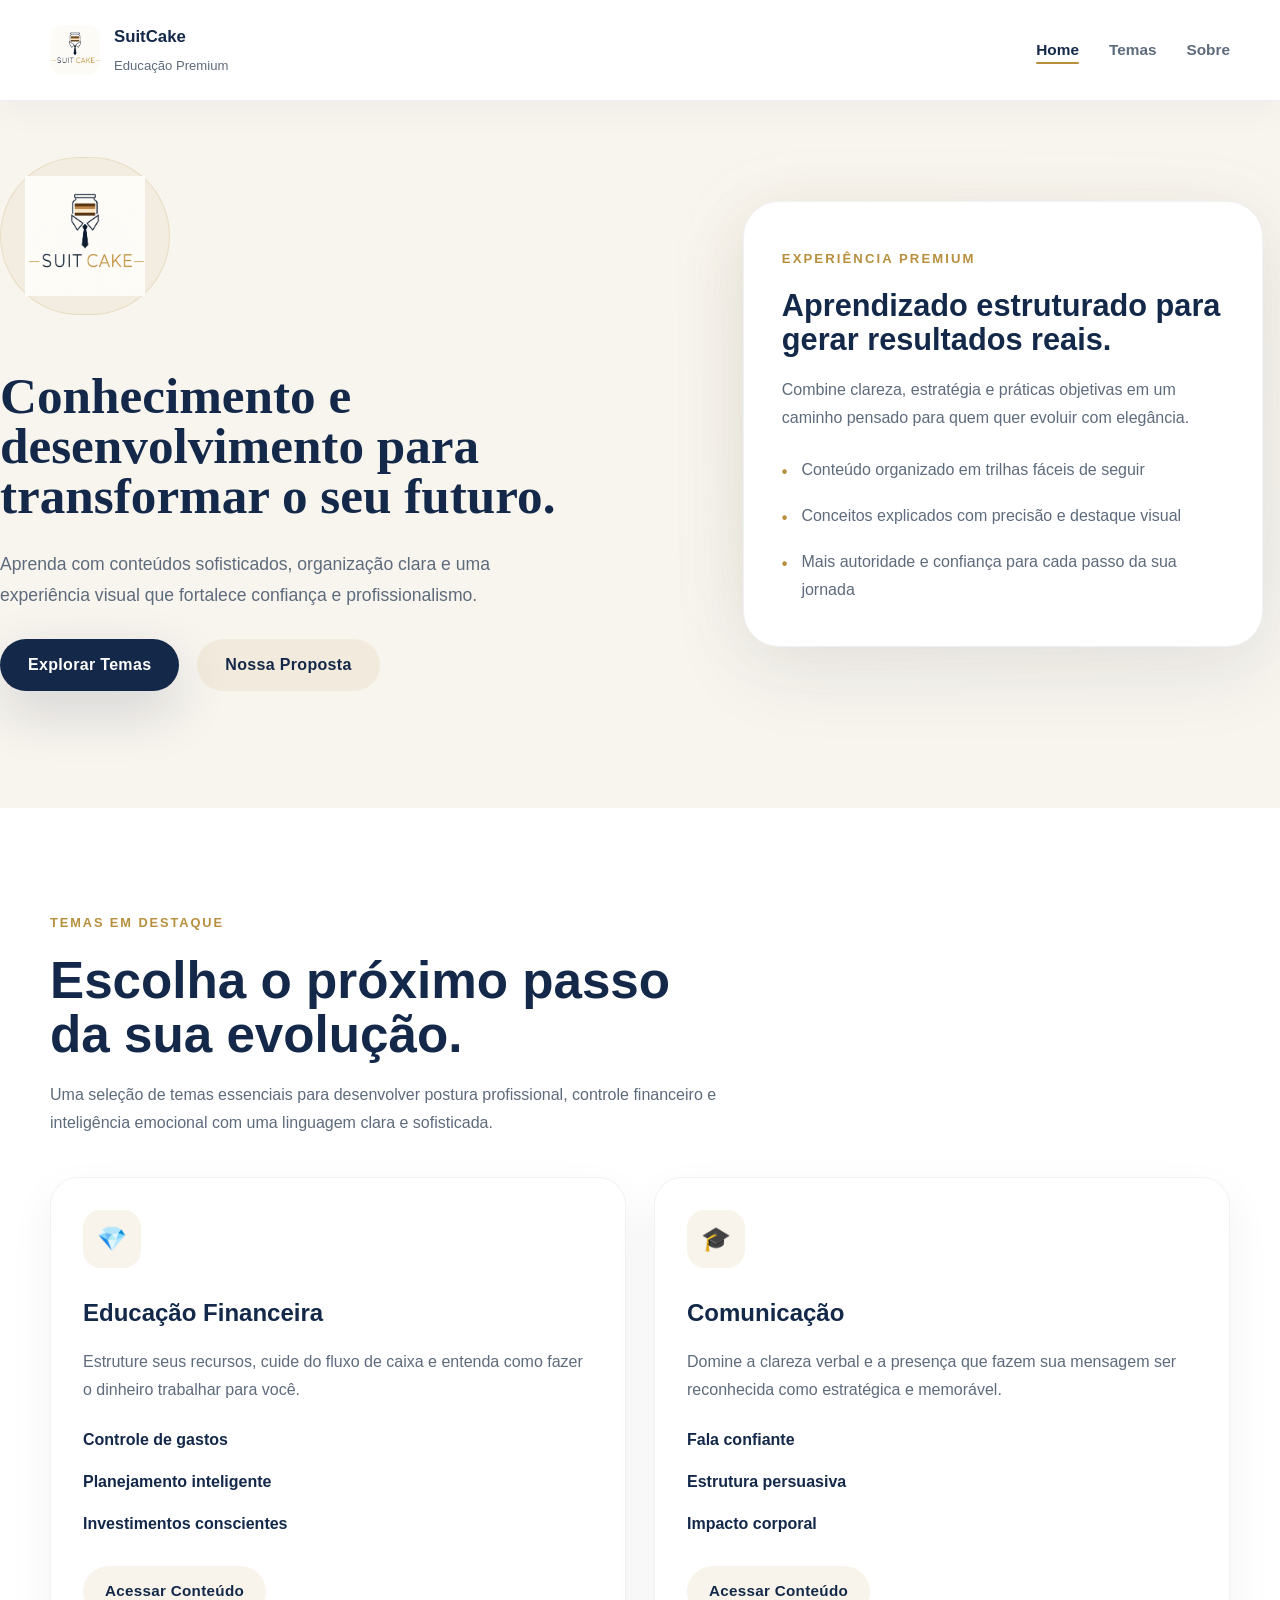
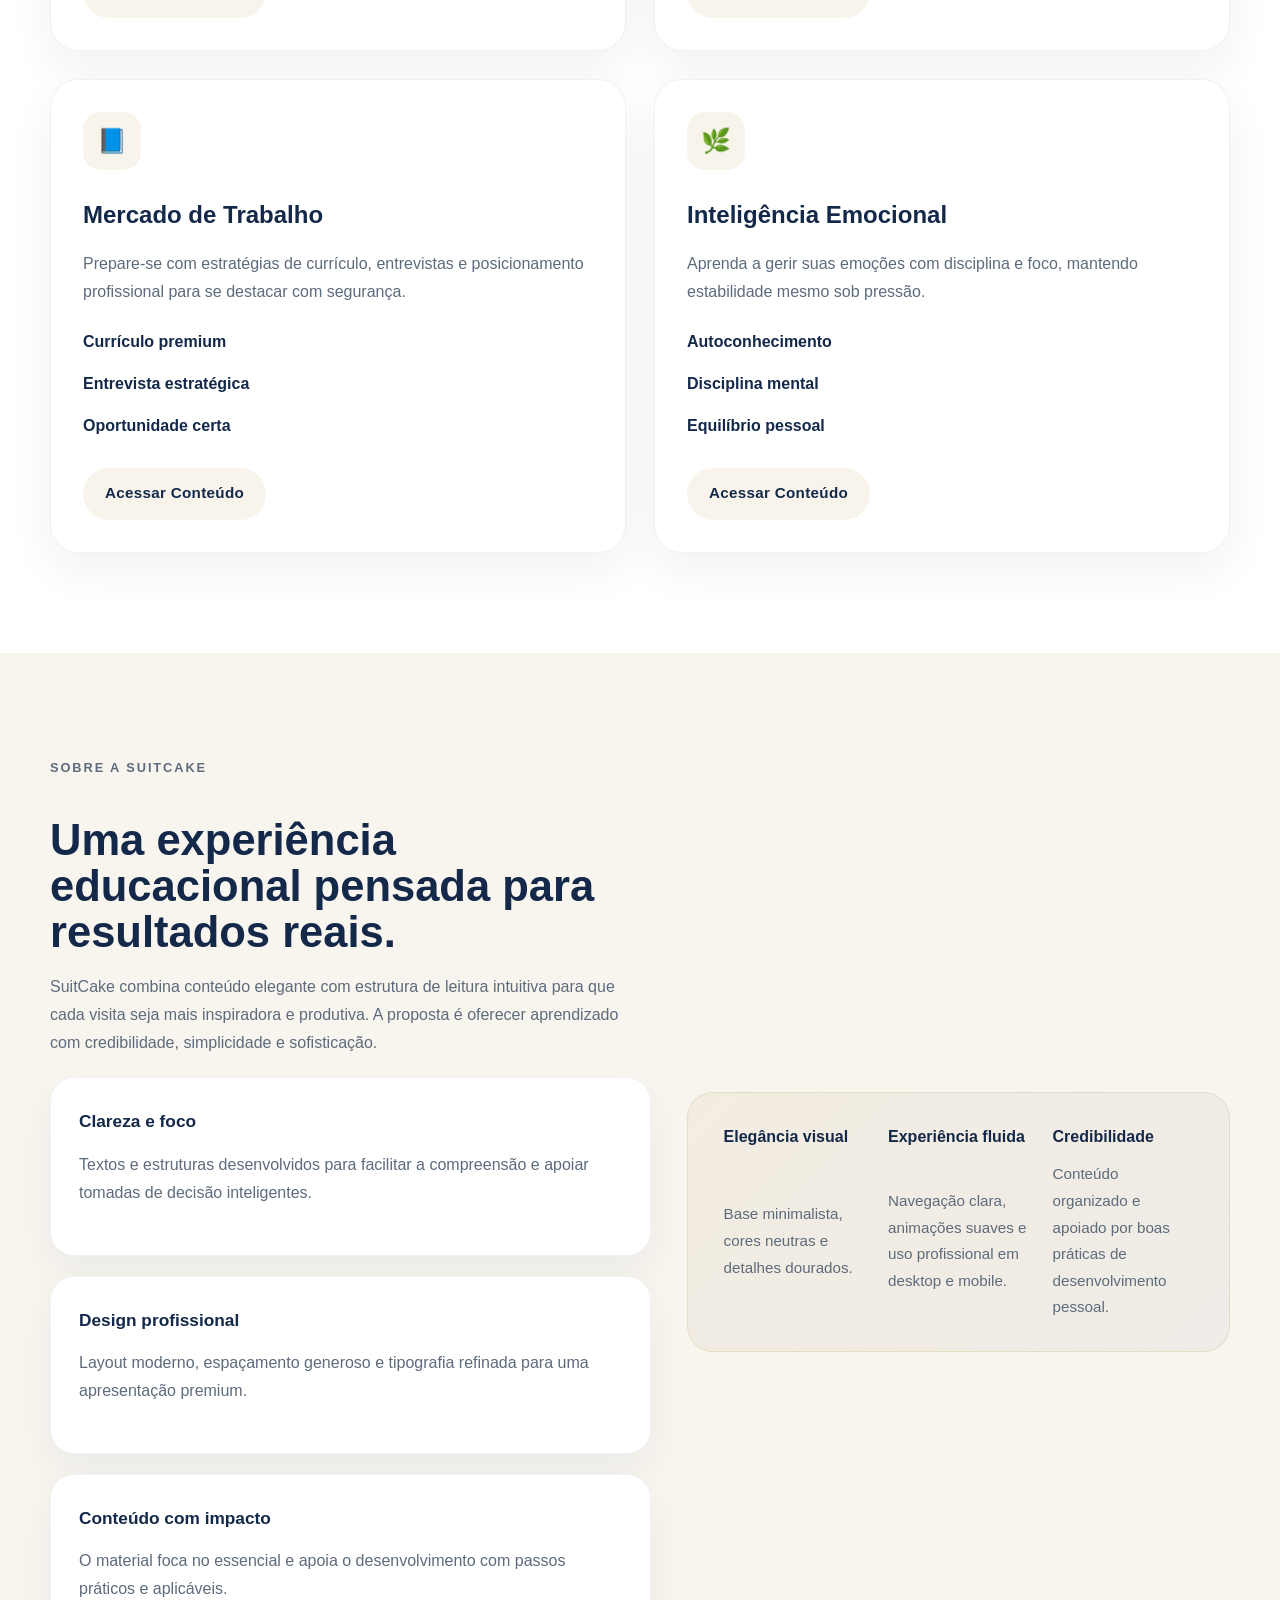
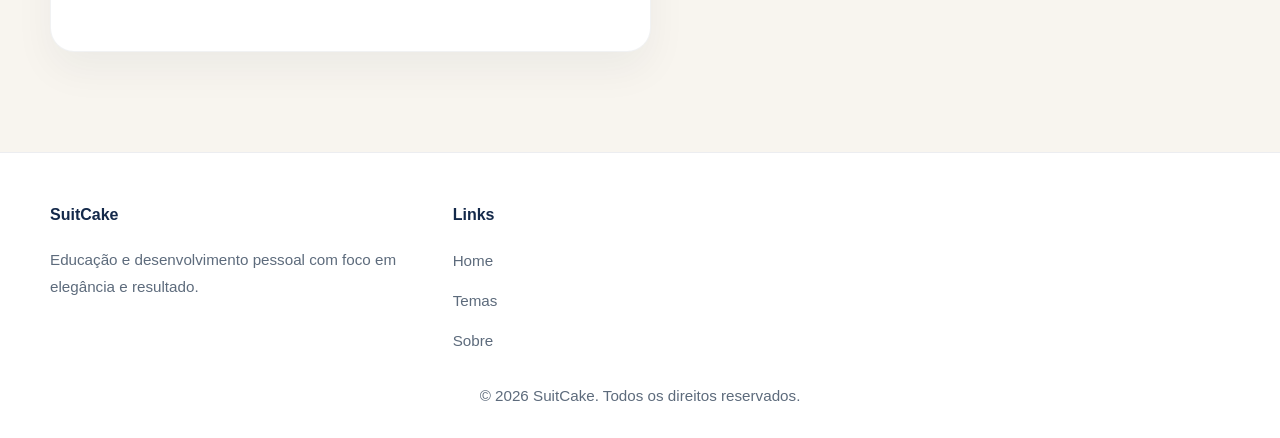
<file: index.html>
﻿<!DOCTYPE html>
<html lang="pt-BR">
<head>
    <meta charset="UTF-8">
    <meta name="viewport" content="width=device-width, initial-scale=1.0">
    <title>SuitCake - Educação e Desenvolvimento Pessoal</title>
    <link rel="stylesheet" href="style.css">
</head>
<body>
    <nav class="navbar">
        <div class="navbar-container">
            <div class="navbar-logo">
                <img src="imagem/logo-suitcake.jpeg" alt="SuitCake Logo" class="logo-image">
                <div class="logo-text">
                    <span class="site-name">SuitCake</span>
                    <span class="site-subtitle">Educação Premium</span>
                </div>
            </div>
            <div class="navbar-menu">
                <a href="index.html" class="nav-link active">Home</a>
                <a href="#temas" class="nav-link">Temas</a>
                <a href="#sobre" class="nav-link">Sobre</a>
            </div>
            <button class="hamburger" type="button" aria-label="Abrir menu">
                <span></span>
            </button>
        </div>
    </nav>

    <main>
        <section class="hero">
            <div class="hero-copy fade-item">
                <div class="hero-logo">
                    <img src="imagem/logo-suitcake.jpeg" alt="SuitCake" class="hero-logo-image">
                </div>
                <h1 class="hero-title">Conhecimento e desenvolvimento para transformar o seu futuro.</h1>
                <p class="hero-description">Aprenda com conteúdos sofisticados, organização clara e uma experiência visual que fortalece confiança e profissionalismo.</p>
                <div class="hero-actions">
                    <a href="#temas" class="btn btn-primary">Explorar Temas</a>
                    <a href="#sobre" class="btn btn-secondary">Nossa Proposta</a>
                </div>
            </div>
            <div class="hero-visual fade-item">
                <div class="hero-card">
                    <span class="hero-label">Experiência premium</span>
                    <h2>Aprendizado estruturado para gerar resultados reais.</h2>
                    <p>Combine clareza, estratégia e práticas objetivas em um caminho pensado para quem quer evoluir com elegância.</p>
                    <ul>
                        <li>Conteúdo organizado em trilhas fáceis de seguir</li>
                        <li>Conceitos explicados com precisão e destaque visual</li>
                        <li>Mais autoridade e confiança para cada passo da sua jornada</li>
                    </ul>
                </div>
            </div>
        </section>

        <section id="temas" class="section section-alt">
            <div class="container">
                <div class="section-header fade-item">
                    <p class="section-label">Temas em destaque</p>
                    <h2 class="section-title">Escolha o próximo passo da sua evolução.</h2>
                    <p class="section-text">Uma seleção de temas essenciais para desenvolver postura profissional, controle financeiro e inteligência emocional com uma linguagem clara e sofisticada.</p>
                </div>

                <div class="theme-grid">
                    <article class="theme-card fade-item">
                        <div class="theme-icon">💎</div>
                        <h3>Educação Financeira</h3>
                        <p>Estruture seus recursos, cuide do fluxo de caixa e entenda como fazer o dinheiro trabalhar para você.</p>
                        <div class="feature-list">
                            <span class="feature">Controle de gastos</span>
                            <span class="feature">Planejamento inteligente</span>
                            <span class="feature">Investimentos conscientes</span>
                        </div>
                        <a href="educacao-financeira.html" class="btn btn-secondary">Acessar Conteúdo</a>
                    </article>
                    <article class="theme-card fade-item">
                        <div class="theme-icon">🎓</div>
                        <h3>Comunicação</h3>
                        <p>Domine a clareza verbal e a presença que fazem sua mensagem ser reconhecida como estratégica e memorável.</p>
                        <div class="feature-list">
                            <span class="feature">Fala confiante</span>
                            <span class="feature">Estrutura persuasiva</span>
                            <span class="feature">Impacto corporal</span>
                        </div>
                        <a href="comunicacao.html" class="btn btn-secondary">Acessar Conteúdo</a>
                    </article>
                    <article class="theme-card fade-item">
                        <div class="theme-icon">📘</div>
                        <h3>Mercado de Trabalho</h3>
                        <p>Prepare-se com estratégias de currículo, entrevistas e posicionamento profissional para se destacar com segurança.</p>
                        <div class="feature-list">
                            <span class="feature">Currículo premium</span>
                            <span class="feature">Entrevista estratégica</span>
                            <span class="feature">Oportunidade certa</span>
                        </div>
                        <a href="mercado-trabalho.html" class="btn btn-secondary">Acessar Conteúdo</a>
                    </article>
                    <article class="theme-card fade-item">
                        <div class="theme-icon">🌿</div>
                        <h3>Inteligência Emocional</h3>
                        <p>Aprenda a gerir suas emoções com disciplina e foco, mantendo estabilidade mesmo sob pressão.</p>
                        <div class="feature-list">
                            <span class="feature">Autoconhecimento</span>
                            <span class="feature">Disciplina mental</span>
                            <span class="feature">Equilíbrio pessoal</span>
                        </div>
                        <a href="inteligencia-emocional.html" class="btn btn-secondary">Acessar Conteúdo</a>
                    </article>
                </div>
            </div>
        </section>

        <section id="sobre" class="section">
            <div class="container">
                <div class="about-grid fade-item">
                    <div class="about-copy">
                        <p class="section-label">Sobre a SuitCake</p>
                        <h2 class="section-title">Uma experiência educacional pensada para resultados reais.</h2>
                        <p class="section-text">SuitCake combina conteúdo elegante com estrutura de leitura intuitiva para que cada visita seja mais inspiradora e produtiva. A proposta é oferecer aprendizado com credibilidade, simplicidade e sofisticação.</p>
                        <div class="info-cards">
                            <div class="info-card">
                                <h4>Clareza e foco</h4>
                                <p>Textos e estruturas desenvolvidos para facilitar a compreensão e apoiar tomadas de decisão inteligentes.</p>
                            </div>
                            <div class="info-card">
                                <h4>Design profissional</h4>
                                <p>Layout moderno, espaçamento generoso e tipografia refinada para uma apresentação premium.</p>
                            </div>
                            <div class="info-card">
                                <h4>Conteúdo com impacto</h4>
                                <p>O material foca no essencial e apoia o desenvolvimento com passos práticos e aplicáveis.</p>
                            </div>
                        </div>
                    </div>
                    <div class="features-bar">
                        <div class="feature-pill">
                            <strong>Elegância visual</strong>
                            <span>Base minimalista, cores neutras e detalhes dourados.</span>
                        </div>
                        <div class="feature-pill">
                            <strong>Experiência fluida</strong>
                            <span>Navegação clara, animações suaves e uso profissional em desktop e mobile.</span>
                        </div>
                        <div class="feature-pill">
                            <strong>Credibilidade</strong>
                            <span>Conteúdo organizado e apoiado por boas práticas de desenvolvimento pessoal.</span>
                        </div>
                    </div>
                </div>
            </div>
        </section>
    </main>

    <footer class="footer">
        <div class="container">
            <div class="footer-content">
                <div class="footer-section">
                    <h4>SuitCake</h4>
                    <p>Educação e desenvolvimento pessoal com foco em elegância e resultado.</p>
                </div>
                <div class="footer-section">
                    <h4>Links</h4>
                    <ul>
                        <li><a href="index.html">Home</a></li>
                        <li><a href="#temas">Temas</a></li>
                        <li><a href="#sobre">Sobre</a></li>
                    </ul>
                </div>
            </div>
            <div class="footer-bottom">
                <p>&copy; 2026 SuitCake. Todos os direitos reservados.</p>
            </div>
        </div>
    </footer>

    <script src="script.js"></script>
</body>
</html>
</file>
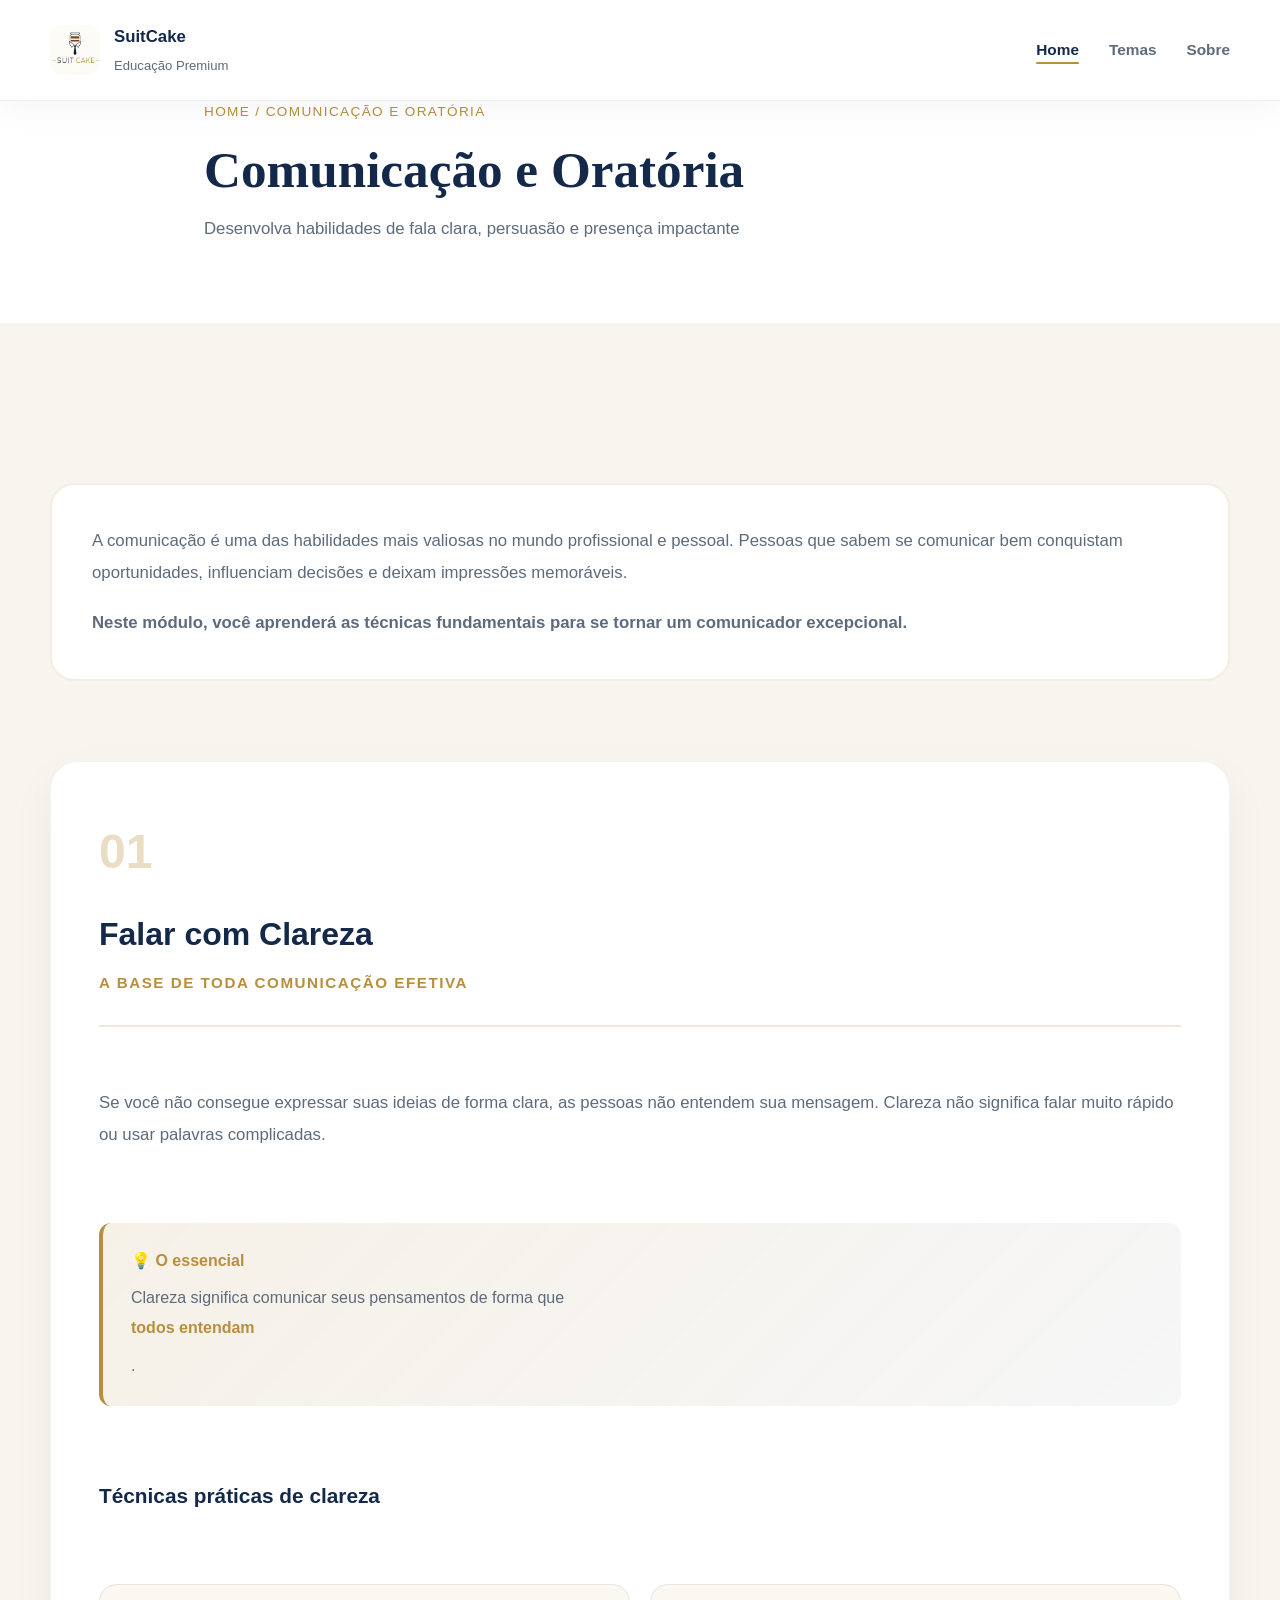
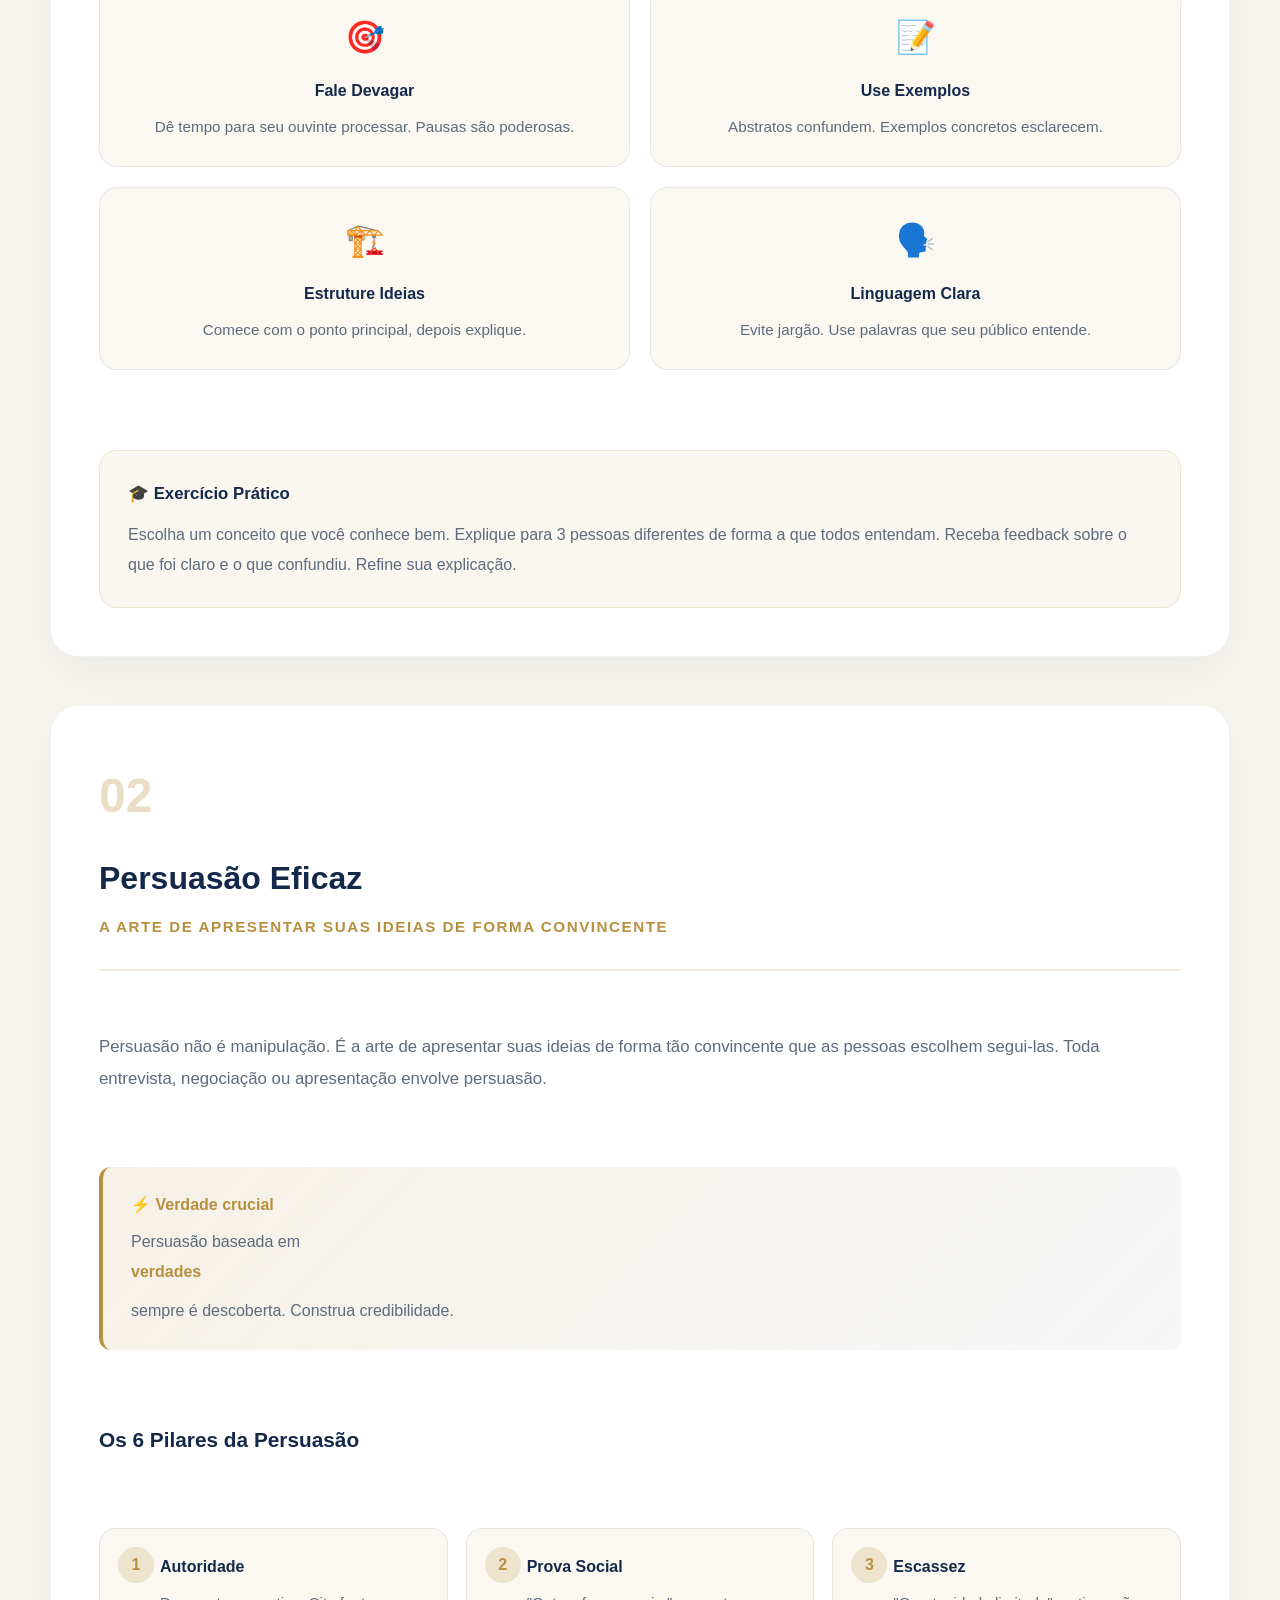
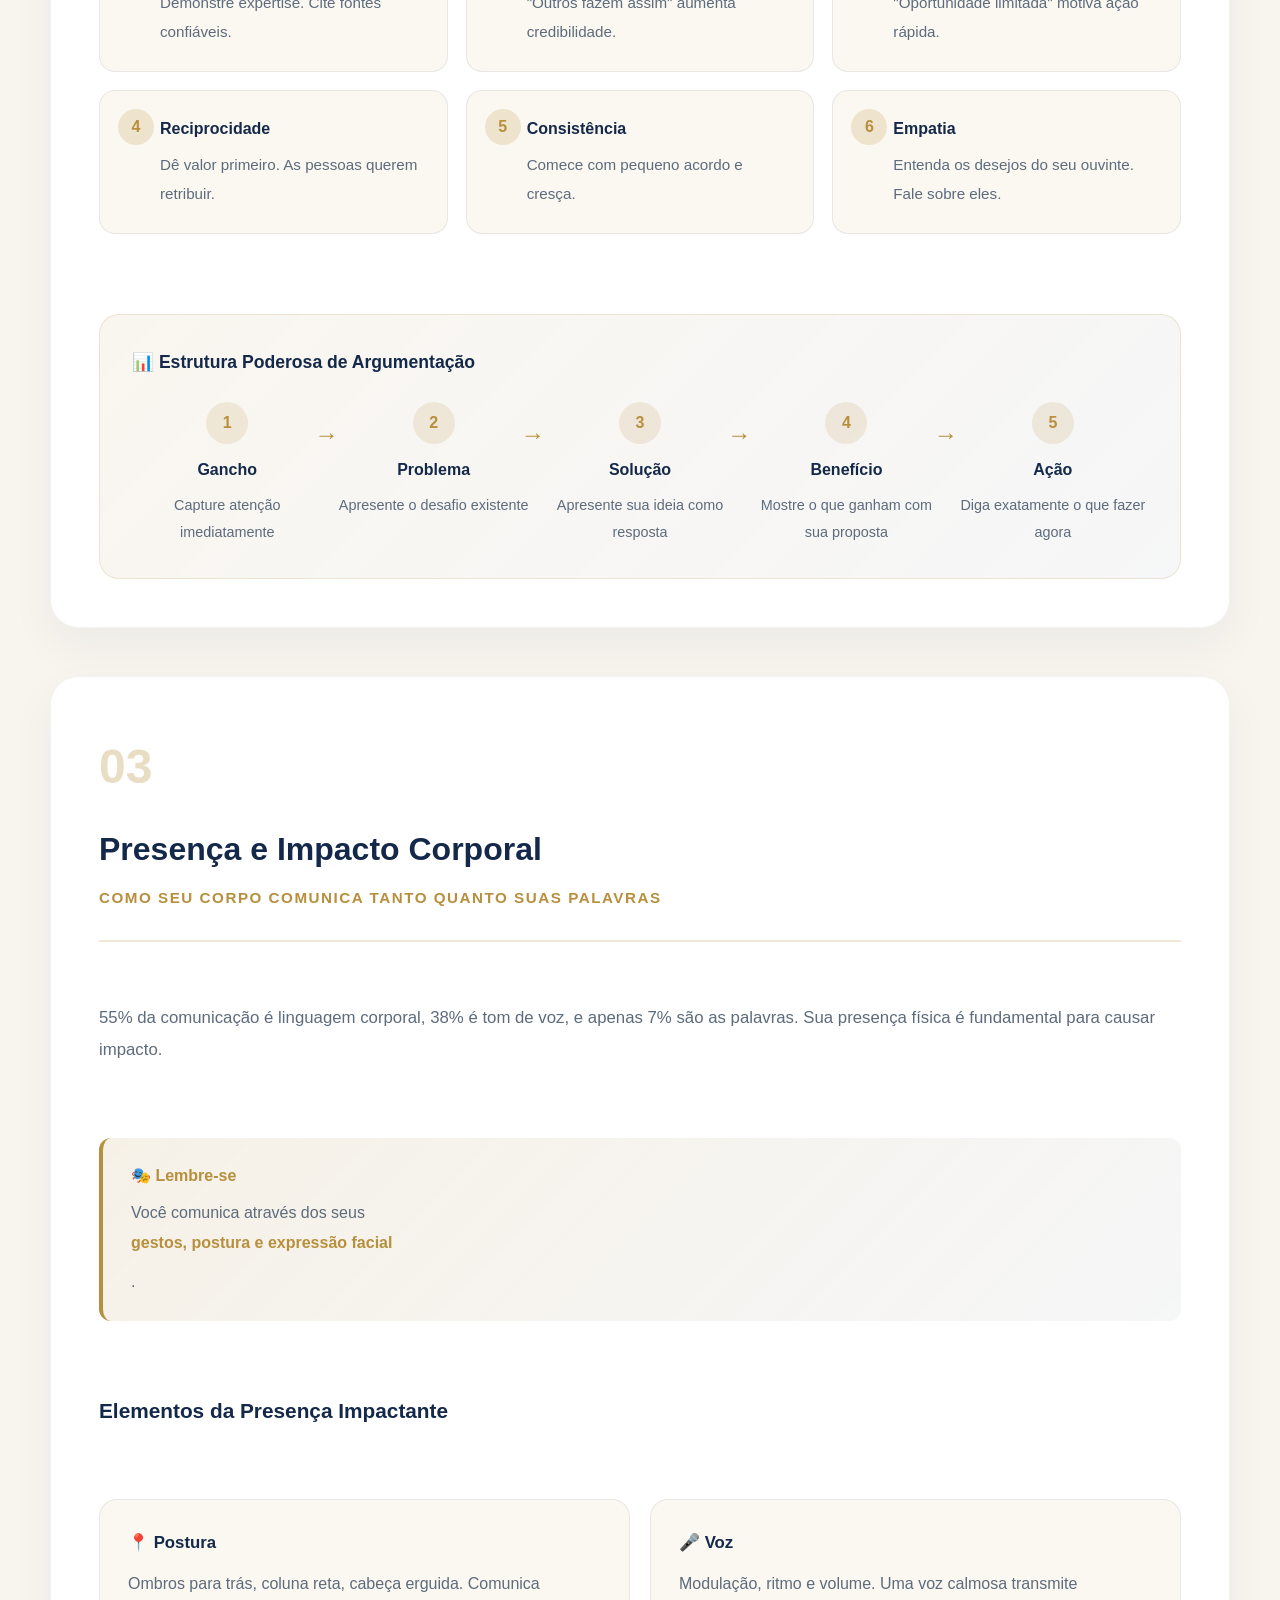
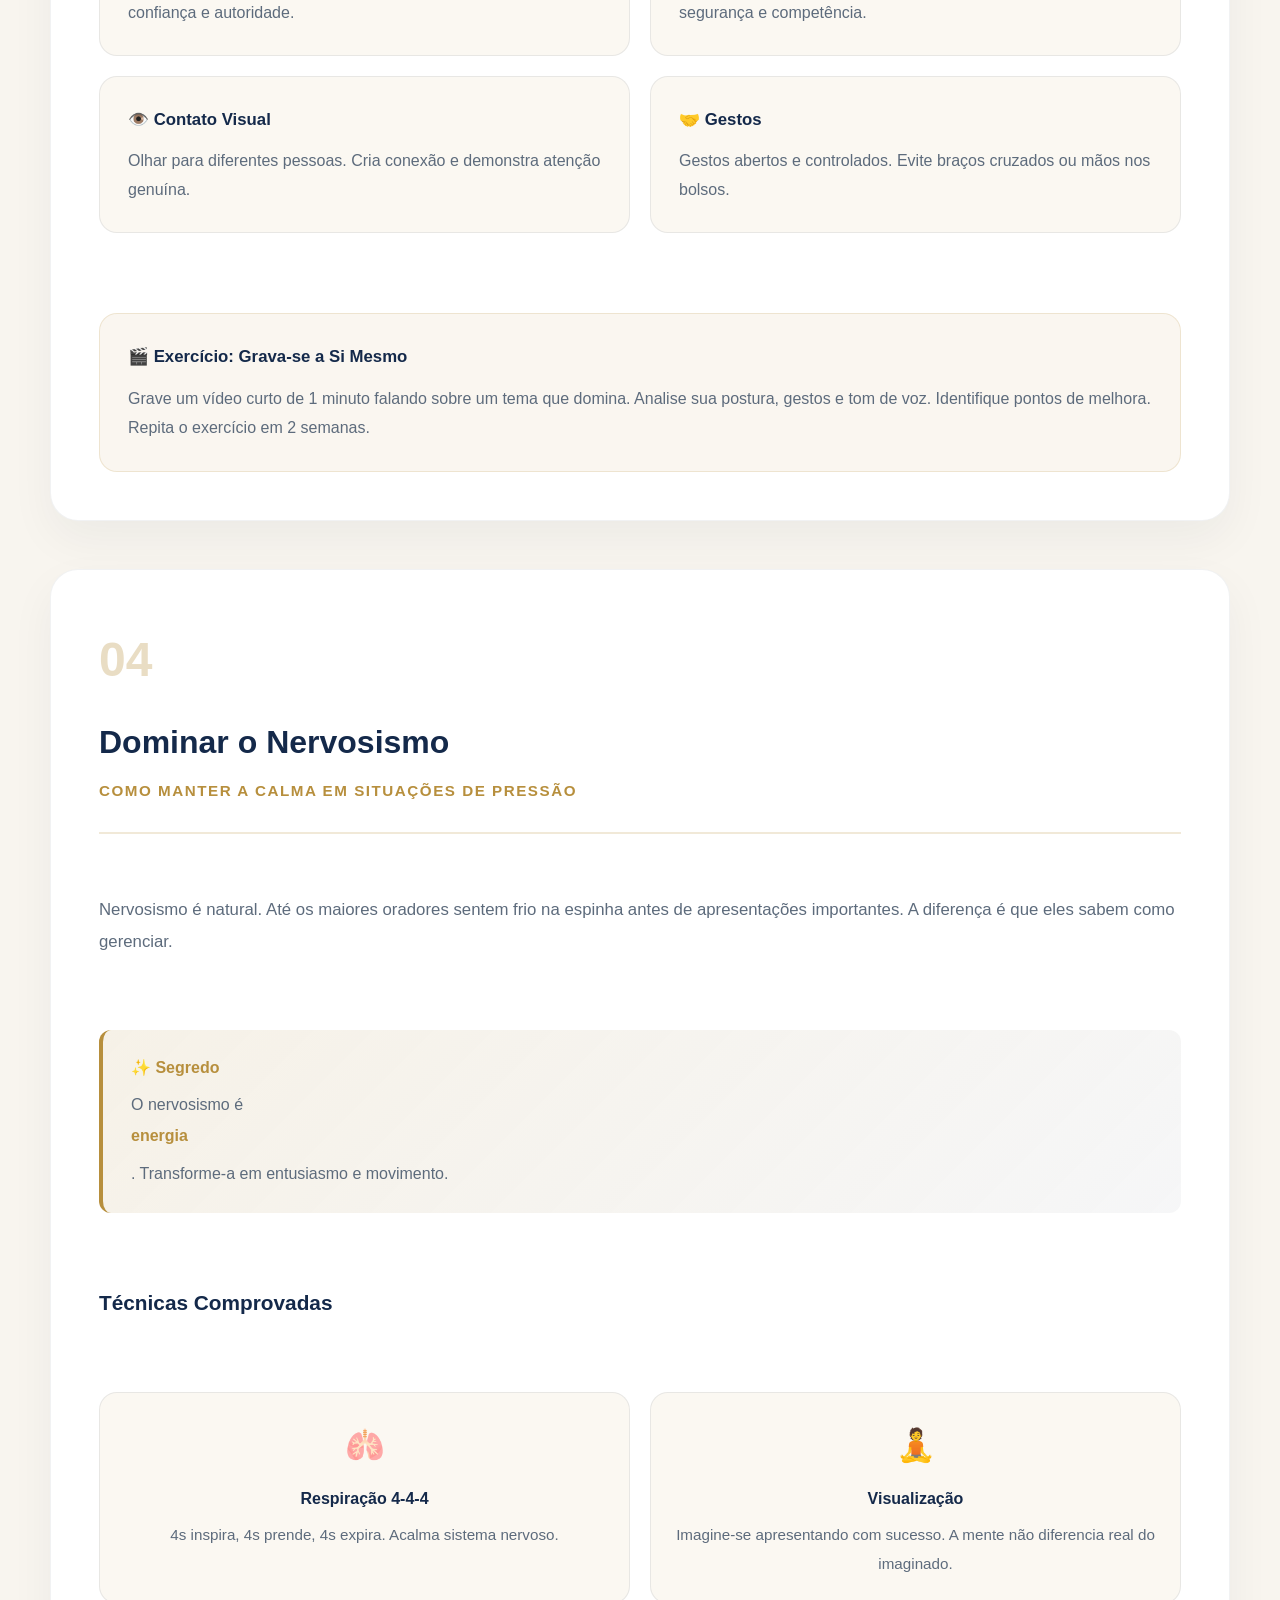
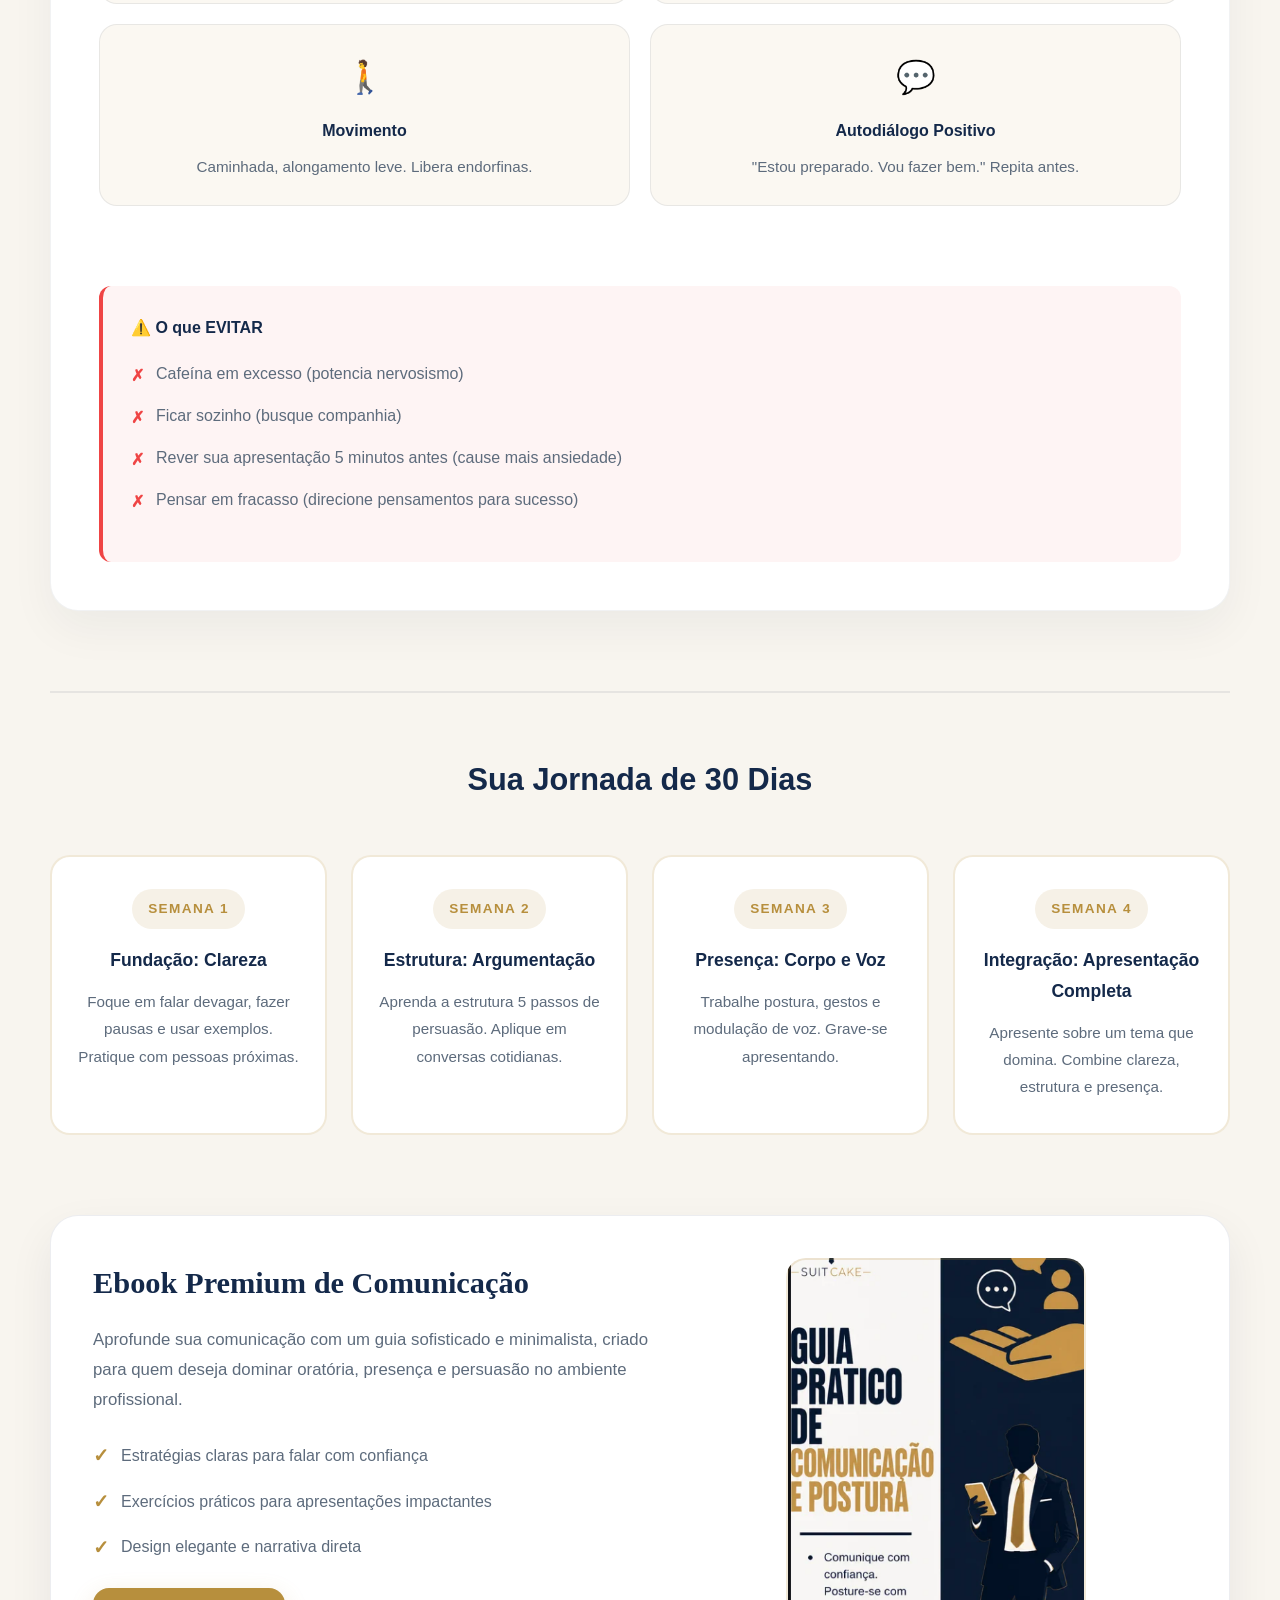
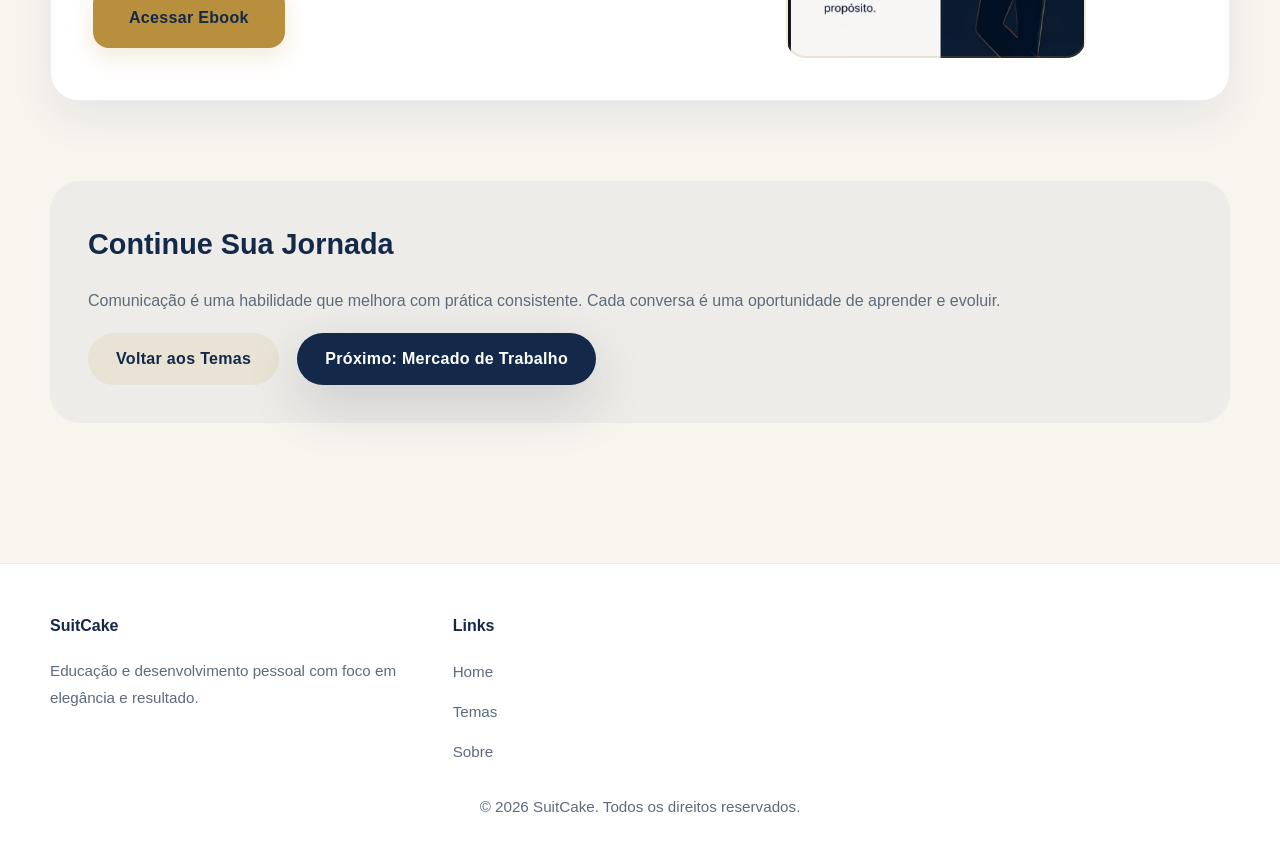
<file: comunicacao.html>
﻿<!DOCTYPE html>
<html lang="pt-BR">
<head>
    <meta charset="UTF-8">
    <meta name="viewport" content="width=device-width, initial-scale=1.0">
    <title>Comunicação e Oratória - SuitCake</title>
    <link rel="stylesheet" href="style.css">
</head>
<body>
    <nav class="navbar">
        <div class="navbar-container">
            <div class="navbar-logo">
                <img src="imagem/logo-suitcake.jpeg" alt="SuitCake Logo" class="logo-image">
                <div class="logo-text">
                    <span class="site-name">SuitCake</span>
                    <span class="site-subtitle">Educação Premium</span>
                </div>
            </div>
            <div class="navbar-menu">
                <a href="index.html" class="nav-link">Home</a>
                <a href="index.html#temas" class="nav-link">Temas</a>
                <a href="index.html#sobre" class="nav-link">Sobre</a>
            </div>
            <button class="hamburger" type="button" aria-label="Abrir menu">
                <span></span>
            </button>
        </div>
    </nav>

    <main>
        <section class="tema-header fade-item">
            <div class="tema-header-content">
                <div class="tema-breadcrumb">Home / Comunicação e Oratória</div>
                <h1 class="tema-title">Comunicação e Oratória</h1>
                <p class="tema-subtitle">Desenvolva habilidades de fala clara, persuasão e presença impactante</p>
            </div>
        </section>

        <section class="tema-content">
            <div class="container">
                <div class="intro-section fade-item">
                    <div class="intro-card">
                        <p class="intro-text">A comunicação é uma das habilidades mais valiosas no mundo profissional e pessoal. Pessoas que sabem se comunicar bem conquistam oportunidades, influenciam decisões e deixam impressões memoráveis.</p>
                        <p class="intro-highlight">Neste módulo, você aprenderá as técnicas fundamentais para se tornar um comunicador excepcional.</p>
                    </div>
                </div>

                <div class="modules-section">
                    <!-- Módulo 1: Falar com Clareza -->
                    <div class="module-card fade-item">
                        <div class="module-header">
                            <div class="module-number">01</div>
                            <h2 class="module-title">Falar com Clareza</h2>
                            <p class="module-subtitle">A base de toda comunicação efetiva</p>
                        </div>
                        <div class="module-body">
                            <p class="module-intro">Se você não consegue expressar suas ideias de forma clara, as pessoas não entendem sua mensagem. Clareza não significa falar muito rápido ou usar palavras complicadas.</p>
                            <div class="highlight-tip">
                                <strong>💡 O essencial</strong>
                                <p>Clareza significa comunicar seus pensamentos de forma que <strong>todos entendam</strong>.</p>
                            </div>
                            <h3>Técnicas práticas de clareza</h3>
                            <div class="techniques-grid">
                                <div class="technique-card">
                                    <span class="technique-icon">🎯</span>
                                    <h4>Fale Devagar</h4>
                                    <p>Dê tempo para seu ouvinte processar. Pausas são poderosas.</p>
                                </div>
                                <div class="technique-card">
                                    <span class="technique-icon">📝</span>
                                    <h4>Use Exemplos</h4>
                                    <p>Abstratos confundem. Exemplos concretos esclarecem.</p>
                                </div>
                                <div class="technique-card">
                                    <span class="technique-icon">🏗️</span>
                                    <h4>Estruture Ideias</h4>
                                    <p>Comece com o ponto principal, depois explique.</p>
                                </div>
                                <div class="technique-card">
                                    <span class="technique-icon">🗣️</span>
                                    <h4>Linguagem Clara</h4>
                                    <p>Evite jargão. Use palavras que seu público entende.</p>
                                </div>
                            </div>
                            <div class="practice-box">
                                <h4>🎓 Exercício Prático</h4>
                                <p>Escolha um conceito que você conhece bem. Explique para 3 pessoas diferentes de forma a que todos entendam. Receba feedback sobre o que foi claro e o que confundiu. Refine sua explicação.</p>
                            </div>
                        </div>
                    </div>

                    <!-- Módulo 2: Técnicas de Persuasão -->
                    <div class="module-card fade-item">
                        <div class="module-header">
                            <div class="module-number">02</div>
                            <h2 class="module-title">Persuasão Eficaz</h2>
                            <p class="module-subtitle">A arte de apresentar suas ideias de forma convincente</p>
                        </div>
                        <div class="module-body">
                            <p class="module-intro">Persuasão não é manipulação. É a arte de apresentar suas ideias de forma tão convincente que as pessoas escolhem segui-las. Toda entrevista, negociação ou apresentação envolve persuasão.</p>
                            <div class="highlight-tip">
                                <strong>⚡ Verdade crucial</strong>
                                <p>Persuasão baseada em <strong>verdades</strong> sempre é descoberta. Construa credibilidade.</p>
                            </div>
                            <h3>Os 6 Pilares da Persuasão</h3>
                            <div class="pillars-grid">
                                <div class="pillar-item">
                                    <span class="pillar-number">1</span>
                                    <strong>Autoridade</strong>
                                    <p>Demonstre expertise. Cite fontes confiáveis.</p>
                                </div>
                                <div class="pillar-item">
                                    <span class="pillar-number">2</span>
                                    <strong>Prova Social</strong>
                                    <p>"Outros fazem assim" aumenta credibilidade.</p>
                                </div>
                                <div class="pillar-item">
                                    <span class="pillar-number">3</span>
                                    <strong>Escassez</strong>
                                    <p>"Oportunidade limitada" motiva ação rápida.</p>
                                </div>
                                <div class="pillar-item">
                                    <span class="pillar-number">4</span>
                                    <strong>Reciprocidade</strong>
                                    <p>Dê valor primeiro. As pessoas querem retribuir.</p>
                                </div>
                                <div class="pillar-item">
                                    <span class="pillar-number">5</span>
                                    <strong>Consistência</strong>
                                    <p>Comece com pequeno acordo e cresça.</p>
                                </div>
                                <div class="pillar-item">
                                    <span class="pillar-number">6</span>
                                    <strong>Empatia</strong>
                                    <p>Entenda os desejos do seu ouvinte. Fale sobre eles.</p>
                                </div>
                            </div>
                            <div class="structure-box">
                                <h4>📊 Estrutura Poderosa de Argumentação</h4>
                                <div class="structure-steps">
                                    <div class="step">
                                        <span class="step-num">1</span>
                                        <strong>Gancho</strong>
                                        <p>Capture atenção imediatamente</p>
                                    </div>
                                    <div class="step">
                                        <span class="step-num">2</span>
                                        <strong>Problema</strong>
                                        <p>Apresente o desafio existente</p>
                                    </div>
                                    <div class="step">
                                        <span class="step-num">3</span>
                                        <strong>Solução</strong>
                                        <p>Apresente sua ideia como resposta</p>
                                    </div>
                                    <div class="step">
                                        <span class="step-num">4</span>
                                        <strong>Benefício</strong>
                                        <p>Mostre o que ganham com sua proposta</p>
                                    </div>
                                    <div class="step">
                                        <span class="step-num">5</span>
                                        <strong>Ação</strong>
                                        <p>Diga exatamente o que fazer agora</p>
                                    </div>
                                </div>
                            </div>
                        </div>
                    </div>

                    <!-- Módulo 3: Presença Pública -->
                    <div class="module-card fade-item">
                        <div class="module-header">
                            <div class="module-number">03</div>
                            <h2 class="module-title">Presença e Impacto Corporal</h2>
                            <p class="module-subtitle">Como seu corpo comunica tanto quanto suas palavras</p>
                        </div>
                        <div class="module-body">
                            <p class="module-intro">55% da comunicação é linguagem corporal, 38% é tom de voz, e apenas 7% são as palavras. Sua presença física é fundamental para causar impacto.</p>
                            <div class="highlight-tip">
                                <strong>🎭 Lembre-se</strong>
                                <p>Você comunica através dos seus <strong>gestos, postura e expressão facial</strong>.</p>
                            </div>
                            <h3>Elementos da Presença Impactante</h3>
                            <div class="presence-items">
                                <div class="presence-card">
                                    <h4>📍 Postura</h4>
                                    <p>Ombros para trás, coluna reta, cabeça erguida. Comunica confiança e autoridade.</p>
                                </div>
                                <div class="presence-card">
                                    <h4>🎤 Voz</h4>
                                    <p>Modulação, ritmo e volume. Uma voz calmosa transmite segurança e competência.</p>
                                </div>
                                <div class="presence-card">
                                    <h4>👁️ Contato Visual</h4>
                                    <p>Olhar para diferentes pessoas. Cria conexão e demonstra atenção genuína.</p>
                                </div>
                                <div class="presence-card">
                                    <h4>🤝 Gestos</h4>
                                    <p>Gestos abertos e controlados. Evite braços cruzados ou mãos nos bolsos.</p>
                                </div>
                            </div>
                            <div class="practice-box">
                                <h4>🎬 Exercício: Grava-se a Si Mesmo</h4>
                                <p>Grave um vídeo curto de 1 minuto falando sobre um tema que domina. Analise sua postura, gestos e tom de voz. Identifique pontos de melhora. Repita o exercício em 2 semanas.</p>
                            </div>
                        </div>
                    </div>

                    <!-- Módulo 4: Controle do Nervosismo -->
                    <div class="module-card fade-item">
                        <div class="module-header">
                            <div class="module-number">04</div>
                            <h2 class="module-title">Dominar o Nervosismo</h2>
                            <p class="module-subtitle">Como manter a calma em situações de pressão</p>
                        </div>
                        <div class="module-body">
                            <p class="module-intro">Nervosismo é natural. Até os maiores oradores sentem frio na espinha antes de apresentações importantes. A diferença é que eles sabem como gerenciar.</p>
                            <div class="highlight-tip">
                                <strong>✨ Segredo</strong>
                                <p>O nervosismo é <strong>energia</strong>. Transforme-a em entusiasmo e movimento.</p>
                            </div>
                            <h3>Técnicas Comprovadas</h3>
                            <div class="techniques-grid">
                                <div class="technique-card">
                                    <span class="technique-icon">🫁</span>
                                    <h4>Respiração 4-4-4</h4>
                                    <p>4s inspira, 4s prende, 4s expira. Acalma sistema nervoso.</p>
                                </div>
                                <div class="technique-card">
                                    <span class="technique-icon">🧘</span>
                                    <h4>Visualização</h4>
                                    <p>Imagine-se apresentando com sucesso. A mente não diferencia real do imaginado.</p>
                                </div>
                                <div class="technique-card">
                                    <span class="technique-icon">🚶</span>
                                    <h4>Movimento</h4>
                                    <p>Caminhada, alongamento leve. Libera endorfinas.</p>
                                </div>
                                <div class="technique-card">
                                    <span class="technique-icon">💬</span>
                                    <h4>Autodiálogo Positivo</h4>
                                    <p>"Estou preparado. Vou fazer bem." Repita antes.</p>
                                </div>
                            </div>
                            <div class="warning-box">
                                <h4>⚠️ O que EVITAR</h4>
                                <ul>
                                    <li>Cafeína em excesso (potencia nervosismo)</li>
                                    <li>Ficar sozinho (busque companhia)</li>
                                    <li>Rever sua apresentação 5 minutos antes (cause mais ansiedade)</li>
                                    <li>Pensar em fracasso (direcione pensamentos para sucesso)</li>
                                </ul>
                            </div>
                        </div>
                    </div>
                </div>

                <div class="learning-path fade-item">
                    <h2>Sua Jornada de 30 Dias</h2>
                    <div class="path-timeline">
                        <div class="timeline-item">
                            <span class="timeline-week">Semana 1</span>
                            <h4>Fundação: Clareza</h4>
                            <p>Foque em falar devagar, fazer pausas e usar exemplos. Pratique com pessoas próximas.</p>
                        </div>
                        <div class="timeline-item">
                            <span class="timeline-week">Semana 2</span>
                            <h4>Estrutura: Argumentação</h4>
                            <p>Aprenda a estrutura 5 passos de persuasão. Aplique em conversas cotidianas.</p>
                        </div>
                        <div class="timeline-item">
                            <span class="timeline-week">Semana 3</span>
                            <h4>Presença: Corpo e Voz</h4>
                            <p>Trabalhe postura, gestos e modulação de voz. Grave-se apresentando.</p>
                        </div>
                        <div class="timeline-item">
                            <span class="timeline-week">Semana 4</span>
                            <h4>Integração: Apresentação Completa</h4>
                            <p>Apresente sobre um tema que domina. Combine clareza, estrutura e presença.</p>
                        </div>
                    </div>
                </div>

                <div class="ebook-section fade-item">
                    <div class="ebook-card">
                        <div class="ebook-content">
                            <h3 class="ebook-title">Ebook Premium de Comunicação</h3>
                            <p class="ebook-description">Aprofunde sua comunicação com um guia sofisticado e minimalista, criado para quem deseja dominar oratória, presença e persuasão no ambiente profissional.</p>
                            <ul class="ebook-features">
                                <li>Estratégias claras para falar com confiança</li>
                                <li>Exercícios práticos para apresentações impactantes</li>
                                <li>Design elegante e narrativa direta</li>
                            </ul>
                            <div class="ebook-actions">
                                <a href="https://www.canva.com/design/DAHKm1h9M2U/vyfUexCPaHAdufHA091q9Q/edit" target="_blank" rel="noopener noreferrer" class="btn btn-ebook">Acessar Ebook</a>
                            </div>
                        </div>
                        <div class="ebook-visual">
                            <div class="ebook-mockup ebook-cover-comunicacao"></div>
                        </div>
                    </div>
                </div>

                <div class="cta-final fade-item">
                    <h3>Continue Sua Jornada</h3>
                    <p>Comunicação é uma habilidade que melhora com prática consistente. Cada conversa é uma oportunidade de aprender e evoluir.</p>
                    <div class="hero-actions">
                        <a href="index.html#temas" class="btn btn-secondary">Voltar aos Temas</a>
                        <a href="mercado-trabalho.html" class="btn btn-primary">Próximo: Mercado de Trabalho</a>
                    </div>
                </div>
            </div>
        </section>
    </main>

    <footer class="footer">
        <div class="container">
            <div class="footer-content">
                <div class="footer-section">
                    <h4>SuitCake</h4>
                    <p>Educação e desenvolvimento pessoal com foco em elegância e resultado.</p>
                </div>
                <div class="footer-section">
                    <h4>Links</h4>
                    <ul>
                        <li><a href="index.html">Home</a></li>
                        <li><a href="index.html#temas">Temas</a></li>
                        <li><a href="index.html#sobre">Sobre</a></li>
                    </ul>
                </div>
            </div>
            <div class="footer-bottom">
                <p>&copy; 2026 SuitCake. Todos os direitos reservados.</p>
            </div>
        </div>
    </footer>

    <script src="script.js"></script>
</body>
</html>
</file>
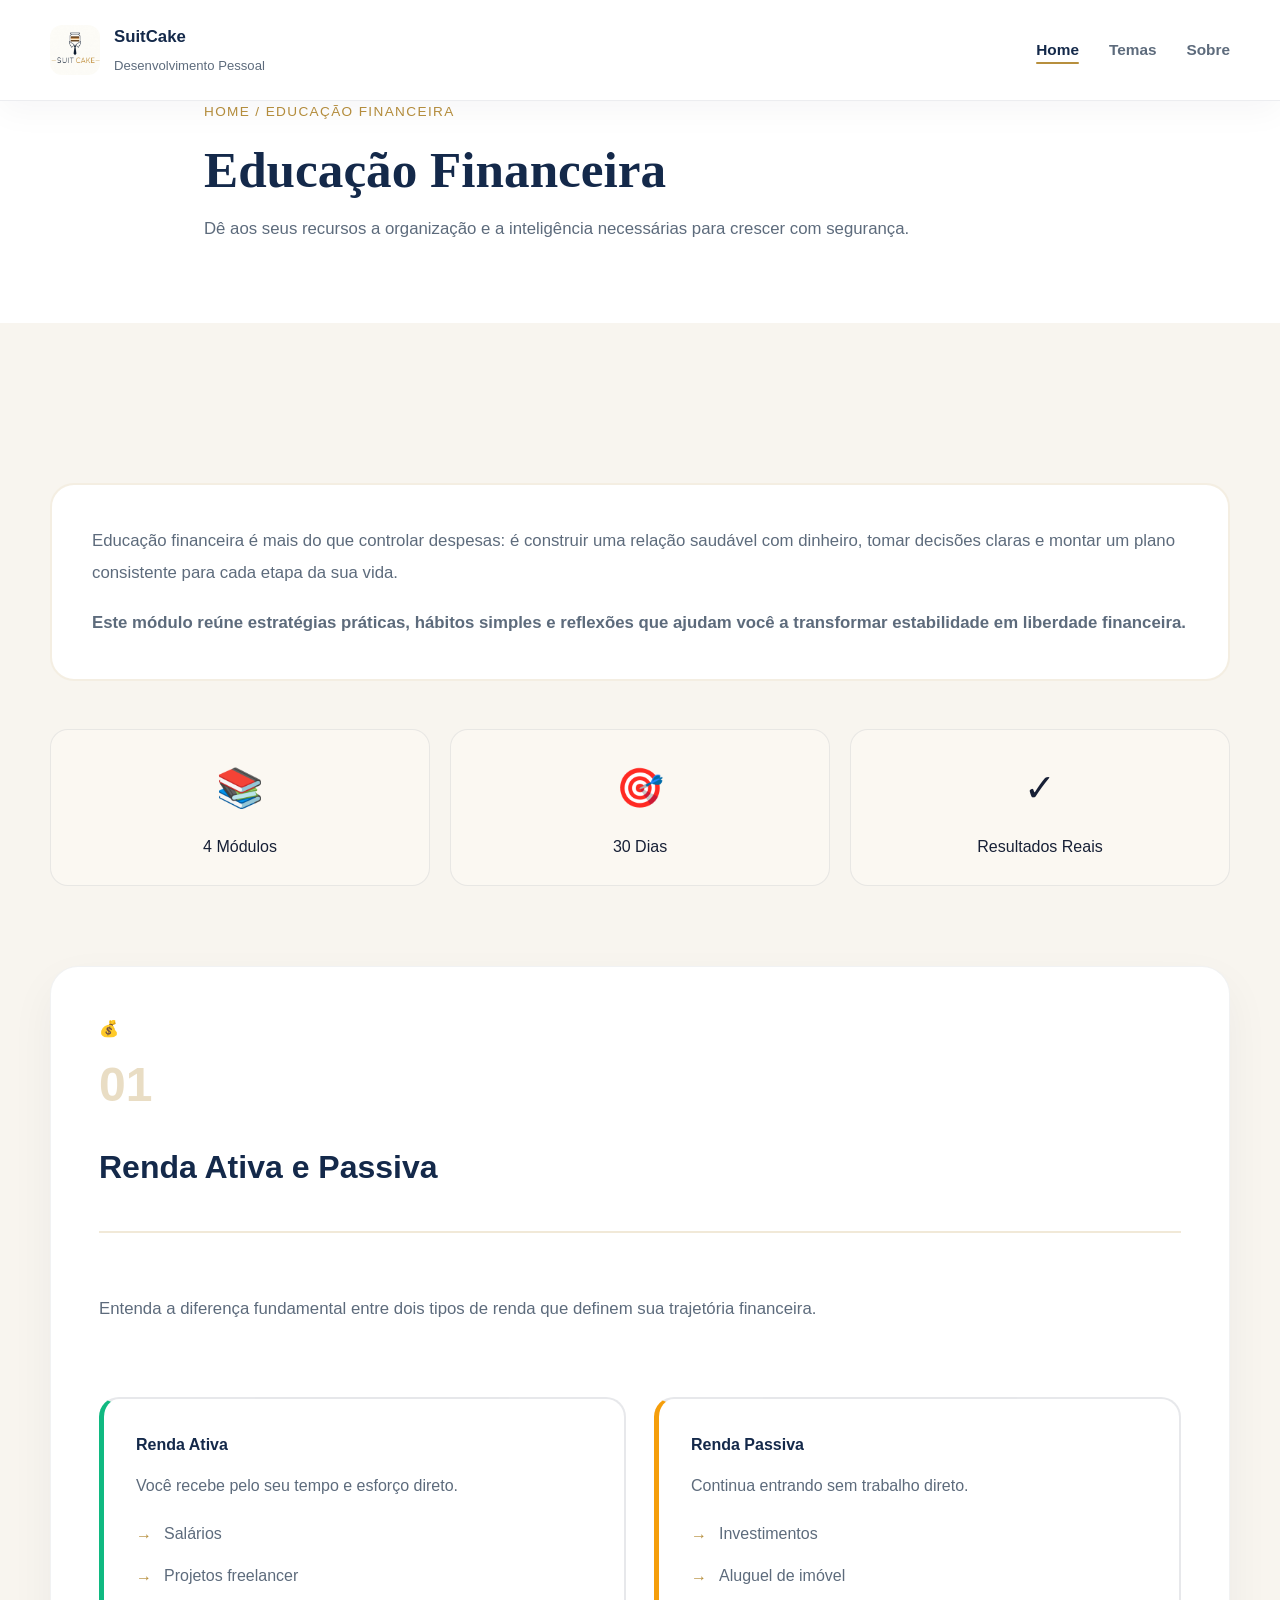
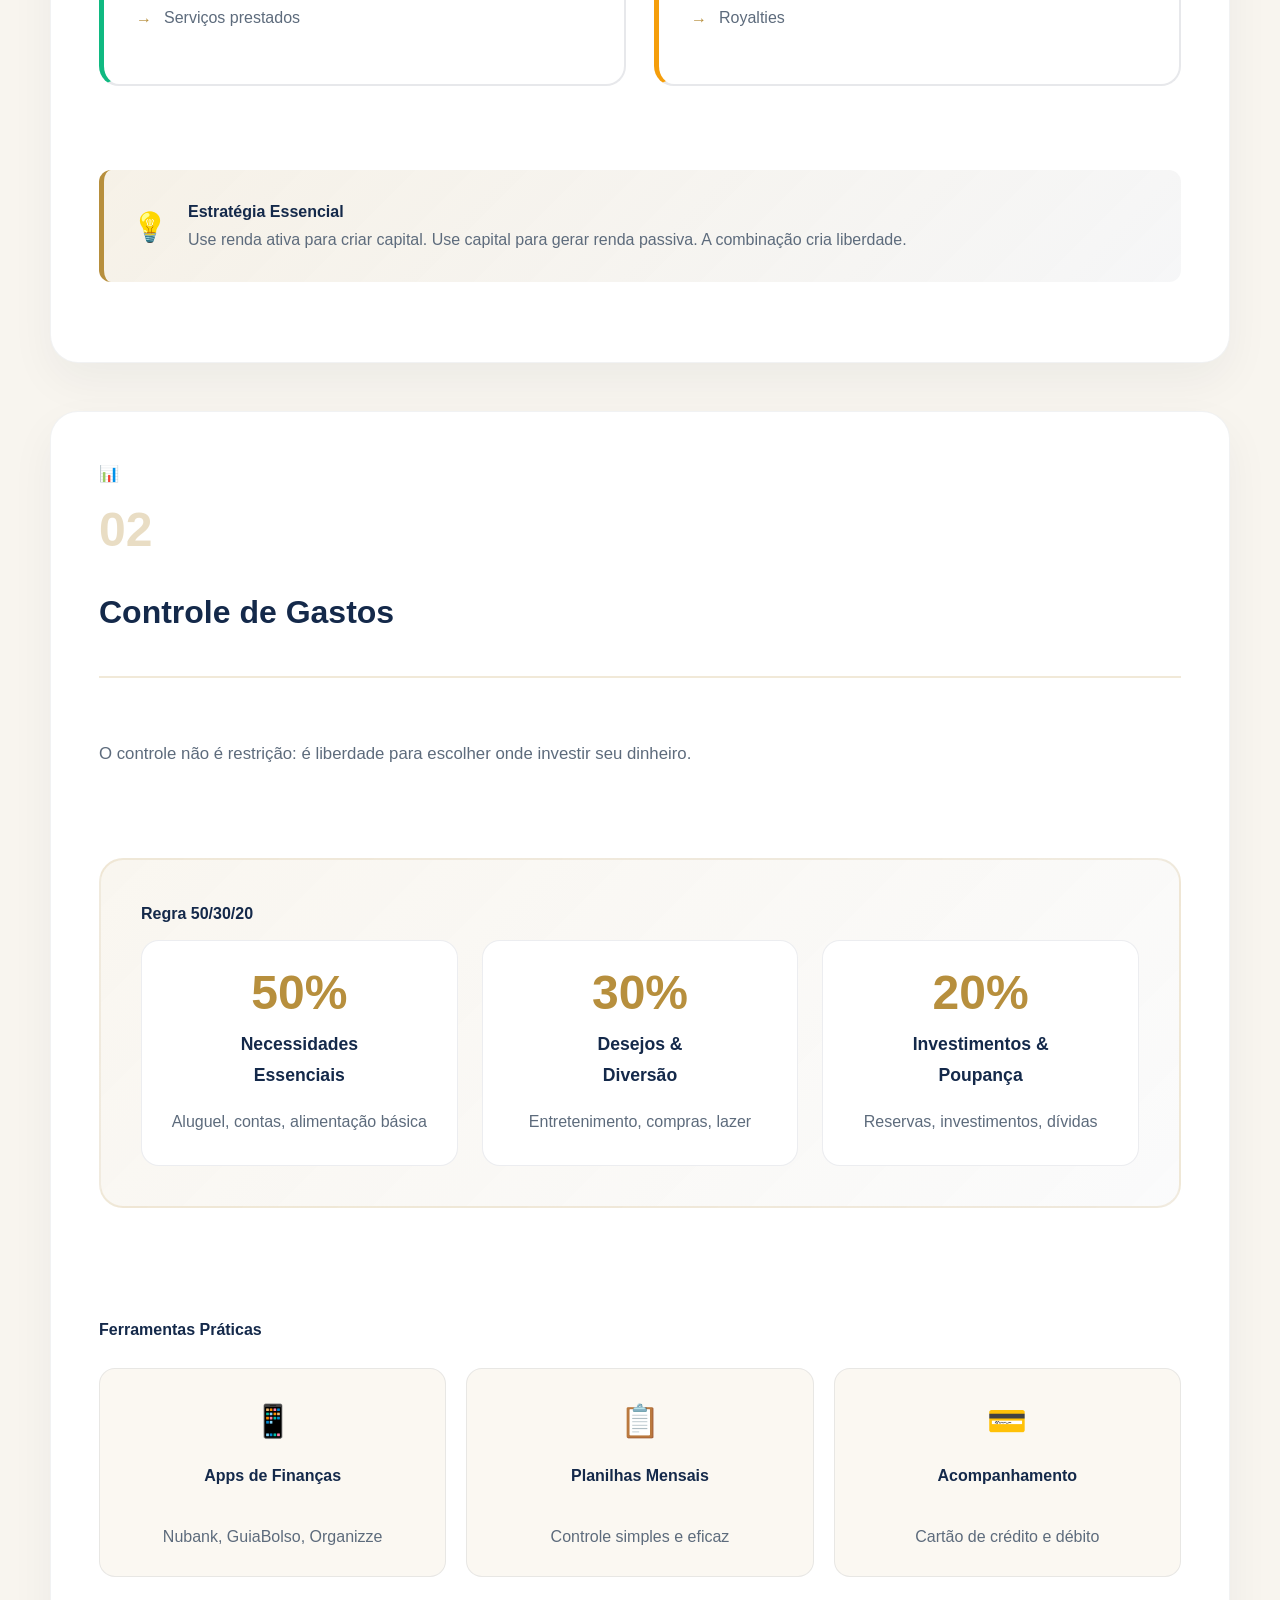
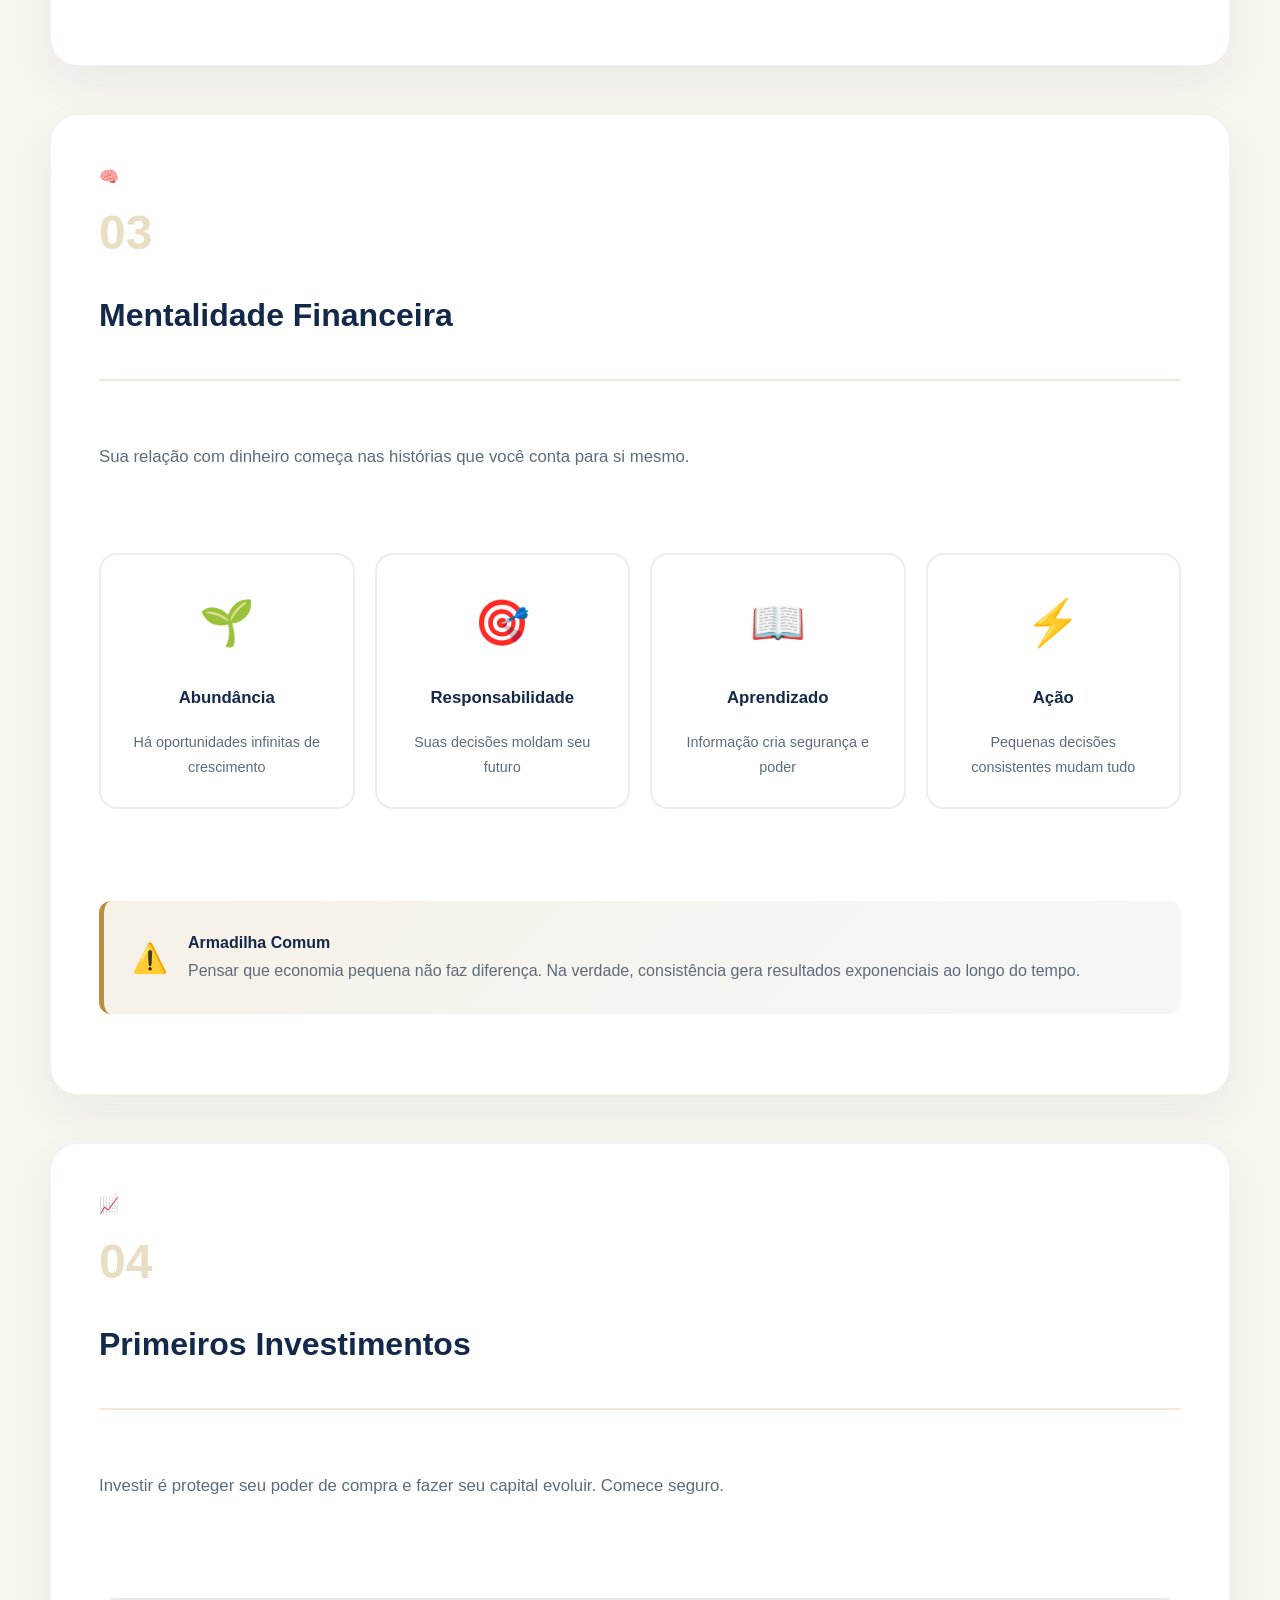
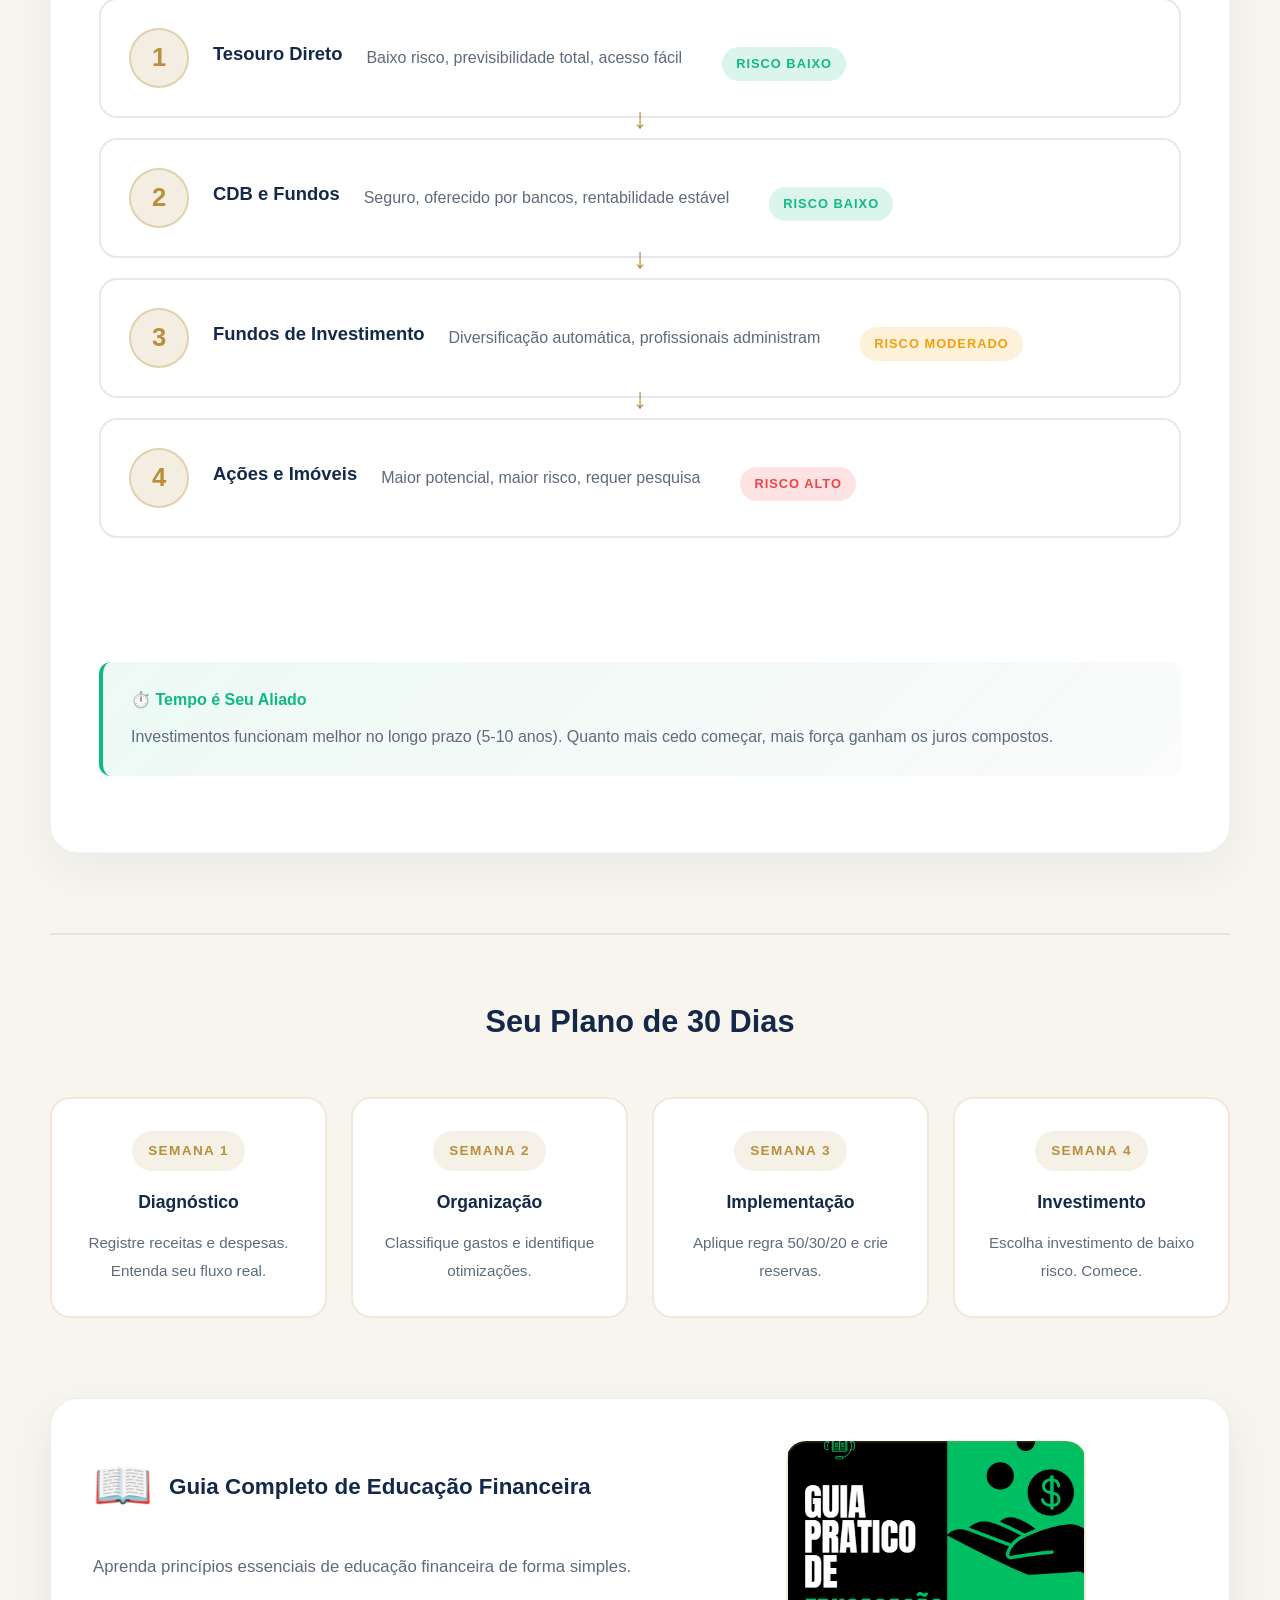
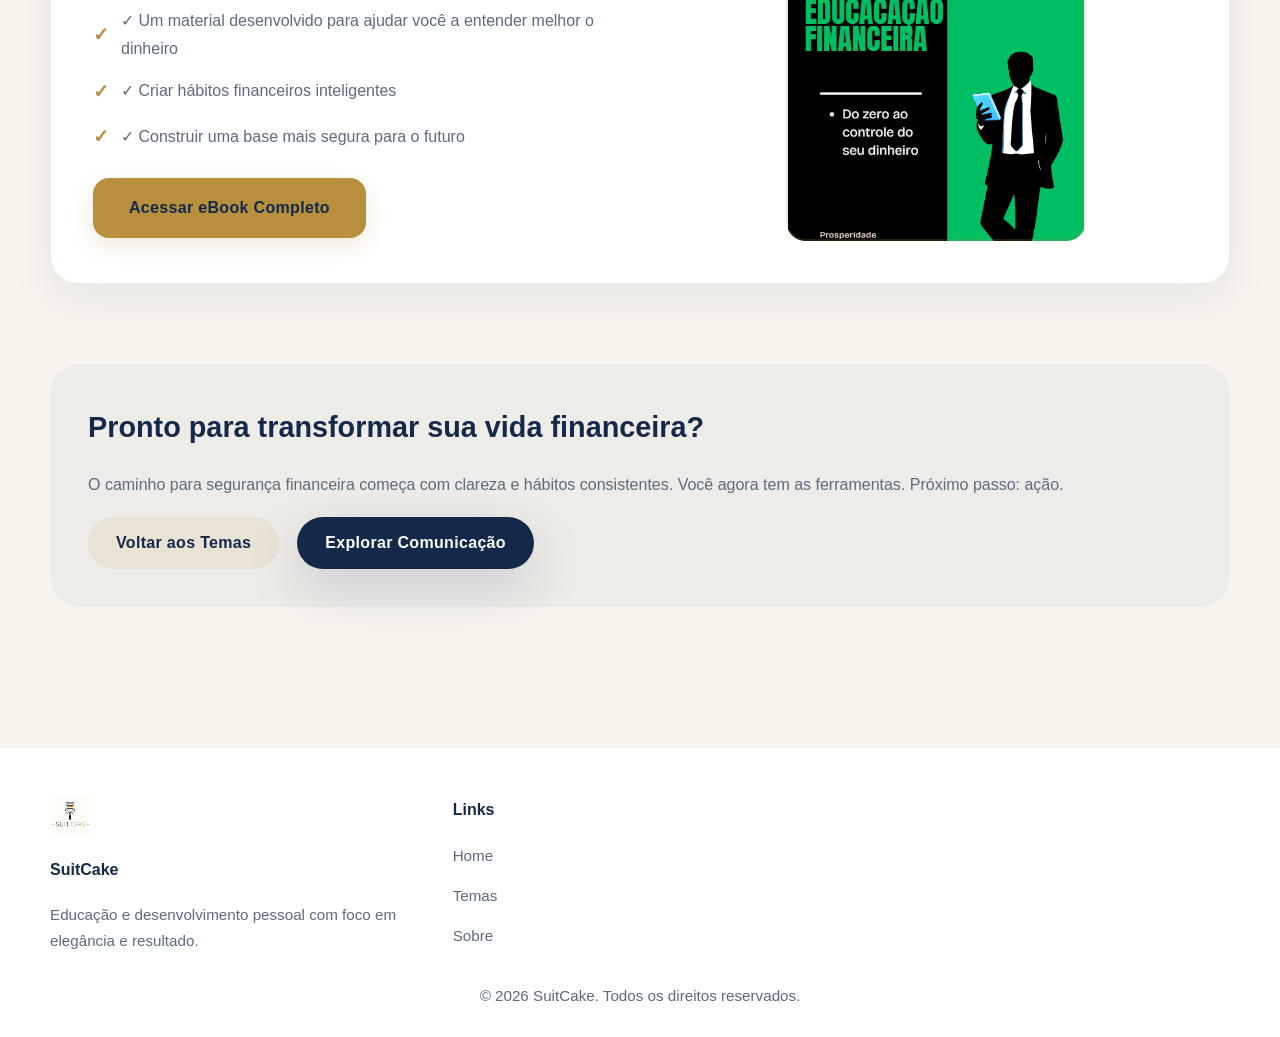
<file: educacao-financeira.html>
﻿<!DOCTYPE html>
<html lang="pt-BR">
<head>
    <meta charset="UTF-8">
    <meta name="viewport" content="width=device-width, initial-scale=1.0">
    <title>Educação Financeira - SuitCake</title>
    <link rel="stylesheet" href="style.css">
</head>
<body>
    <nav class="navbar">
        <div class="navbar-container">
            <div class="navbar-logo">
                <img src="imagem/logo-suitcake.jpeg" alt="SuitCake Logo" class="logo-image">
                <div class="logo-text">
                    <span class="site-name">SuitCake</span>
                    <span class="site-subtitle">Desenvolvimento Pessoal</span>
                </div>
            </div>
            <div class="navbar-menu">
                <a href="index.html" class="nav-link">Home</a>
                <a href="index.html#temas" class="nav-link">Temas</a>
                <a href="index.html#sobre" class="nav-link">Sobre</a>
            </div>
            <button class="hamburger" type="button" aria-label="Abrir menu">
                <span></span>
            </button>
        </div>
    </nav>

    <main>
        <section class="tema-header fade-item">
            <div class="tema-header-content">
                <div class="tema-breadcrumb">Home / Educação Financeira</div>
                <h1 class="tema-title">Educação Financeira</h1>
                <p class="tema-subtitle">Dê aos seus recursos a organização e a inteligência necessárias para crescer com segurança.</p>
            </div>
        </section>

        <section class="tema-content">
            <div class="container">
                <!-- Intro Section -->
                <div class="intro-section fade-item">
                    <div class="intro-card">
                        <p class="intro-text">Educação financeira é mais do que controlar despesas: é construir uma relação saudável com dinheiro, tomar decisões claras e montar um plano consistente para cada etapa da sua vida.</p>
                        <p class="intro-highlight">Este módulo reúne estratégias práticas, hábitos simples e reflexões que ajudam você a transformar estabilidade em liberdade financeira.</p>
                    </div>
                    <div class="intro-stats">
                        <div class="stat-box">
                            <span class="stat-icon">📚</span>
                            <span class="stat-label">4 Módulos</span>
                        </div>
                        <div class="stat-box">
                            <span class="stat-icon">🎯</span>
                            <span class="stat-label">30 Dias</span>
                        </div>
                        <div class="stat-box">
                            <span class="stat-icon">✓</span>
                            <span class="stat-label">Resultados Reais</span>
                        </div>
                    </div>
                </div>

                <!-- Modules Section -->
                <div class="modules-section">
                    <!-- Módulo 1 -->
                    <div class="module-card fade-item">
                        <div class="module-header">
                            <div class="module-icon">💰</div>
                            <div class="module-number">01</div>
                            <h2 class="module-title">Renda Ativa e Passiva</h2>
                        </div>
                        <div class="module-body">
                            <p class="module-intro">Entenda a diferença fundamental entre dois tipos de renda que definem sua trajetória financeira.</p>
                            
                            <div class="income-grid">
                                <div class="income-card income-active">
                                    <h4>Renda Ativa</h4>
                                    <p>Você recebe pelo seu tempo e esforço direto.</p>
                                    <ul>
                                        <li>Salários</li>
                                        <li>Projetos freelancer</li>
                                        <li>Serviços prestados</li>
                                    </ul>
                                </div>
                                <div class="income-card income-passive">
                                    <h4>Renda Passiva</h4>
                                    <p>Continua entrando sem trabalho direto.</p>
                                    <ul>
                                        <li>Investimentos</li>
                                        <li>Aluguel de imóvel</li>
                                        <li>Royalties</li>
                                    </ul>
                                </div>
                            </div>

                            <div class="highlight-insight">
                                <span class="insight-icon">💡</span>
                                <div>
                                    <strong>Estratégia Essencial</strong>
                                    <p>Use renda ativa para criar capital. Use capital para gerar renda passiva. A combinação cria liberdade.</p>
                                </div>
                            </div>
                        </div>
                    </div>

                    <!-- Módulo 2 -->
                    <div class="module-card fade-item">
                        <div class="module-header">
                            <div class="module-icon">📊</div>
                            <div class="module-number">02</div>
                            <h2 class="module-title">Controle de Gastos</h2>
                        </div>
                        <div class="module-body">
                            <p class="module-intro">O controle não é restrição: é liberdade para escolher onde investir seu dinheiro.</p>
                            
                            <div class="rule-box">
                                <h4>Regra 50/30/20</h4>
                                <div class="rule-breakdown">
                                    <div class="rule-item">
                                        <span class="rule-percent">50%</span>
                                        <span class="rule-label">Necessidades<br/>Essenciais</span>
                                        <p>Aluguel, contas, alimentação básica</p>
                                    </div>
                                    <div class="rule-item">
                                        <span class="rule-percent">30%</span>
                                        <span class="rule-label">Desejos &<br/>Diversão</span>
                                        <p>Entretenimento, compras, lazer</p>
                                    </div>
                                    <div class="rule-item">
                                        <span class="rule-percent">20%</span>
                                        <span class="rule-label">Investimentos &<br/>Poupança</span>
                                        <p>Reservas, investimentos, dívidas</p>
                                    </div>
                                </div>
                            </div>

                            <div class="tools-section">
                                <h4>Ferramentas Práticas</h4>
                                <div class="tools-grid">
                                    <div class="tool-item">
                                        <span class="tool-icon">📱</span>
                                        <p><strong>Apps de Finanças</strong><br/>Nubank, GuiaBolso, Organizze</p>
                                    </div>
                                    <div class="tool-item">
                                        <span class="tool-icon">📋</span>
                                        <p><strong>Planilhas Mensais</strong><br/>Controle simples e eficaz</p>
                                    </div>
                                    <div class="tool-item">
                                        <span class="tool-icon">💳</span>
                                        <p><strong>Acompanhamento</strong><br/>Cartão de crédito e débito</p>
                                    </div>
                                </div>
                            </div>
                        </div>
                    </div>

                    <!-- Módulo 3 -->
                    <div class="module-card fade-item">
                        <div class="module-header">
                            <div class="module-icon">🧠</div>
                            <div class="module-number">03</div>
                            <h2 class="module-title">Mentalidade Financeira</h2>
                        </div>
                        <div class="module-body">
                            <p class="module-intro">Sua relação com dinheiro começa nas histórias que você conta para si mesmo.</p>
                            
                            <div class="mindset-grid">
                                <div class="mindset-card">
                                    <span class="mindset-emoji">🌱</span>
                                    <h4>Abundância</h4>
                                    <p>Há oportunidades infinitas de crescimento</p>
                                </div>
                                <div class="mindset-card">
                                    <span class="mindset-emoji">🎯</span>
                                    <h4>Responsabilidade</h4>
                                    <p>Suas decisões moldam seu futuro</p>
                                </div>
                                <div class="mindset-card">
                                    <span class="mindset-emoji">📖</span>
                                    <h4>Aprendizado</h4>
                                    <p>Informação cria segurança e poder</p>
                                </div>
                                <div class="mindset-card">
                                    <span class="mindset-emoji">⚡</span>
                                    <h4>Ação</h4>
                                    <p>Pequenas decisões consistentes mudam tudo</p>
                                </div>
                            </div>

                            <div class="highlight-insight">
                                <span class="insight-icon">⚠️</span>
                                <div>
                                    <strong>Armadilha Comum</strong>
                                    <p>Pensar que economia pequena não faz diferença. Na verdade, consistência gera resultados exponenciais ao longo do tempo.</p>
                                </div>
                            </div>
                        </div>
                    </div>

                    <!-- Módulo 4 -->
                    <div class="module-card fade-item">
                        <div class="module-header">
                            <div class="module-icon">📈</div>
                            <div class="module-number">04</div>
                            <h2 class="module-title">Primeiros Investimentos</h2>
                        </div>
                        <div class="module-body">
                            <p class="module-intro">Investir é proteger seu poder de compra e fazer seu capital evoluir. Comece seguro.</p>
                            
                            <div class="investment-ladder">
                                <div class="ladder-step step-1">
                                    <div class="step-indicator">1</div>
                                    <h4>Tesouro Direto</h4>
                                    <p class="step-desc">Baixo risco, previsibilidade total, acesso fácil</p>
                                    <span class="risk-badge risk-low">Risco Baixo</span>
                                </div>
                                <div class="ladder-step step-2">
                                    <div class="step-indicator">2</div>
                                    <h4>CDB e Fundos</h4>
                                    <p class="step-desc">Seguro, oferecido por bancos, rentabilidade estável</p>
                                    <span class="risk-badge risk-low">Risco Baixo</span>
                                </div>
                                <div class="ladder-step step-3">
                                    <div class="step-indicator">3</div>
                                    <h4>Fundos de Investimento</h4>
                                    <p class="step-desc">Diversificação automática, profissionais administram</p>
                                    <span class="risk-badge risk-medium">Risco Moderado</span>
                                </div>
                                <div class="ladder-step step-4">
                                    <div class="step-indicator">4</div>
                                    <h4>Ações e Imóveis</h4>
                                    <p class="step-desc">Maior potencial, maior risco, requer pesquisa</p>
                                    <span class="risk-badge risk-high">Risco Alto</span>
                                </div>
                            </div>

                            <div class="success-tip">
                                <strong>⏱️ Tempo é Seu Aliado</strong>
                                <p>Investimentos funcionam melhor no longo prazo (5-10 anos). Quanto mais cedo começar, mais força ganham os juros compostos.</p>
                            </div>
                        </div>
                    </div>
                </div>

                <!-- Learning Path -->
                <div class="learning-path fade-item">
                    <h2>Seu Plano de 30 Dias</h2>
                    <div class="path-timeline">
                        <div class="timeline-item">
                            <span class="timeline-week">Semana 1</span>
                            <h4>Diagnóstico</h4>
                            <p>Registre receitas e despesas. Entenda seu fluxo real.</p>
                        </div>
                        <div class="timeline-item">
                            <span class="timeline-week">Semana 2</span>
                            <h4>Organização</h4>
                            <p>Classifique gastos e identifique otimizações.</p>
                        </div>
                        <div class="timeline-item">
                            <span class="timeline-week">Semana 3</span>
                            <h4>Implementação</h4>
                            <p>Aplique regra 50/30/20 e crie reservas.</p>
                        </div>
                        <div class="timeline-item">
                            <span class="timeline-week">Semana 4</span>
                            <h4>Investimento</h4>
                            <p>Escolha investimento de baixo risco. Comece.</p>
                        </div>
                    </div>
                </div>

                <!-- eBook Section -->
                <div class="ebook-section fade-item">
                    <div class="ebook-card">
                        <div class="ebook-content">
                            <div class="ebook-header">
                                <span class="ebook-icon">📖</span>
                                <h3>Guia Completo de Educação Financeira</h3>
                            </div>
                            <p class="ebook-description">Aprenda princípios essenciais de educação financeira de forma simples.</p>
                            <ul class="ebook-features">
                                <li>✓ Um material desenvolvido para ajudar você a entender melhor o dinheiro</li>
                                <li>✓ Criar hábitos financeiros inteligentes</li>
                                <li>✓ Construir uma base mais segura para o futuro</li>
                            </ul>
                            <a href="https://www.canva.com/design/DAHIwNI5OhE/EQQGTAju-DESOm3-FXY9Wg/view?utm_content=DAHIwNI5OhE&utm_campaign=designshare&utm_medium=link&utm_source=viewer" target="_blank" class="btn btn-ebook">Acessar eBook Completo</a>
                        </div>
                        <div class="ebook-visual">
                            <div class="ebook-mockup ebook-cover-financeiro"></div>
                        </div>
                    </div>
                </div>

                <!-- CTA Final -->
                <div class="cta-final fade-item">
                    <h3>Pronto para transformar sua vida financeira?</h3>
                    <p>O caminho para segurança financeira começa com clareza e hábitos consistentes. Você agora tem as ferramentas. Próximo passo: ação.</p>
                    <div class="hero-actions">
                        <a href="index.html#temas" class="btn btn-secondary">Voltar aos Temas</a>
                        <a href="comunicacao.html" class="btn btn-primary">Explorar Comunicação</a>
                    </div>
                </div>
            </div>
        </section>
    </main>

    <footer class="footer">
        <div class="container">
            <div class="footer-content">
                <div class="footer-section">
                    <img src="imagem/logo-suitcake.jpeg" alt="SuitCake" class="footer-logo">
                    <h4>SuitCake</h4>
                    <p>Educação e desenvolvimento pessoal com foco em elegância e resultado.</p>
                </div>
                <div class="footer-section">
                    <h4>Links</h4>
                    <ul>
                        <li><a href="index.html">Home</a></li>
                        <li><a href="index.html#temas">Temas</a></li>
                        <li><a href="index.html#sobre">Sobre</a></li>
                    </ul>
                </div>
            </div>
            <div class="footer-bottom">
                <p>&copy; 2026 SuitCake. Todos os direitos reservados.</p>
            </div>
        </div>
    </footer>

    <script src="script.js"></script>
</body>
</html>
</file>
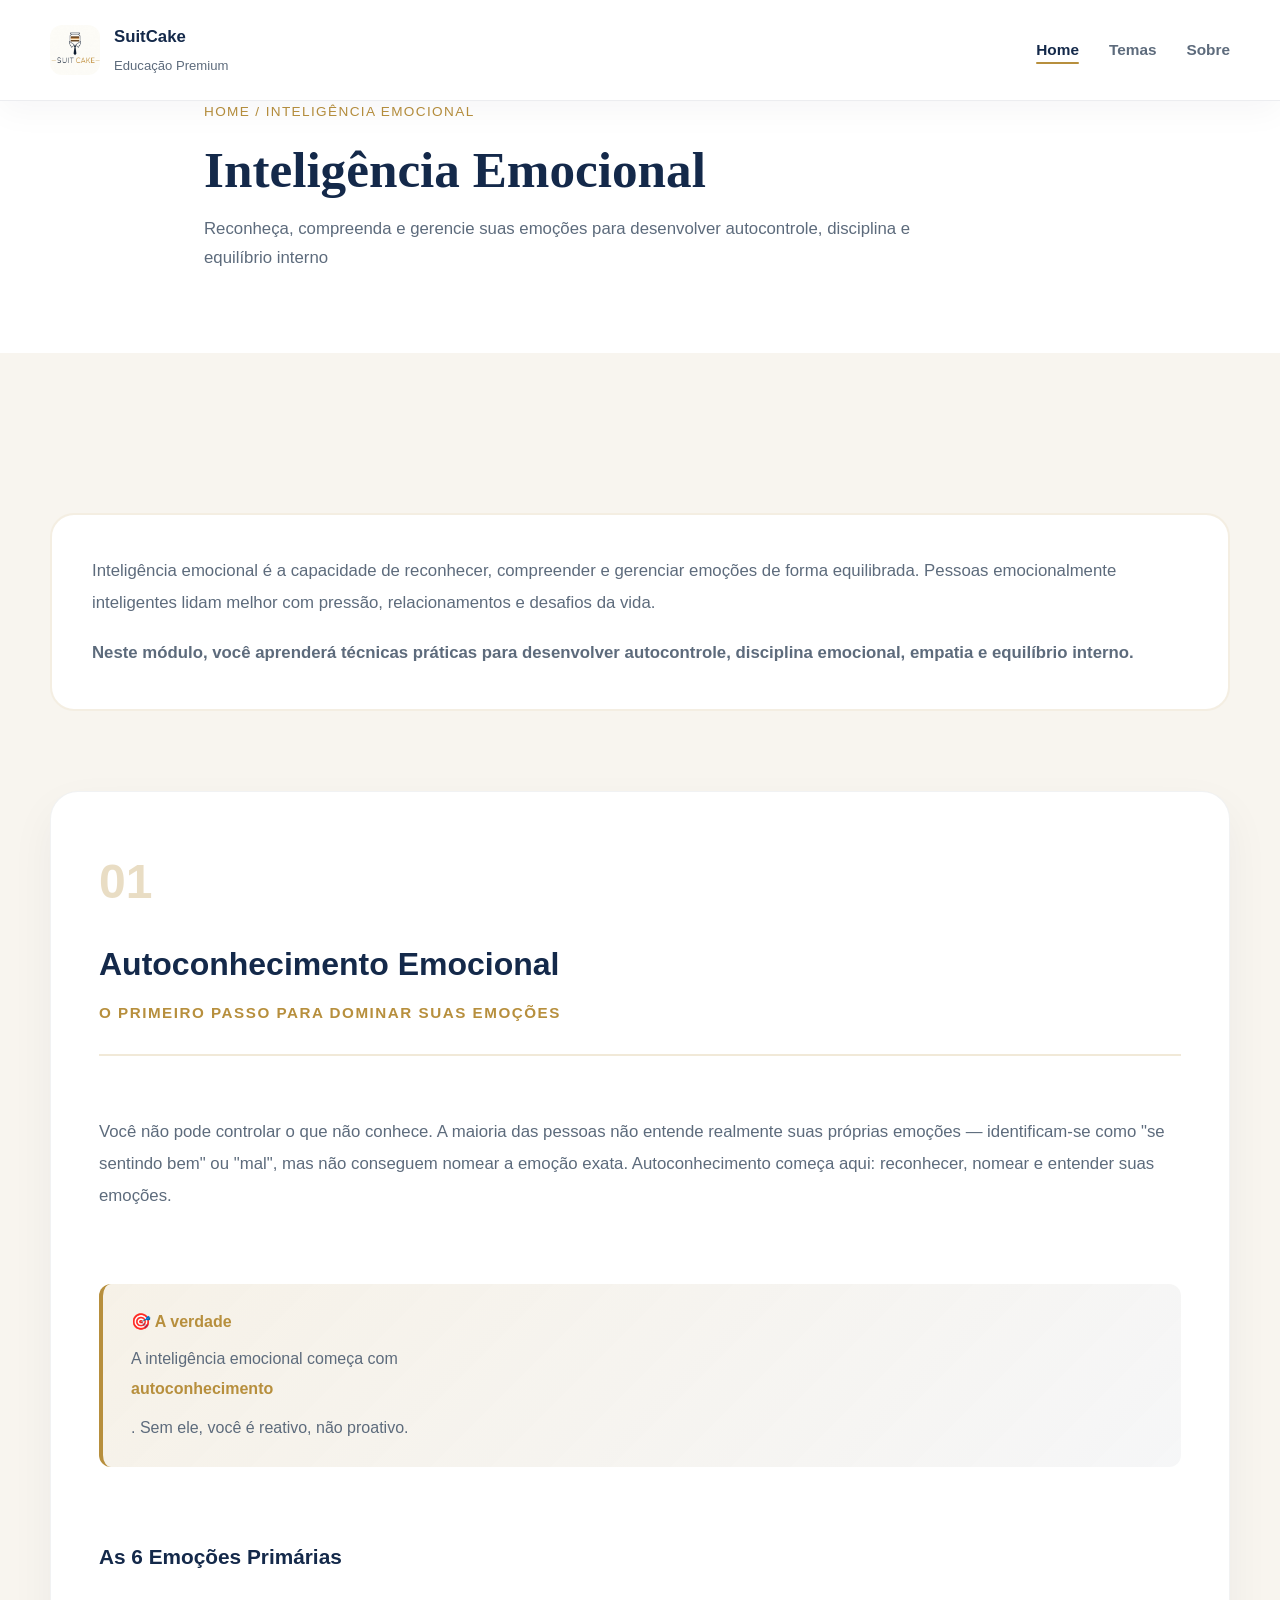
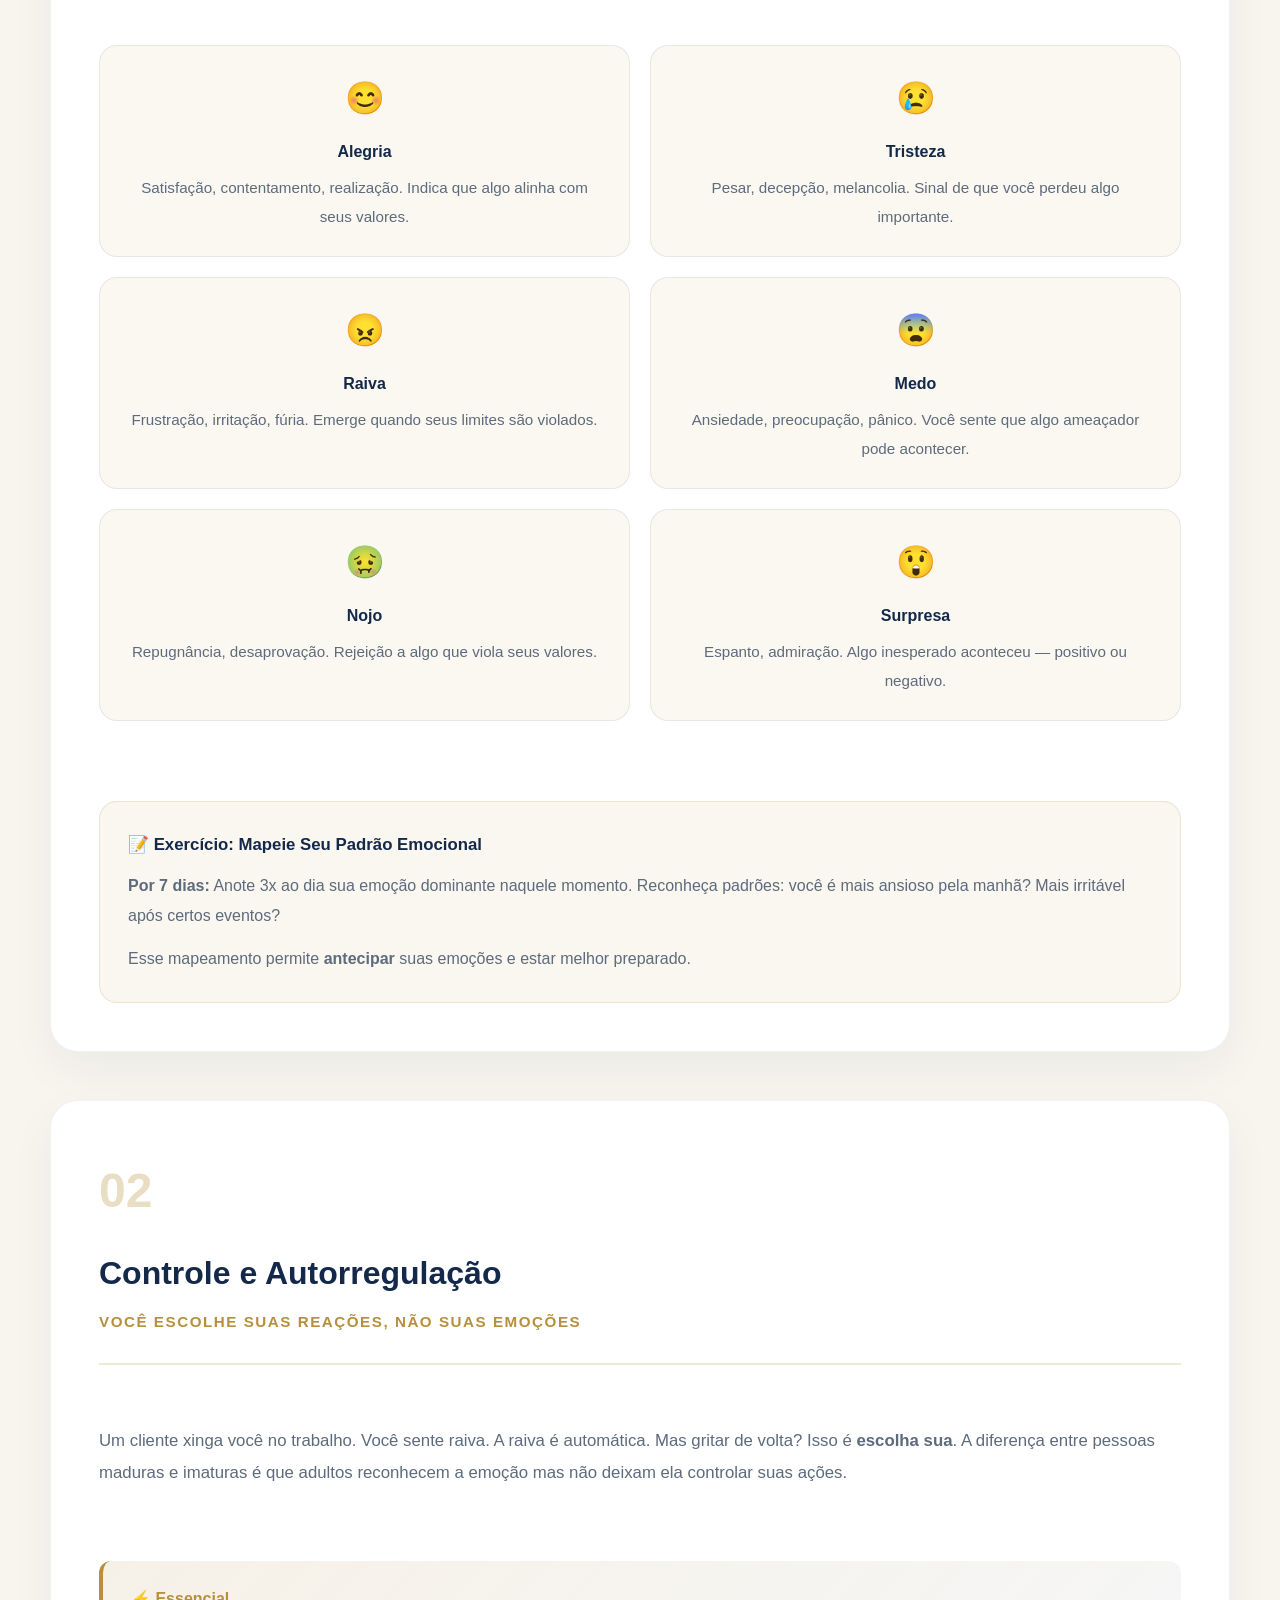
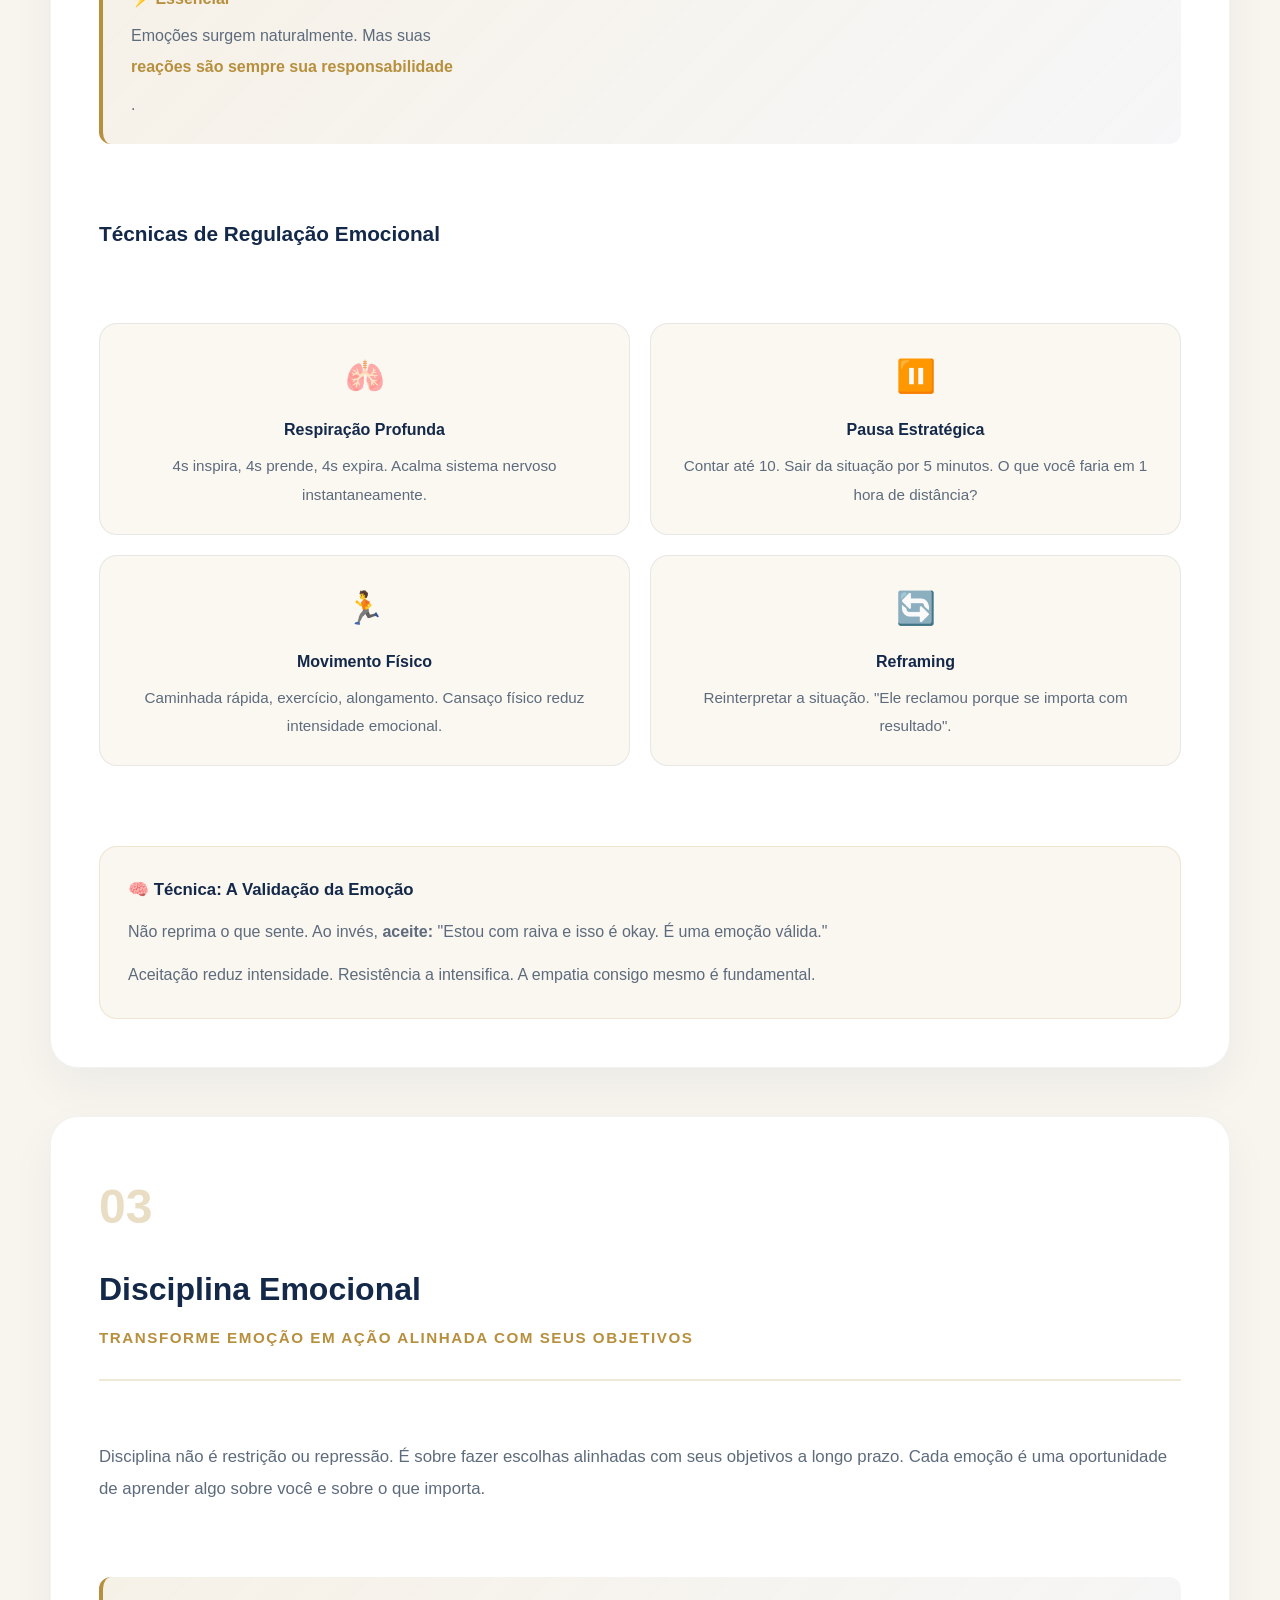
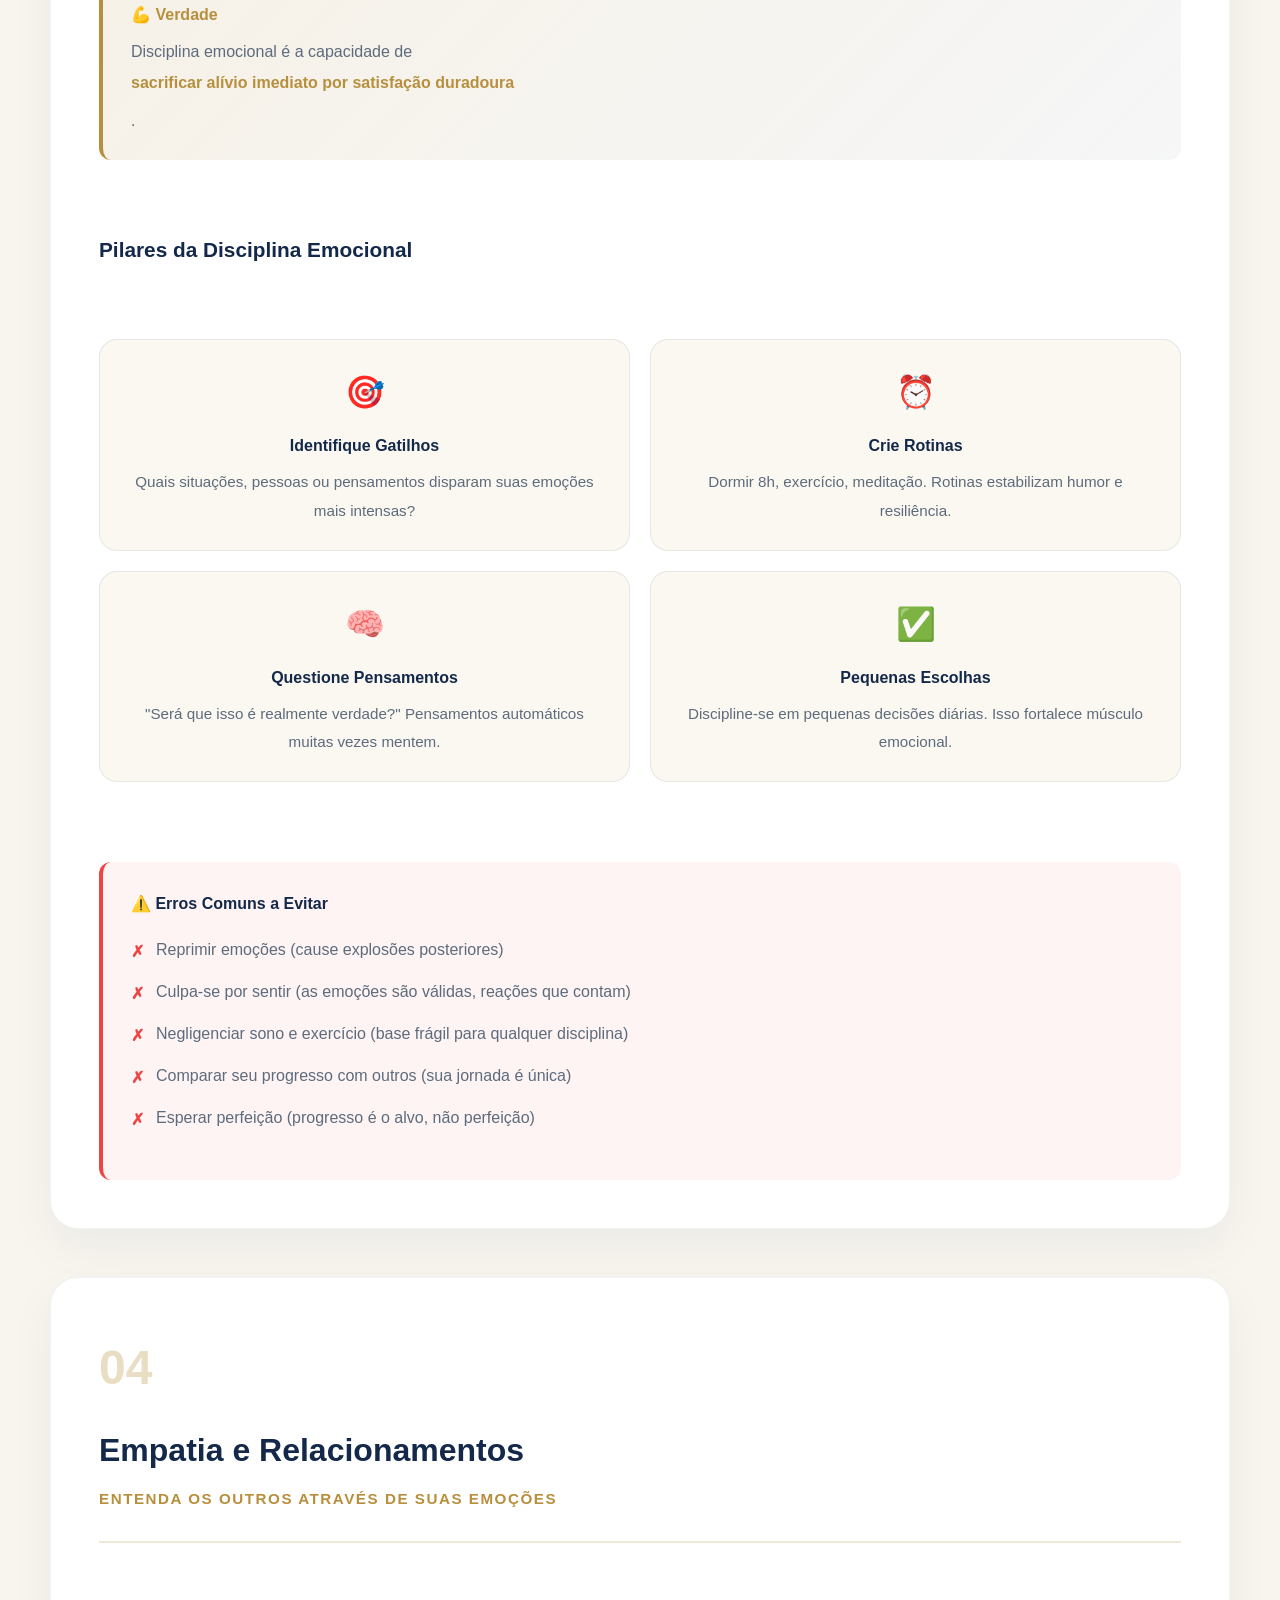
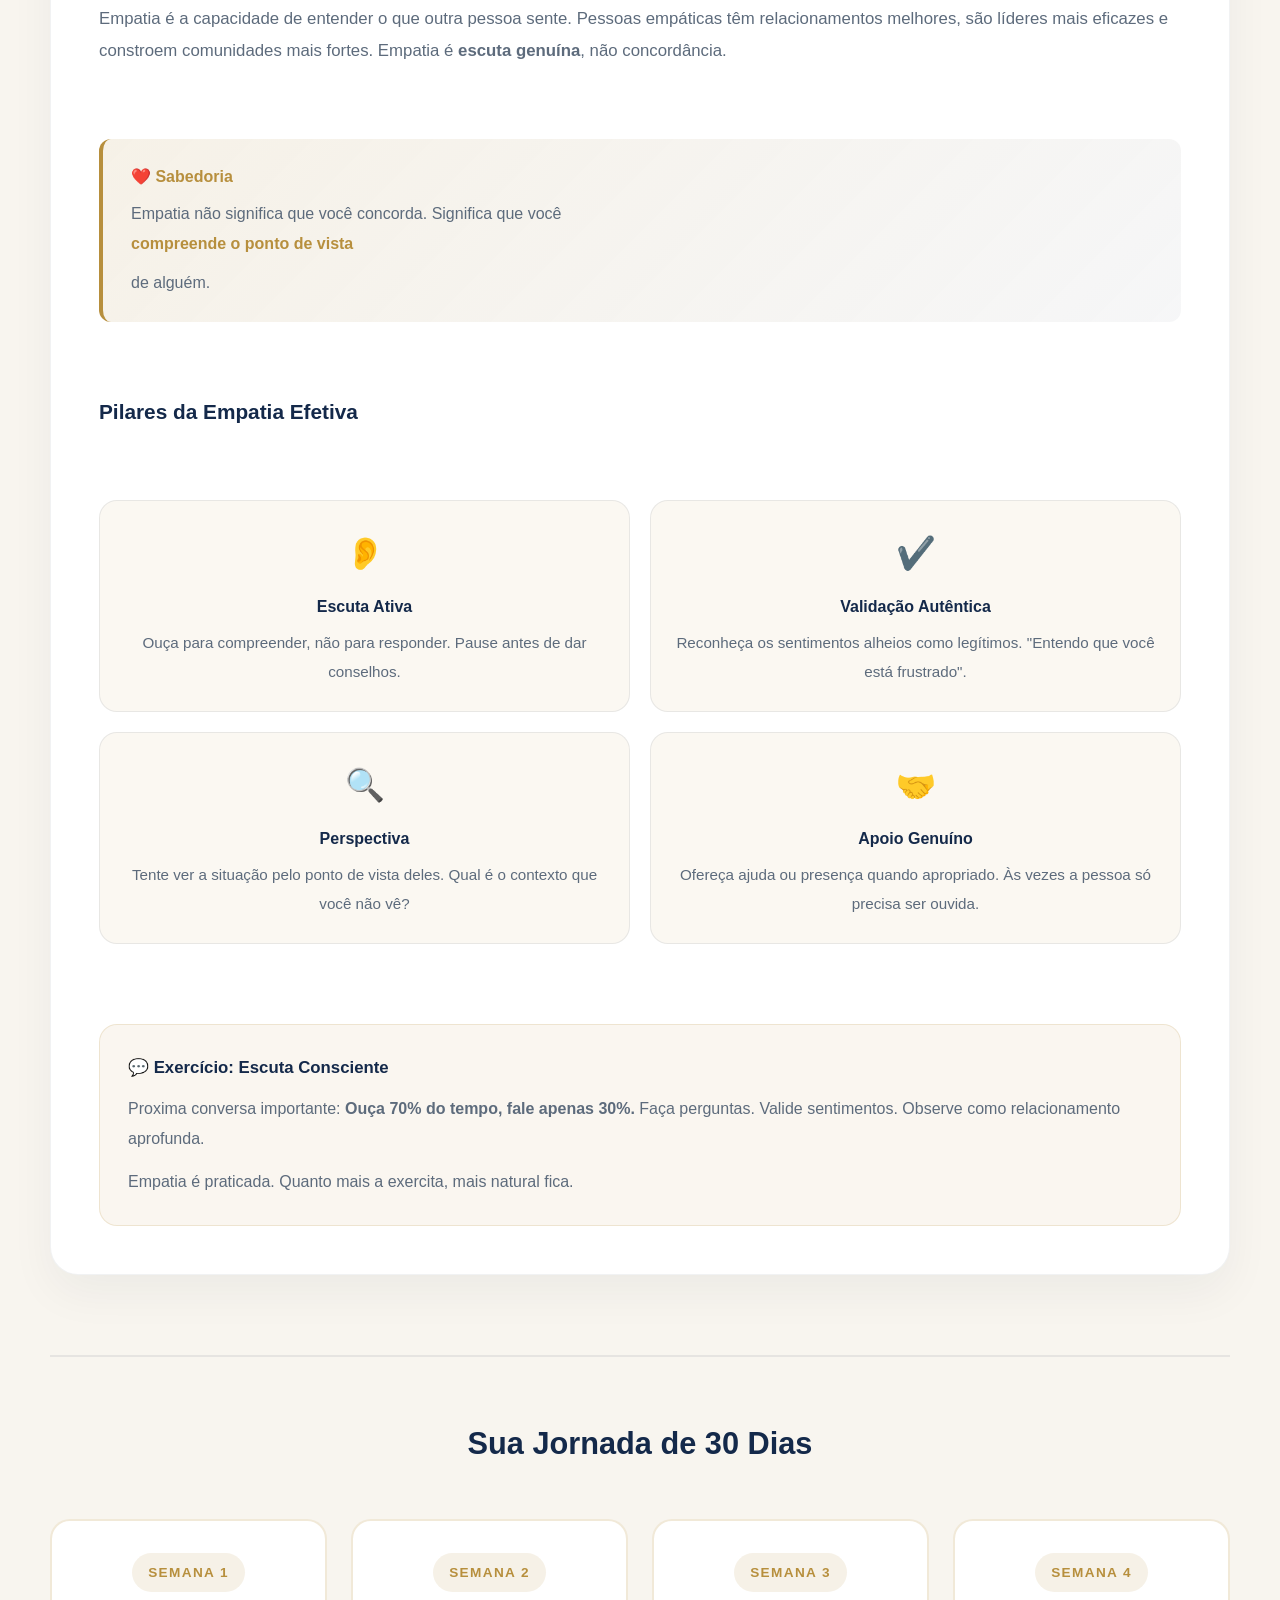
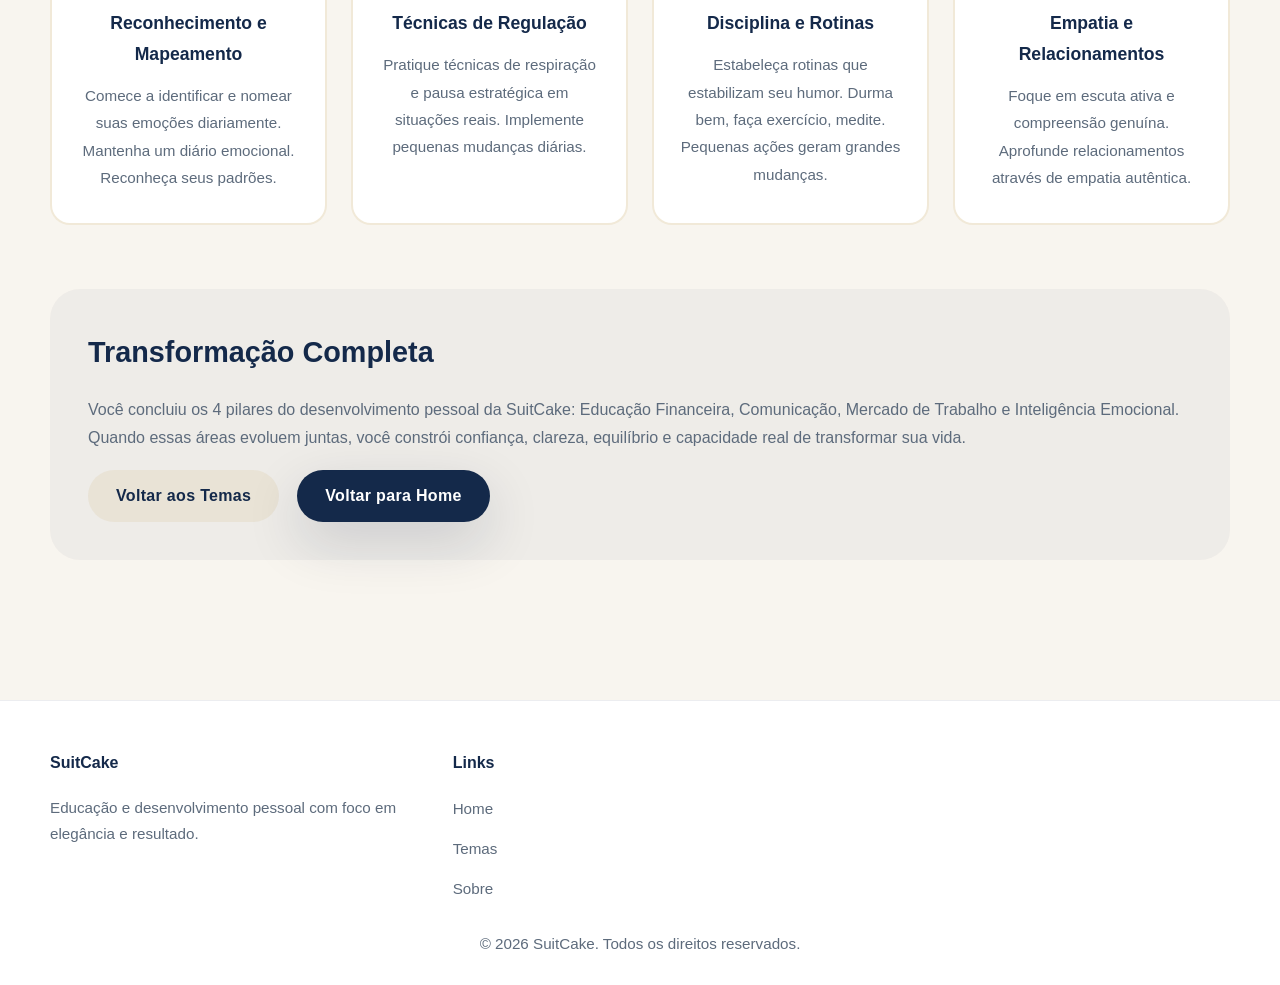
<file: inteligencia-emocional.html>
﻿<!DOCTYPE html>
<html lang="pt-BR">
<head>
    <meta charset="UTF-8">
    <meta name="viewport" content="width=device-width, initial-scale=1.0">
    <title>Inteligência Emocional - SuitCake</title>
    <link rel="stylesheet" href="style.css">
</head>
<body>
    <nav class="navbar">
        <div class="navbar-container">
            <div class="navbar-logo">
                <img src="imagem/logo-suitcake.jpeg" alt="SuitCake Logo" class="logo-image">
                <div class="logo-text">
                    <span class="site-name">SuitCake</span>
                    <span class="site-subtitle">Educação Premium</span>
                </div>
            </div>
            <div class="navbar-menu">
                <a href="index.html" class="nav-link">Home</a>
                <a href="index.html#temas" class="nav-link">Temas</a>
                <a href="index.html#sobre" class="nav-link">Sobre</a>
            </div>
            <button class="hamburger" type="button" aria-label="Abrir menu">
                <span></span>
            </button>
        </div>
    </nav>

    <main>
        <section class="tema-header fade-item">
            <div class="tema-header-content">
                <div class="tema-breadcrumb">Home / Inteligência Emocional</div>
                <h1 class="tema-title">Inteligência Emocional</h1>
                <p class="tema-subtitle">Reconheça, compreenda e gerencie suas emoções para desenvolver autocontrole, disciplina e equilíbrio interno</p>
            </div>
        </section>

        <section class="tema-content">
            <div class="container">
                <div class="intro-section fade-item">
                    <div class="intro-card">
                        <p class="intro-text">Inteligência emocional é a capacidade de reconhecer, compreender e gerenciar emoções de forma equilibrada. Pessoas emocionalmente inteligentes lidam melhor com pressão, relacionamentos e desafios da vida.</p>
                        <p class="intro-highlight">Neste módulo, você aprenderá técnicas práticas para desenvolver autocontrole, disciplina emocional, empatia e equilíbrio interno.</p>
                    </div>
                </div>

                <div class="modules-section">
                    <!-- Módulo 1: Autoconhecimento Emocional -->
                    <div class="module-card fade-item">
                        <div class="module-header">
                            <div class="module-number">01</div>
                            <h2 class="module-title">Autoconhecimento Emocional</h2>
                            <p class="module-subtitle">O primeiro passo para dominar suas emoções</p>
                        </div>
                        <div class="module-body">
                            <p class="module-intro">Você não pode controlar o que não conhece. A maioria das pessoas não entende realmente suas próprias emoções — identificam-se como "se sentindo bem" ou "mal", mas não conseguem nomear a emoção exata. Autoconhecimento começa aqui: reconhecer, nomear e entender suas emoções.</p>
                            <div class="highlight-tip">
                                <strong>🎯 A verdade</strong>
                                <p>A inteligência emocional começa com <strong>autoconhecimento</strong>. Sem ele, você é reativo, não proativo.</p>
                            </div>
                            <h3>As 6 Emoções Primárias</h3>
                            <div class="techniques-grid">
                                <div class="technique-card">
                                    <span class="technique-icon">😊</span>
                                    <h4>Alegria</h4>
                                    <p>Satisfação, contentamento, realização. Indica que algo alinha com seus valores.</p>
                                </div>
                                <div class="technique-card">
                                    <span class="technique-icon">😢</span>
                                    <h4>Tristeza</h4>
                                    <p>Pesar, decepção, melancolia. Sinal de que você perdeu algo importante.</p>
                                </div>
                                <div class="technique-card">
                                    <span class="technique-icon">😠</span>
                                    <h4>Raiva</h4>
                                    <p>Frustração, irritação, fúria. Emerge quando seus limites são violados.</p>
                                </div>
                                <div class="technique-card">
                                    <span class="technique-icon">😨</span>
                                    <h4>Medo</h4>
                                    <p>Ansiedade, preocupação, pânico. Você sente que algo ameaçador pode acontecer.</p>
                                </div>
                                <div class="technique-card">
                                    <span class="technique-icon">🤢</span>
                                    <h4>Nojo</h4>
                                    <p>Repugnância, desaprovação. Rejeição a algo que viola seus valores.</p>
                                </div>
                                <div class="technique-card">
                                    <span class="technique-icon">😲</span>
                                    <h4>Surpresa</h4>
                                    <p>Espanto, admiração. Algo inesperado aconteceu — positivo ou negativo.</p>
                                </div>
                            </div>
                            <div class="practice-box">
                                <h4>📝 Exercício: Mapeie Seu Padrão Emocional</h4>
                                <p><strong>Por 7 dias:</strong> Anote 3x ao dia sua emoção dominante naquele momento. Reconheça padrões: você é mais ansioso pela manhã? Mais irritável após certos eventos?</p>
                                <p style="margin-top: 14px;">Esse mapeamento permite <strong>antecipar</strong> suas emoções e estar melhor preparado.</p>
                            </div>
                        </div>
                    </div>

                    <!-- Módulo 2: Controle Emocional -->
                    <div class="module-card fade-item">
                        <div class="module-header">
                            <div class="module-number">02</div>
                            <h2 class="module-title">Controle e Autorregulação</h2>
                            <p class="module-subtitle">Você escolhe suas reações, não suas emoções</p>
                        </div>
                        <div class="module-body">
                            <p class="module-intro">Um cliente xinga você no trabalho. Você sente raiva. A raiva é automática. Mas gritar de volta? Isso é <strong>escolha sua</strong>. A diferença entre pessoas maduras e imaturas é que adultos reconhecem a emoção mas não deixam ela controlar suas ações.</p>
                            <div class="highlight-tip">
                                <strong>⚡ Essencial</strong>
                                <p>Emoções surgem naturalmente. Mas suas <strong>reações são sempre sua responsabilidade</strong>.</p>
                            </div>
                            <h3>Técnicas de Regulação Emocional</h3>
                            <div class="techniques-grid">
                                <div class="technique-card">
                                    <span class="technique-icon">🫁</span>
                                    <h4>Respiração Profunda</h4>
                                    <p>4s inspira, 4s prende, 4s expira. Acalma sistema nervoso instantaneamente.</p>
                                </div>
                                <div class="technique-card">
                                    <span class="technique-icon">⏸️</span>
                                    <h4>Pausa Estratégica</h4>
                                    <p>Contar até 10. Sair da situação por 5 minutos. O que você faria em 1 hora de distância?</p>
                                </div>
                                <div class="technique-card">
                                    <span class="technique-icon">🏃</span>
                                    <h4>Movimento Físico</h4>
                                    <p>Caminhada rápida, exercício, alongamento. Cansaço físico reduz intensidade emocional.</p>
                                </div>
                                <div class="technique-card">
                                    <span class="technique-icon">🔄</span>
                                    <h4>Reframing</h4>
                                    <p>Reinterpretar a situação. "Ele reclamou porque se importa com resultado".</p>
                                </div>
                            </div>
                            <div class="practice-box">
                                <h4>🧠 Técnica: A Validação da Emoção</h4>
                                <p>Não reprima o que sente. Ao invés, <strong>aceite:</strong> "Estou com raiva e isso é okay. É uma emoção válida."</p>
                                <p style="margin-top: 14px;">Aceitação reduz intensidade. Resistência a intensifica. A empatia consigo mesmo é fundamental.</p>
                            </div>
                        </div>
                    </div>

                    <!-- Módulo 3: Disciplina Emocional -->
                    <div class="module-card fade-item">
                        <div class="module-header">
                            <div class="module-number">03</div>
                            <h2 class="module-title">Disciplina Emocional</h2>
                            <p class="module-subtitle">Transforme emoção em ação alinhada com seus objetivos</p>
                        </div>
                        <div class="module-body">
                            <p class="module-intro">Disciplina não é restrição ou repressão. É sobre fazer escolhas alinhadas com seus objetivos a longo prazo. Cada emoção é uma oportunidade de aprender algo sobre você e sobre o que importa.</p>
                            <div class="highlight-tip">
                                <strong>💪 Verdade</strong>
                                <p>Disciplina emocional é a capacidade de <strong>sacrificar alívio imediato por satisfação duradoura</strong>.</p>
                            </div>
                            <h3>Pilares da Disciplina Emocional</h3>
                            <div class="techniques-grid">
                                <div class="technique-card">
                                    <span class="technique-icon">🎯</span>
                                    <h4>Identifique Gatilhos</h4>
                                    <p>Quais situações, pessoas ou pensamentos disparam suas emoções mais intensas?</p>
                                </div>
                                <div class="technique-card">
                                    <span class="technique-icon">⏰</span>
                                    <h4>Crie Rotinas</h4>
                                    <p>Dormir 8h, exercício, meditação. Rotinas estabilizam humor e resiliência.</p>
                                </div>
                                <div class="technique-card">
                                    <span class="technique-icon">🧠</span>
                                    <h4>Questione Pensamentos</h4>
                                    <p>"Será que isso é realmente verdade?" Pensamentos automáticos muitas vezes mentem.</p>
                                </div>
                                <div class="technique-card">
                                    <span class="technique-icon">✅</span>
                                    <h4>Pequenas Escolhas</h4>
                                    <p>Discipline-se em pequenas decisões diárias. Isso fortalece músculo emocional.</p>
                                </div>
                            </div>
                            <div class="warning-box">
                                <h4>⚠️ Erros Comuns a Evitar</h4>
                                <ul>
                                    <li>Reprimir emoções (cause explosões posteriores)</li>
                                    <li>Culpa-se por sentir (as emoções são válidas, reações que contam)</li>
                                    <li>Negligenciar sono e exercício (base frágil para qualquer disciplina)</li>
                                    <li>Comparar seu progresso com outros (sua jornada é única)</li>
                                    <li>Esperar perfeição (progresso é o alvo, não perfeição)</li>
                                </ul>
                            </div>
                        </div>
                    </div>

                    <!-- Módulo 4: Empatia e Relacionamentos -->
                    <div class="module-card fade-item">
                        <div class="module-header">
                            <div class="module-number">04</div>
                            <h2 class="module-title">Empatia e Relacionamentos</h2>
                            <p class="module-subtitle">Entenda os outros através de suas emoções</p>
                        </div>
                        <div class="module-body">
                            <p class="module-intro">Empatia é a capacidade de entender o que outra pessoa sente. Pessoas empáticas têm relacionamentos melhores, são líderes mais eficazes e constroem comunidades mais fortes. Empatia é <strong>escuta genuína</strong>, não concordância.</p>
                            <div class="highlight-tip">
                                <strong>❤️ Sabedoria</strong>
                                <p>Empatia não significa que você concorda. Significa que você <strong>compreende o ponto de vista</strong> de alguém.</p>
                            </div>
                            <h3>Pilares da Empatia Efetiva</h3>
                            <div class="techniques-grid">
                                <div class="technique-card">
                                    <span class="technique-icon">👂</span>
                                    <h4>Escuta Ativa</h4>
                                    <p>Ouça para compreender, não para responder. Pause antes de dar conselhos.</p>
                                </div>
                                <div class="technique-card">
                                    <span class="technique-icon">✔️</span>
                                    <h4>Validação Autêntica</h4>
                                    <p>Reconheça os sentimentos alheios como legítimos. "Entendo que você está frustrado".</p>
                                </div>
                                <div class="technique-card">
                                    <span class="technique-icon">🔍</span>
                                    <h4>Perspectiva</h4>
                                    <p>Tente ver a situação pelo ponto de vista deles. Qual é o contexto que você não vê?</p>
                                </div>
                                <div class="technique-card">
                                    <span class="technique-icon">🤝</span>
                                    <h4>Apoio Genuíno</h4>
                                    <p>Ofereça ajuda ou presença quando apropriado. Às vezes a pessoa só precisa ser ouvida.</p>
                                </div>
                            </div>
                            <div class="practice-box">
                                <h4>💬 Exercício: Escuta Consciente</h4>
                                <p>Proxima conversa importante: <strong>Ouça 70% do tempo, fale apenas 30%.</strong> Faça perguntas. Valide sentimentos. Observe como relacionamento aprofunda.</p>
                                <p style="margin-top: 14px;">Empatia é praticada. Quanto mais a exercita, mais natural fica.</p>
                            </div>
                        </div>
                    </div>
                </div>

                <div class="learning-path fade-item">
                    <h2>Sua Jornada de 30 Dias</h2>
                    <div class="path-timeline">
                        <div class="timeline-item">
                            <span class="timeline-week">Semana 1</span>
                            <h4>Reconhecimento e Mapeamento</h4>
                            <p>Comece a identificar e nomear suas emoções diariamente. Mantenha um diário emocional. Reconheça seus padrões.</p>
                        </div>
                        <div class="timeline-item">
                            <span class="timeline-week">Semana 2</span>
                            <h4>Técnicas de Regulação</h4>
                            <p>Pratique técnicas de respiração e pausa estratégica em situações reais. Implemente pequenas mudanças diárias.</p>
                        </div>
                        <div class="timeline-item">
                            <span class="timeline-week">Semana 3</span>
                            <h4>Disciplina e Rotinas</h4>
                            <p>Estabeleça rotinas que estabilizam seu humor. Durma bem, faça exercício, medite. Pequenas ações geram grandes mudanças.</p>
                        </div>
                        <div class="timeline-item">
                            <span class="timeline-week">Semana 4</span>
                            <h4>Empatia e Relacionamentos</h4>
                            <p>Foque em escuta ativa e compreensão genuína. Aprofunde relacionamentos através de empatia autêntica.</p>
                        </div>
                    </div>
                </div>

                <div class="cta-final fade-item">
                    <h3>Transformação Completa</h3>
                    <p>Você concluiu os 4 pilares do desenvolvimento pessoal da SuitCake: Educação Financeira, Comunicação, Mercado de Trabalho e Inteligência Emocional. Quando essas áreas evoluem juntas, você constrói confiança, clareza, equilíbrio e capacidade real de transformar sua vida.</p>
                    <div class="hero-actions">
                        <a href="index.html#temas" class="btn btn-secondary">Voltar aos Temas</a>
                        <a href="index.html" class="btn btn-primary">Voltar para Home</a>
                    </div>
                </div>
            </div>
        </section>
    </main>

    <footer class="footer">
        <div class="container">
            <div class="footer-content">
                <div class="footer-section">
                    <h4>SuitCake</h4>
                    <p>Educação e desenvolvimento pessoal com foco em elegância e resultado.</p>
                </div>
                <div class="footer-section">
                    <h4>Links</h4>
                    <ul>
                        <li><a href="index.html">Home</a></li>
                        <li><a href="index.html#temas">Temas</a></li>
                        <li><a href="index.html#sobre">Sobre</a></li>
                    </ul>
                </div>
            </div>
            <div class="footer-bottom">
                <p>&copy; 2026 SuitCake. Todos os direitos reservados.</p>
            </div>
        </div>
    </footer>

    <script src="script.js"></script>
</body>
</html>
</file>
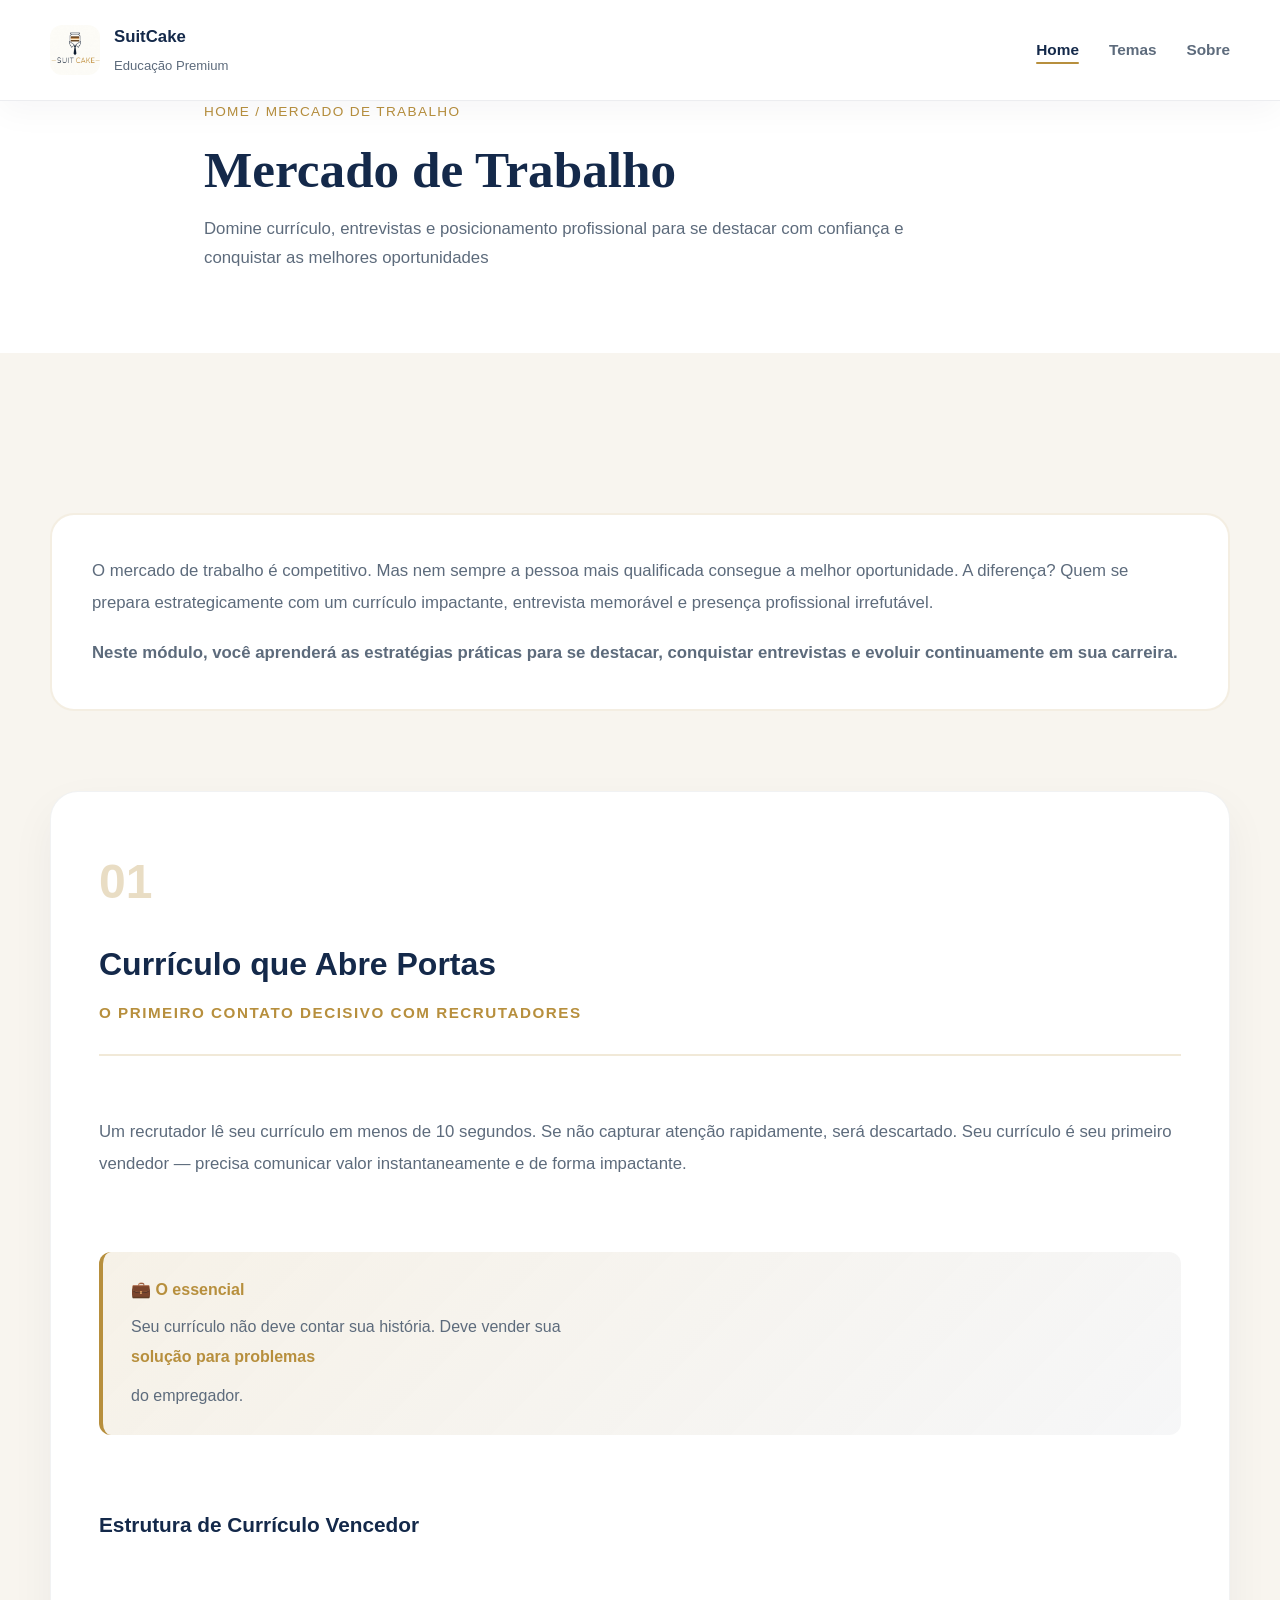
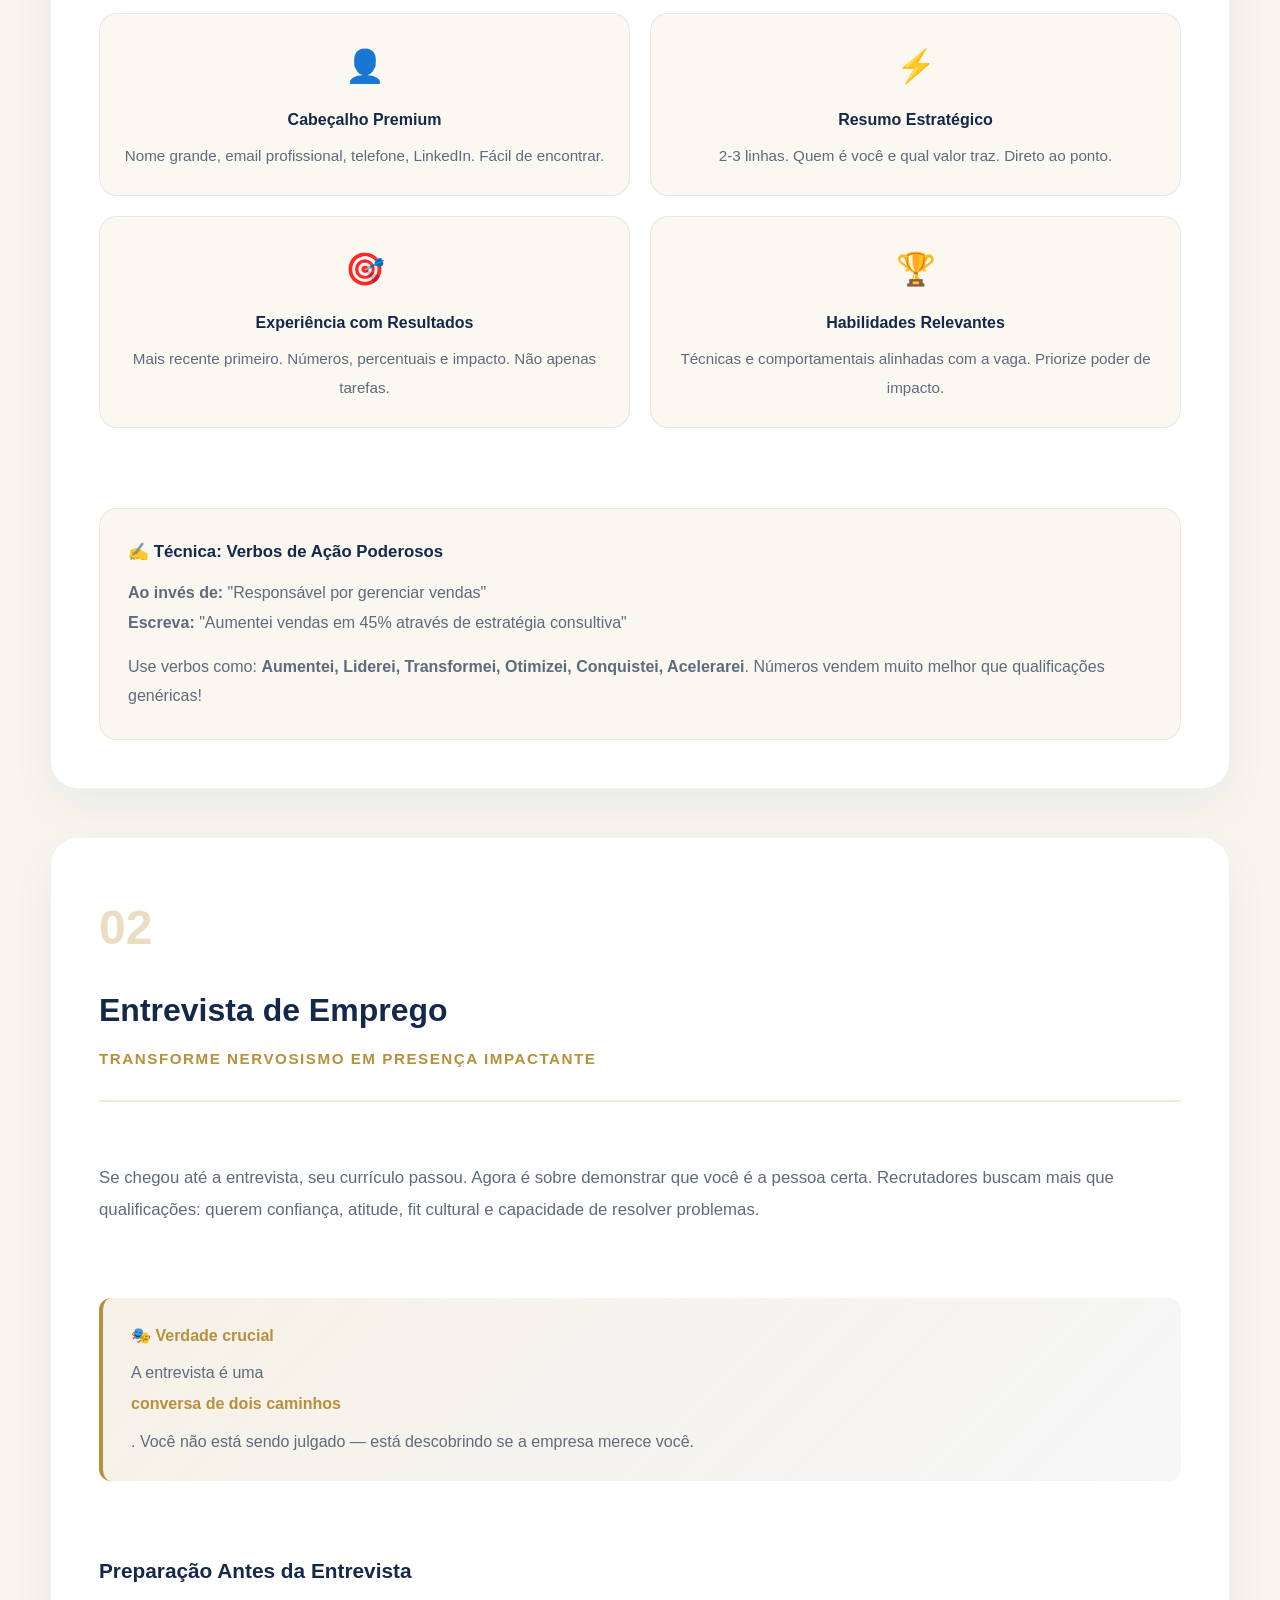
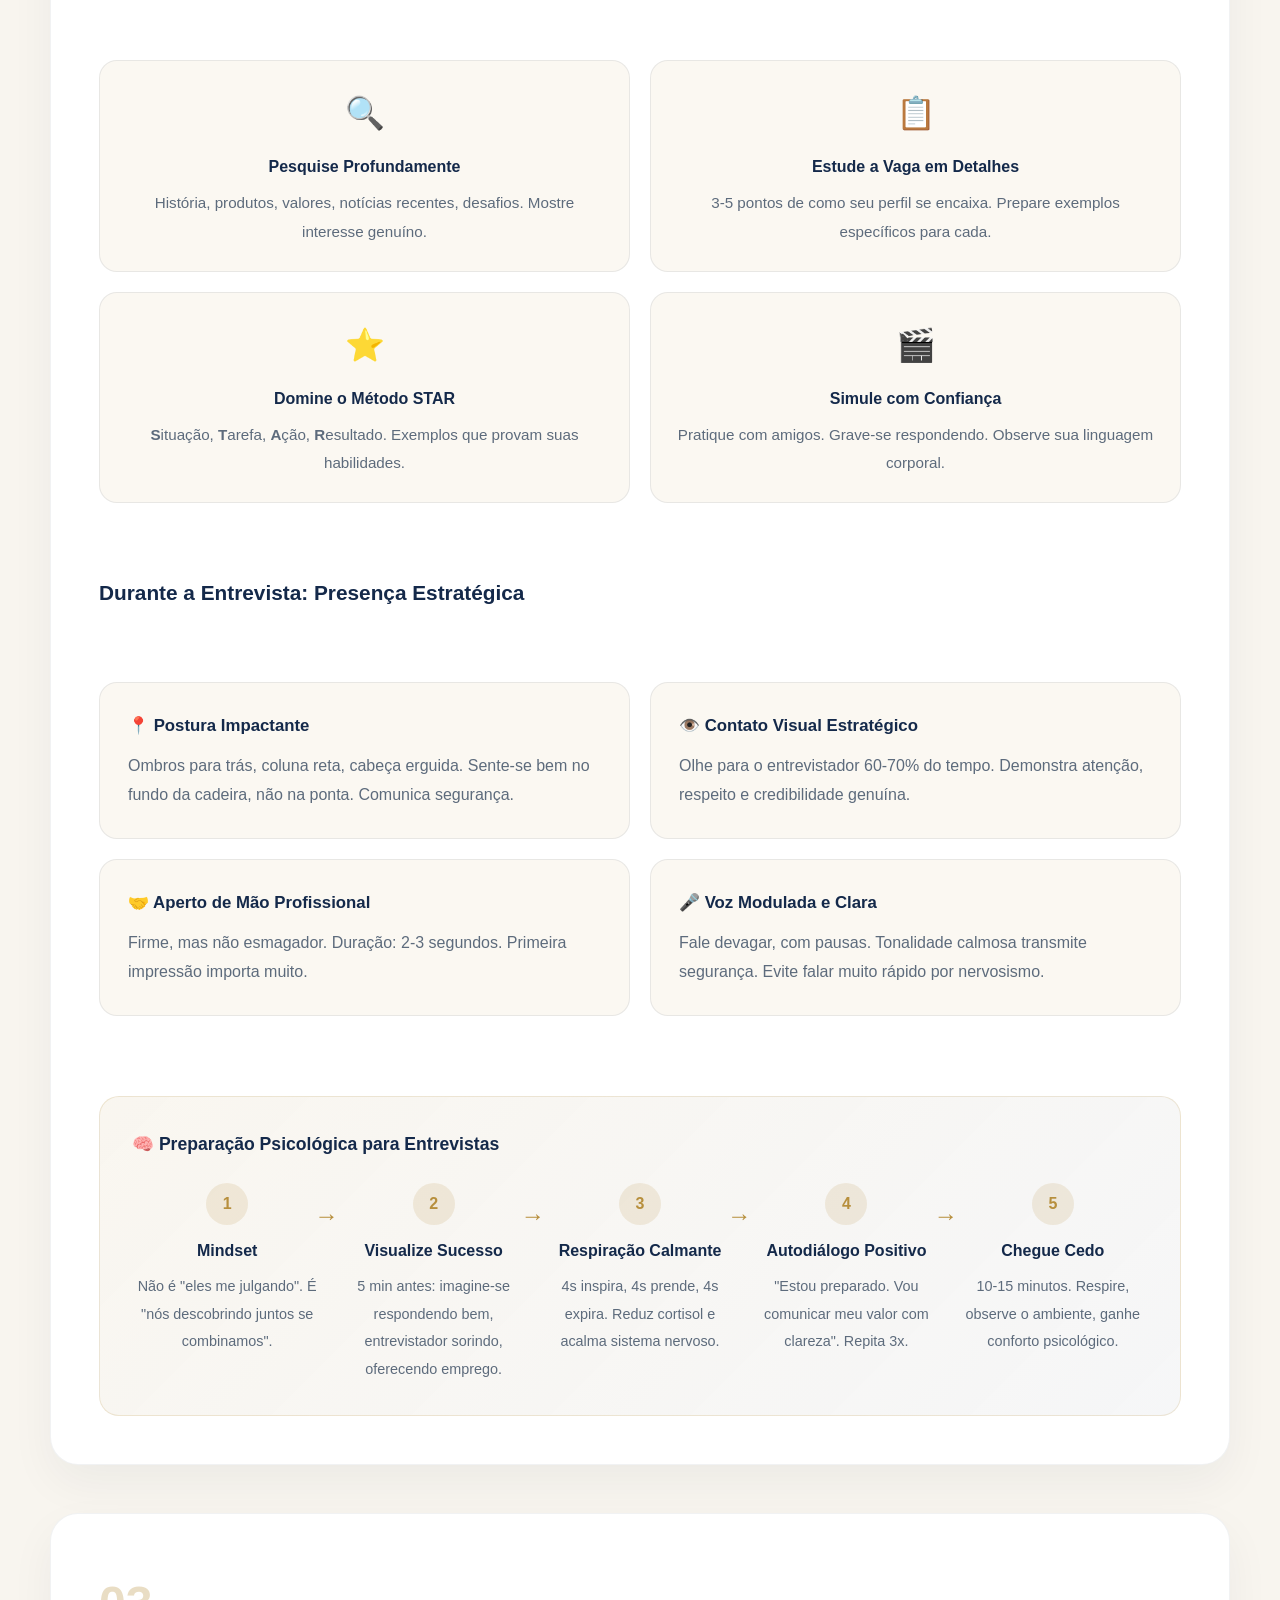
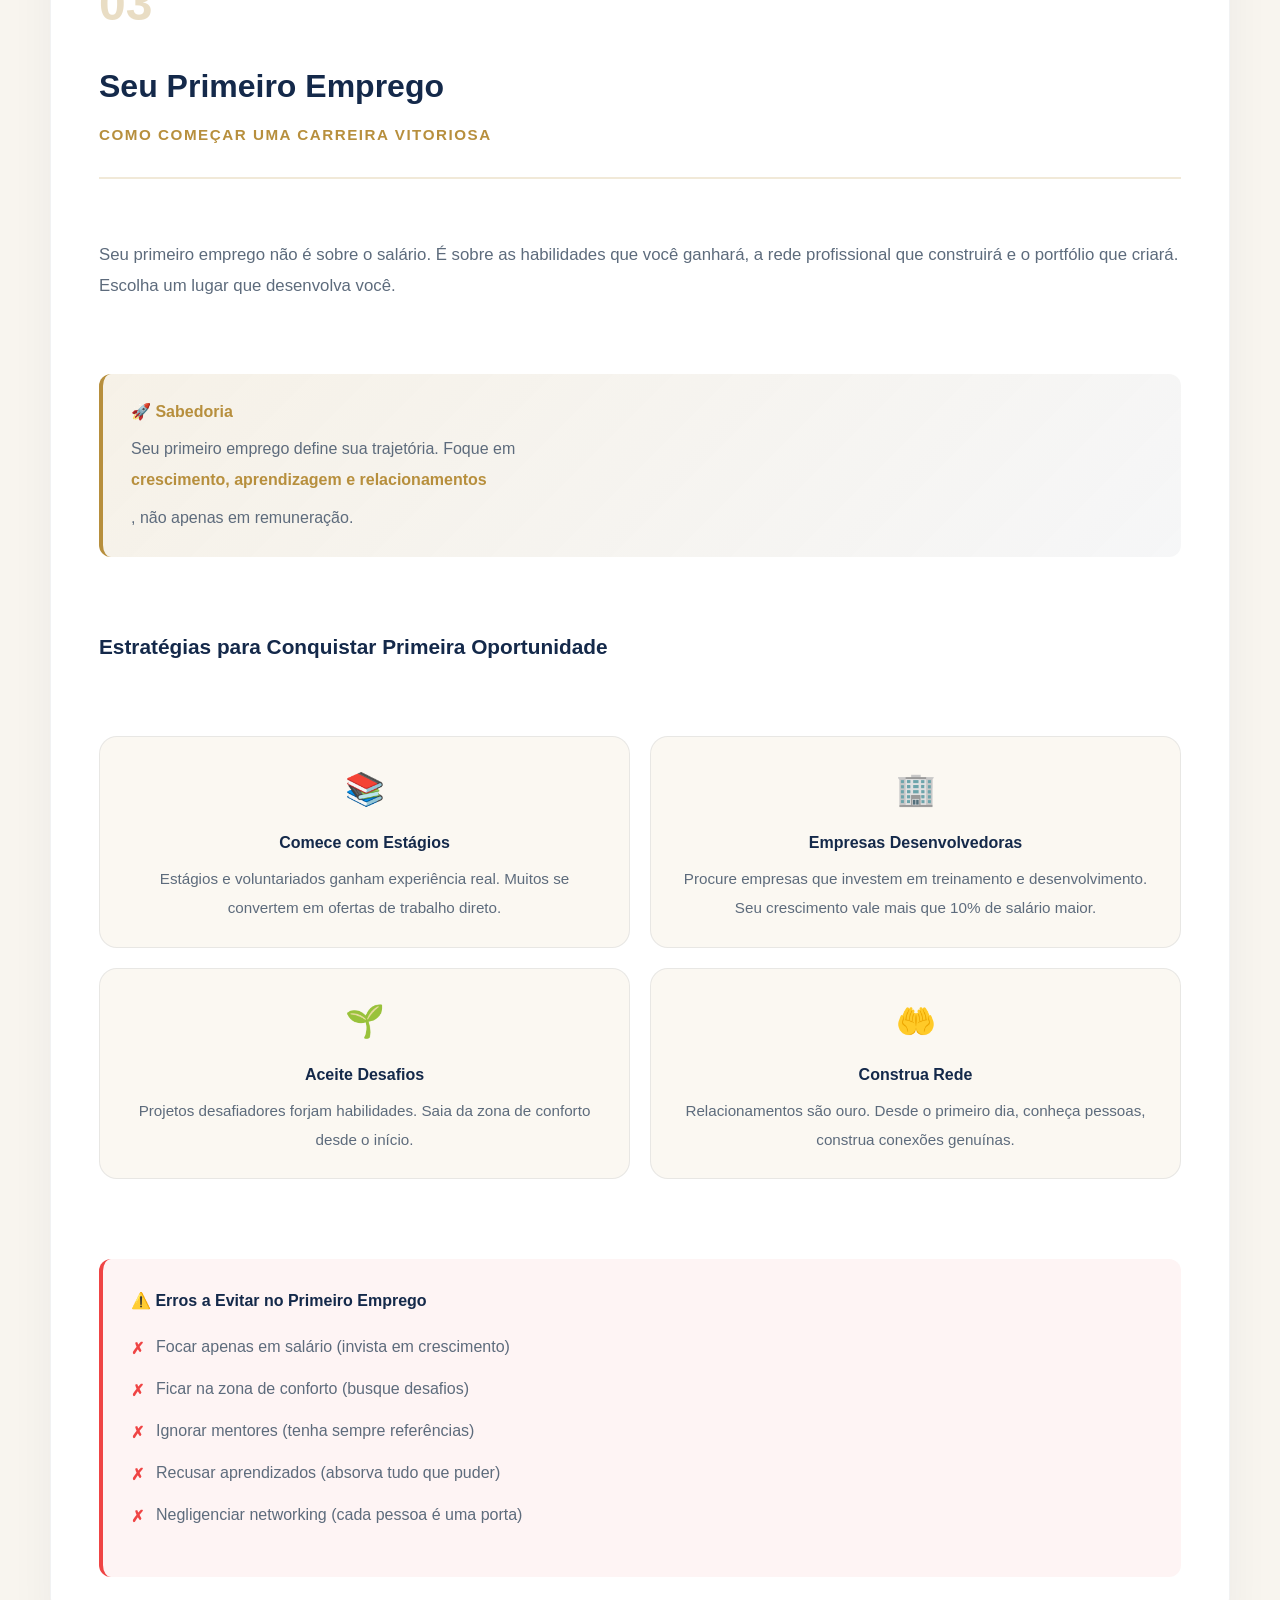
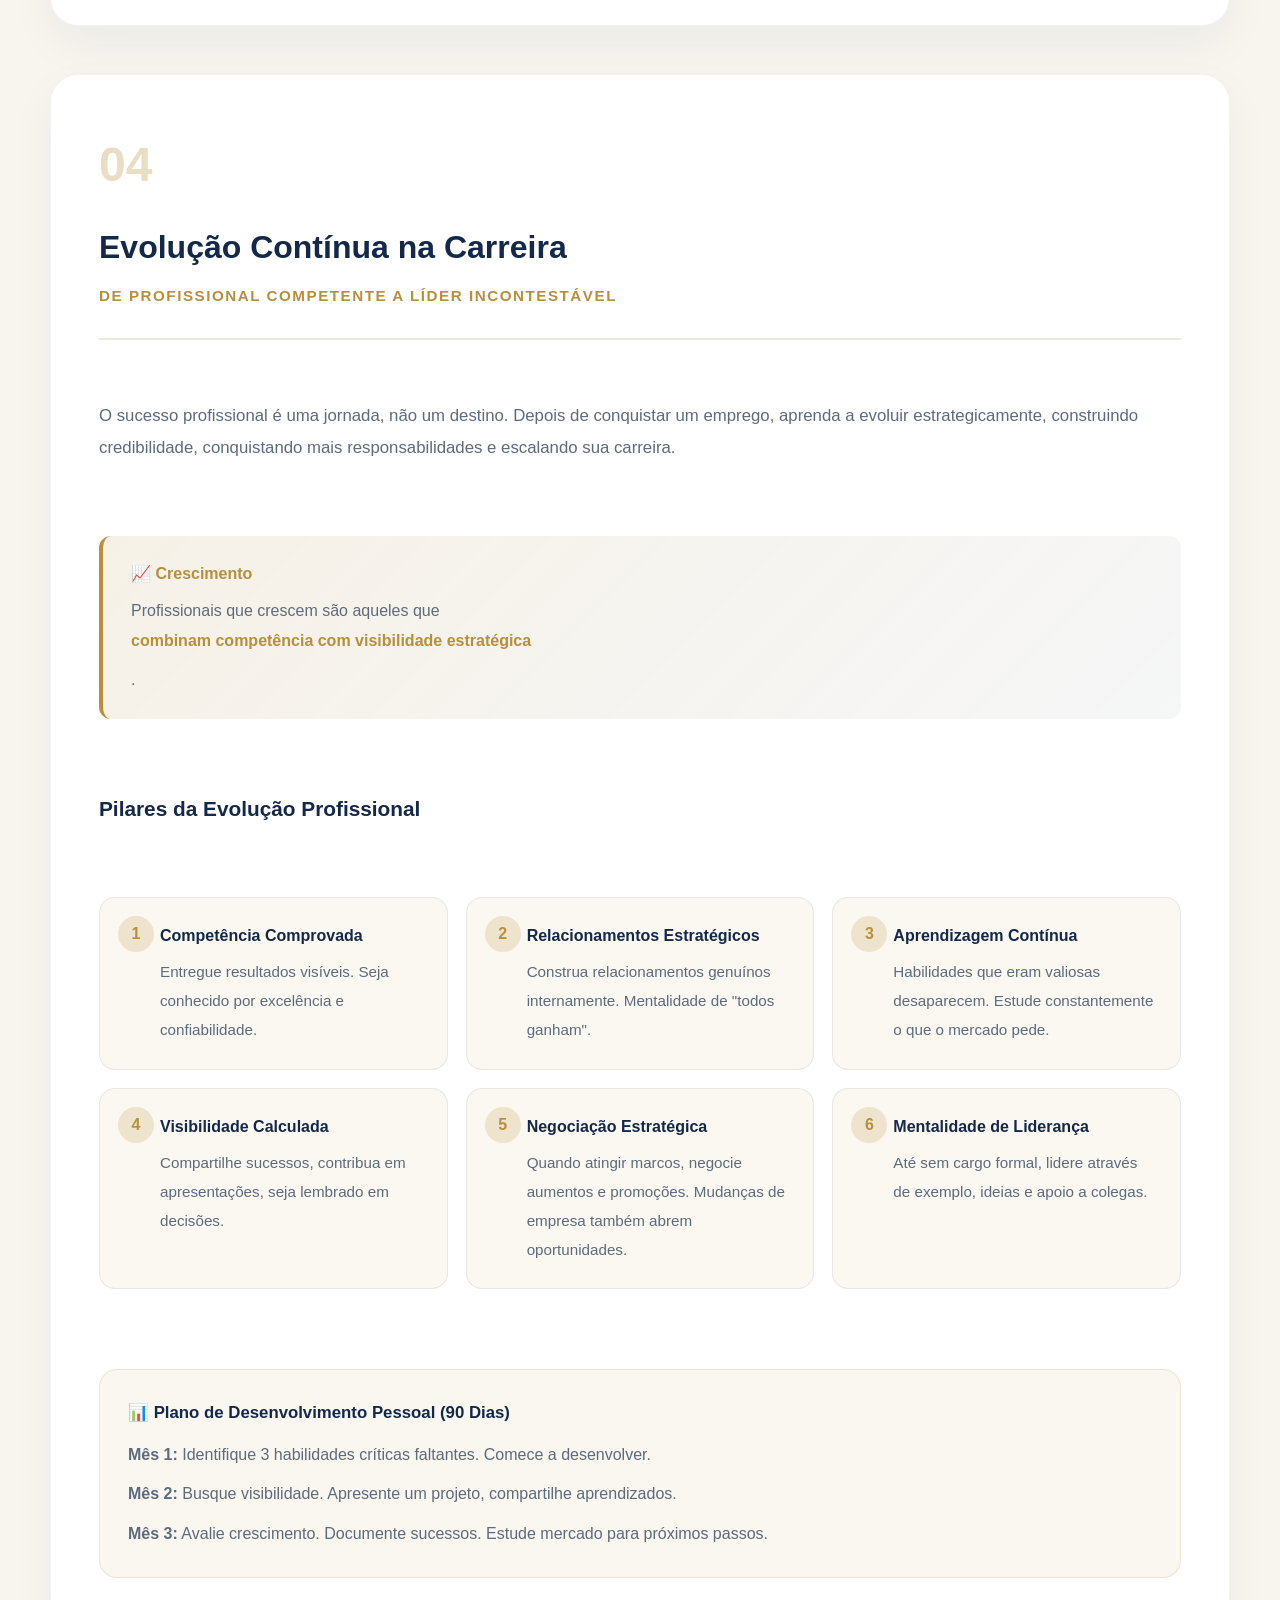
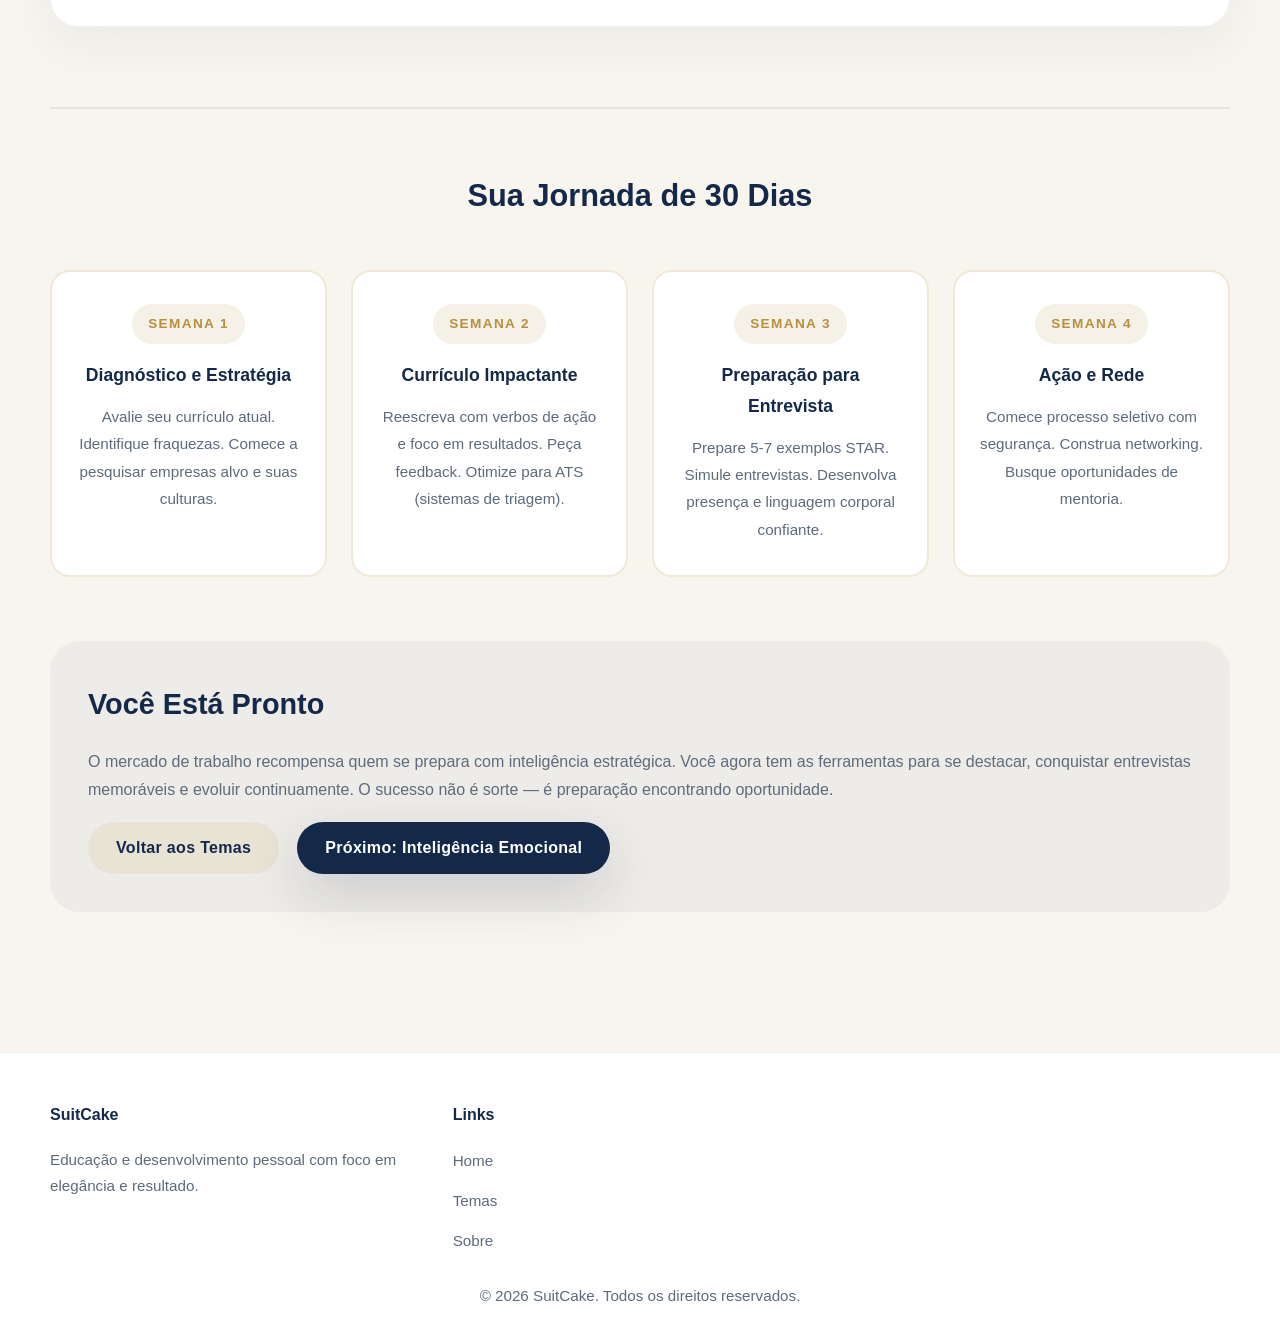
<file: mercado-trabalho.html>
﻿<!DOCTYPE html>
<html lang="pt-BR">
<head>
    <meta charset="UTF-8">
    <meta name="viewport" content="width=device-width, initial-scale=1.0">
    <title>Mercado de Trabalho - SuitCake</title>
    <link rel="stylesheet" href="style.css">
</head>
<body>
    <nav class="navbar">
        <div class="navbar-container">
            <div class="navbar-logo">
                <img src="imagem/logo-suitcake.jpeg" alt="SuitCake Logo" class="logo-image">
                <div class="logo-text">
                    <span class="site-name">SuitCake</span>
                    <span class="site-subtitle">Educação Premium</span>
                </div>
            </div>
            <div class="navbar-menu">
                <a href="index.html" class="nav-link">Home</a>
                <a href="index.html#temas" class="nav-link">Temas</a>
                <a href="index.html#sobre" class="nav-link">Sobre</a>
            </div>
            <button class="hamburger" type="button" aria-label="Abrir menu">
                <span></span>
            </button>
        </div>
    </nav>

    <main>
        <section class="tema-header fade-item">
            <div class="tema-header-content">
                <div class="tema-breadcrumb">Home / Mercado de Trabalho</div>
                <h1 class="tema-title">Mercado de Trabalho</h1>
                <p class="tema-subtitle">Domine currículo, entrevistas e posicionamento profissional para se destacar com confiança e conquistar as melhores oportunidades</p>
            </div>
        </section>

        <section class="tema-content">
            <div class="container">
                <div class="intro-section fade-item">
                    <div class="intro-card">
                        <p class="intro-text">O mercado de trabalho é competitivo. Mas nem sempre a pessoa mais qualificada consegue a melhor oportunidade. A diferença? Quem se prepara estrategicamente com um currículo impactante, entrevista memorável e presença profissional irrefutável.</p>
                        <p class="intro-highlight">Neste módulo, você aprenderá as estratégias práticas para se destacar, conquistar entrevistas e evoluir continuamente em sua carreira.</p>
                    </div>
                </div>

                <div class="modules-section">
                    <!-- Módulo 1: Currículo que Abre Portas -->
                    <div class="module-card fade-item">
                        <div class="module-header">
                            <div class="module-number">01</div>
                            <h2 class="module-title">Currículo que Abre Portas</h2>
                            <p class="module-subtitle">O primeiro contato decisivo com recrutadores</p>
                        </div>
                        <div class="module-body">
                            <p class="module-intro">Um recrutador lê seu currículo em menos de 10 segundos. Se não capturar atenção rapidamente, será descartado. Seu currículo é seu primeiro vendedor — precisa comunicar valor instantaneamente e de forma impactante.</p>
                            <div class="highlight-tip">
                                <strong>💼 O essencial</strong>
                                <p>Seu currículo não deve contar sua história. Deve vender sua <strong>solução para problemas</strong> do empregador.</p>
                            </div>
                            <h3>Estrutura de Currículo Vencedor</h3>
                            <div class="techniques-grid">
                                <div class="technique-card">
                                    <span class="technique-icon">👤</span>
                                    <h4>Cabeçalho Premium</h4>
                                    <p>Nome grande, email profissional, telefone, LinkedIn. Fácil de encontrar.</p>
                                </div>
                                <div class="technique-card">
                                    <span class="technique-icon">⚡</span>
                                    <h4>Resumo Estratégico</h4>
                                    <p>2-3 linhas. Quem é você e qual valor traz. Direto ao ponto.</p>
                                </div>
                                <div class="technique-card">
                                    <span class="technique-icon">🎯</span>
                                    <h4>Experiência com Resultados</h4>
                                    <p>Mais recente primeiro. Números, percentuais e impacto. Não apenas tarefas.</p>
                                </div>
                                <div class="technique-card">
                                    <span class="technique-icon">🏆</span>
                                    <h4>Habilidades Relevantes</h4>
                                    <p>Técnicas e comportamentais alinhadas com a vaga. Priorize poder de impacto.</p>
                                </div>
                            </div>
                            <div class="practice-box">
                                <h4>✍️ Técnica: Verbos de Ação Poderosos</h4>
                                <p><strong>Ao invés de:</strong> "Responsável por gerenciar vendas"<br><strong>Escreva:</strong> "Aumentei vendas em 45% através de estratégia consultiva"</p>
                                <p style="margin-top: 14px;">Use verbos como: <strong>Aumentei, Liderei, Transformei, Otimizei, Conquistei, Acelerarei</strong>. Números vendem muito melhor que qualificações genéricas!</p>
                            </div>
                        </div>
                    </div>

                    <!-- Módulo 2: Entrevista de Emprego -->
                    <div class="module-card fade-item">
                        <div class="module-header">
                            <div class="module-number">02</div>
                            <h2 class="module-title">Entrevista de Emprego</h2>
                            <p class="module-subtitle">Transforme nervosismo em presença impactante</p>
                        </div>
                        <div class="module-body">
                            <p class="module-intro">Se chegou até a entrevista, seu currículo passou. Agora é sobre demonstrar que você é a pessoa certa. Recrutadores buscam mais que qualificações: querem confiança, atitude, fit cultural e capacidade de resolver problemas.</p>
                            <div class="highlight-tip">
                                <strong>🎭 Verdade crucial</strong>
                                <p>A entrevista é uma <strong>conversa de dois caminhos</strong>. Você não está sendo julgado — está descobrindo se a empresa merece você.</p>
                            </div>
                            <h3>Preparação Antes da Entrevista</h3>
                            <div class="techniques-grid">
                                <div class="technique-card">
                                    <span class="technique-icon">🔍</span>
                                    <h4>Pesquise Profundamente</h4>
                                    <p>História, produtos, valores, notícias recentes, desafios. Mostre interesse genuíno.</p>
                                </div>
                                <div class="technique-card">
                                    <span class="technique-icon">📋</span>
                                    <h4>Estude a Vaga em Detalhes</h4>
                                    <p>3-5 pontos de como seu perfil se encaixa. Prepare exemplos específicos para cada.</p>
                                </div>
                                <div class="technique-card">
                                    <span class="technique-icon">⭐</span>
                                    <h4>Domine o Método STAR</h4>
                                    <p><strong>S</strong>ituação, <strong>T</strong>arefa, <strong>A</strong>ção, <strong>R</strong>esultado. Exemplos que provam suas habilidades.</p>
                                </div>
                                <div class="technique-card">
                                    <span class="technique-icon">🎬</span>
                                    <h4>Simule com Confiança</h4>
                                    <p>Pratique com amigos. Grave-se respondendo. Observe sua linguagem corporal.</p>
                                </div>
                            </div>
                            <h3>Durante a Entrevista: Presença Estratégica</h3>
                            <div class="presence-items">
                                <div class="presence-card">
                                    <h4>📍 Postura Impactante</h4>
                                    <p>Ombros para trás, coluna reta, cabeça erguida. Sente-se bem no fundo da cadeira, não na ponta. Comunica segurança.</p>
                                </div>
                                <div class="presence-card">
                                    <h4>👁️ Contato Visual Estratégico</h4>
                                    <p>Olhe para o entrevistador 60-70% do tempo. Demonstra atenção, respeito e credibilidade genuína.</p>
                                </div>
                                <div class="presence-card">
                                    <h4>🤝 Aperto de Mão Profissional</h4>
                                    <p>Firme, mas não esmagador. Duração: 2-3 segundos. Primeira impressão importa muito.</p>
                                </div>
                                <div class="presence-card">
                                    <h4>🎤 Voz Modulada e Clara</h4>
                                    <p>Fale devagar, com pausas. Tonalidade calmosa transmite segurança. Evite falar muito rápido por nervosismo.</p>
                                </div>
                            </div>
                            <div class="structure-box">
                                <h4>🧠 Preparação Psicológica para Entrevistas</h4>
                                <div class="structure-steps">
                                    <div class="step">
                                        <span class="step-num">1</span>
                                        <strong>Mindset</strong>
                                        <p>Não é "eles me julgando". É "nós descobrindo juntos se combinamos".</p>
                                    </div>
                                    <div class="step">
                                        <span class="step-num">2</span>
                                        <strong>Visualize Sucesso</strong>
                                        <p>5 min antes: imagine-se respondendo bem, entrevistador sorindo, oferecendo emprego.</p>
                                    </div>
                                    <div class="step">
                                        <span class="step-num">3</span>
                                        <strong>Respiração Calmante</strong>
                                        <p>4s inspira, 4s prende, 4s expira. Reduz cortisol e acalma sistema nervoso.</p>
                                    </div>
                                    <div class="step">
                                        <span class="step-num">4</span>
                                        <strong>Autodiálogo Positivo</strong>
                                        <p>"Estou preparado. Vou comunicar meu valor com clareza". Repita 3x.</p>
                                    </div>
                                    <div class="step">
                                        <span class="step-num">5</span>
                                        <strong>Chegue Cedo</strong>
                                        <p>10-15 minutos. Respire, observe o ambiente, ganhe conforto psicológico.</p>
                                    </div>
                                </div>
                            </div>
                        </div>
                    </div>

                    <!-- Módulo 3: Primeiro Emprego -->
                    <div class="module-card fade-item">
                        <div class="module-header">
                            <div class="module-number">03</div>
                            <h2 class="module-title">Seu Primeiro Emprego</h2>
                            <p class="module-subtitle">Como começar uma carreira vitoriosa</p>
                        </div>
                        <div class="module-body">
                            <p class="module-intro">Seu primeiro emprego não é sobre o salário. É sobre as habilidades que você ganhará, a rede profissional que construirá e o portfólio que criará. Escolha um lugar que desenvolva você.</p>
                            <div class="highlight-tip">
                                <strong>🚀 Sabedoria</strong>
                                <p>Seu primeiro emprego define sua trajetória. Foque em <strong>crescimento, aprendizagem e relacionamentos</strong>, não apenas em remuneração.</p>
                            </div>
                            <h3>Estratégias para Conquistar Primeira Oportunidade</h3>
                            <div class="techniques-grid">
                                <div class="technique-card">
                                    <span class="technique-icon">📚</span>
                                    <h4>Comece com Estágios</h4>
                                    <p>Estágios e voluntariados ganham experiência real. Muitos se convertem em ofertas de trabalho direto.</p>
                                </div>
                                <div class="technique-card">
                                    <span class="technique-icon">🏢</span>
                                    <h4>Empresas Desenvolvedoras</h4>
                                    <p>Procure empresas que investem em treinamento e desenvolvimento. Seu crescimento vale mais que 10% de salário maior.</p>
                                </div>
                                <div class="technique-card">
                                    <span class="technique-icon">🌱</span>
                                    <h4>Aceite Desafios</h4>
                                    <p>Projetos desafiadores forjam habilidades. Saia da zona de conforto desde o início.</p>
                                </div>
                                <div class="technique-card">
                                    <span class="technique-icon">🤲</span>
                                    <h4>Construa Rede</h4>
                                    <p>Relacionamentos são ouro. Desde o primeiro dia, conheça pessoas, construa conexões genuínas.</p>
                                </div>
                            </div>
                            <div class="warning-box">
                                <h4>⚠️ Erros a Evitar no Primeiro Emprego</h4>
                                <ul>
                                    <li>Focar apenas em salário (invista em crescimento)</li>
                                    <li>Ficar na zona de conforto (busque desafios)</li>
                                    <li>Ignorar mentores (tenha sempre referências)</li>
                                    <li>Recusar aprendizados (absorva tudo que puder)</li>
                                    <li>Negligenciar networking (cada pessoa é uma porta)</li>
                                </ul>
                            </div>
                        </div>
                    </div>

                    <!-- Módulo 4: Evolução Contínua -->
                    <div class="module-card fade-item">
                        <div class="module-header">
                            <div class="module-number">04</div>
                            <h2 class="module-title">Evolução Contínua na Carreira</h2>
                            <p class="module-subtitle">De profissional competente a líder incontestável</p>
                        </div>
                        <div class="module-body">
                            <p class="module-intro">O sucesso profissional é uma jornada, não um destino. Depois de conquistar um emprego, aprenda a evoluir estrategicamente, construindo credibilidade, conquistando mais responsabilidades e escalando sua carreira.</p>
                            <div class="highlight-tip">
                                <strong>📈 Crescimento</strong>
                                <p>Profissionais que crescem são aqueles que <strong>combinam competência com visibilidade estratégica</strong>.</p>
                            </div>
                            <h3>Pilares da Evolução Profissional</h3>
                            <div class="pillars-grid">
                                <div class="pillar-item">
                                    <span class="pillar-number">1</span>
                                    <strong>Competência Comprovada</strong>
                                    <p>Entregue resultados visíveis. Seja conhecido por excelência e confiabilidade.</p>
                                </div>
                                <div class="pillar-item">
                                    <span class="pillar-number">2</span>
                                    <strong>Relacionamentos Estratégicos</strong>
                                    <p>Construa relacionamentos genuínos internamente. Mentalidade de "todos ganham".</p>
                                </div>
                                <div class="pillar-item">
                                    <span class="pillar-number">3</span>
                                    <strong>Aprendizagem Contínua</strong>
                                    <p>Habilidades que eram valiosas desaparecem. Estude constantemente o que o mercado pede.</p>
                                </div>
                                <div class="pillar-item">
                                    <span class="pillar-number">4</span>
                                    <strong>Visibilidade Calculada</strong>
                                    <p>Compartilhe sucessos, contribua em apresentações, seja lembrado em decisões.</p>
                                </div>
                                <div class="pillar-item">
                                    <span class="pillar-number">5</span>
                                    <strong>Negociação Estratégica</strong>
                                    <p>Quando atingir marcos, negocie aumentos e promoções. Mudanças de empresa também abrem oportunidades.</p>
                                </div>
                                <div class="pillar-item">
                                    <span class="pillar-number">6</span>
                                    <strong>Mentalidade de Liderança</strong>
                                    <p>Até sem cargo formal, lidere através de exemplo, ideias e apoio a colegas.</p>
                                </div>
                            </div>
                            <div class="practice-box">
                                <h4>📊 Plano de Desenvolvimento Pessoal (90 Dias)</h4>
                                <p><strong>Mês 1:</strong> Identifique 3 habilidades críticas faltantes. Comece a desenvolver.</p>
                                <p style="margin-top: 10px;"><strong>Mês 2:</strong> Busque visibilidade. Apresente um projeto, compartilhe aprendizados.</p>
                                <p style="margin-top: 10px;"><strong>Mês 3:</strong> Avalie crescimento. Documente sucessos. Estude mercado para próximos passos.</p>
                            </div>
                        </div>
                    </div>
                </div>

                <div class="learning-path fade-item">
                    <h2>Sua Jornada de 30 Dias</h2>
                    <div class="path-timeline">
                        <div class="timeline-item">
                            <span class="timeline-week">Semana 1</span>
                            <h4>Diagnóstico e Estratégia</h4>
                            <p>Avalie seu currículo atual. Identifique fraquezas. Comece a pesquisar empresas alvo e suas culturas.</p>
                        </div>
                        <div class="timeline-item">
                            <span class="timeline-week">Semana 2</span>
                            <h4>Currículo Impactante</h4>
                            <p>Reescreva com verbos de ação e foco em resultados. Peça feedback. Otimize para ATS (sistemas de triagem).</p>
                        </div>
                        <div class="timeline-item">
                            <span class="timeline-week">Semana 3</span>
                            <h4>Preparação para Entrevista</h4>
                            <p>Prepare 5-7 exemplos STAR. Simule entrevistas. Desenvolva presença e linguagem corporal confiante.</p>
                        </div>
                        <div class="timeline-item">
                            <span class="timeline-week">Semana 4</span>
                            <h4>Ação e Rede</h4>
                            <p>Comece processo seletivo com segurança. Construa networking. Busque oportunidades de mentoria.</p>
                        </div>
                    </div>
                </div>

                <div class="cta-final fade-item">
                    <h3>Você Está Pronto</h3>
                    <p>O mercado de trabalho recompensa quem se prepara com inteligência estratégica. Você agora tem as ferramentas para se destacar, conquistar entrevistas memoráveis e evoluir continuamente. O sucesso não é sorte — é preparação encontrando oportunidade.</p>
                    <div class="hero-actions">
                        <a href="index.html#temas" class="btn btn-secondary">Voltar aos Temas</a>
                        <a href="inteligencia-emocional.html" class="btn btn-primary">Próximo: Inteligência Emocional</a>
                    </div>
                </div>
            </div>
        </section>
    </main>

    <footer class="footer">
        <div class="container">
            <div class="footer-content">
                <div class="footer-section">
                    <h4>SuitCake</h4>
                    <p>Educação e desenvolvimento pessoal com foco em elegância e resultado.</p>
                </div>
                <div class="footer-section">
                    <h4>Links</h4>
                    <ul>
                        <li><a href="index.html">Home</a></li>
                        <li><a href="index.html#temas">Temas</a></li>
                        <li><a href="index.html#sobre">Sobre</a></li>
                    </ul>
                </div>
            </div>
            <div class="footer-bottom">
                <p>&copy; 2026 SuitCake. Todos os direitos reservados.</p>
            </div>
        </div>
    </footer>

    <script src="script.js"></script>
</body>
</html>
</file>
<file: style.css>
﻿:root {
    --bg-base: #f8f5ef;
    --surface: #ffffff;
    --surface-soft: #fbf8f2;
    --text-primary: #172036;
    --text-secondary: #5d6b7c;
    --accent: #14294a;
    --accent-soft: #7184a0;
    --gold: #b78f3d;
    --gold-soft: #f2e4b3;
    --border: rgba(20, 34, 63, 0.12);
    --shadow: 0 28px 80px rgba(20, 34, 63, 0.08);
    --radius: 30px;
    --radius-sm: 18px;
    --spacing-xs: 8px;
    --spacing-sm: 14px;
    --spacing-md: 22px;
    --spacing-lg: 34px;
    --spacing-xl: 56px;
    --font-main: 'Segoe UI', Tahoma, Geneva, Verdana, sans-serif;
    --font-secondary: 'Georgia', 'Times New Roman', serif;
    --transition: 0.35s ease;
}

* {
    margin: 0;
    padding: 0;
    box-sizing: border-box;
}

html {
    scroll-behavior: smooth;
}

body {
    min-height: 100vh;
    font-family: var(--font-main);
    font-size: 16px;
    color: var(--text-primary);
    background: var(--bg-base);
    line-height: 1.75;
    overflow-x: hidden;
}

img {
    max-width: 100%;
    display: block;
}

a {
    color: inherit;
    text-decoration: none;
}

button,
input,
textarea {
    font: inherit;
}

.container {
    width: min(1180px, calc(100% - 48px));
    margin: 0 auto;
}

.section {
    padding: 100px 0;
}

.section-alt {
    background: var(--surface);
}

.section-header {
    max-width: 680px;
    margin-bottom: 40px;
}

.section-label {
    display: inline-flex;
    align-items: center;
    gap: 10px;
    color: var(--gold);
    font-weight: 700;
    text-transform: uppercase;
    letter-spacing: 0.15em;
    font-size: 0.8rem;
}

.section-title {
    font-size: clamp(2.4rem, 4vw, 4rem);
    line-height: 1.06;
    margin-top: 18px;
    margin-bottom: 18px;
    color: var(--accent);
}

.section-text {
    color: var(--text-secondary);
    font-size: 1rem;
}

.navbar {
    position: fixed;
    inset: 0 0 auto 0;
    z-index: 1000;
    background: rgba(255, 255, 255, 0.96);
    backdrop-filter: blur(18px);
    border-bottom: 1px solid rgba(20, 34, 63, 0.08);
    box-shadow: 0 10px 32px rgba(20, 34, 63, 0.04);
}

.navbar.scrolled {
    box-shadow: 0 20px 50px rgba(20, 34, 63, 0.12);
}

.navbar-container {
    display: flex;
    align-items: center;
    justify-content: space-between;
    padding: 22px 0;
    width: min(1180px, calc(100% - 48px));
    margin: 0 auto;
}

.navbar-logo {
    display: flex;
    align-items: center;
    gap: 14px;
}

.logo-image {
    width: 50px;
    height: 50px;
    object-fit: contain;
    border-radius: 12px;
}

.logo-mark {
    width: 52px;
    height: 52px;
    display: inline-flex;
    align-items: center;
    justify-content: center;
    border-radius: 18px;
    background: var(--surface);
    box-shadow: 0 18px 45px rgba(20, 34, 63, 0.08);
    border: 1px solid rgba(183, 143, 61, 0.18);
}

.logo-mark svg {
    width: 26px;
    height: 26px;
    color: var(--gold);
}

.logo-text {
    display: flex;
    flex-direction: column;
    gap: 4px;
}

.logo-text .site-name {
    font-size: 1.05rem;
    font-weight: 700;
    color: var(--accent);
}

.logo-text .site-subtitle {
    font-size: 0.82rem;
    color: var(--text-secondary);
}

.navbar-menu {
    display: flex;
    align-items: center;
    gap: 30px;
}

.nav-link {
    position: relative;
    color: var(--text-secondary);
    font-size: 0.96rem;
    font-weight: 600;
    transition: color var(--transition);
}

.nav-link:hover,
.nav-link.active {
    color: var(--accent);
}

.nav-link::after {
    content: '';
    position: absolute;
    inset: auto 0 0 0;
    height: 2px;
    border-radius: 999px;
    background: var(--gold);
    width: 0;
    transform-origin: left;
    transition: width var(--transition);
}

.nav-link:hover::after,
.nav-link.active::after {
    width: 100%;
}

.hamburger {
    display: none;
    width: 42px;
    height: 42px;
    border-radius: 14px;
    background: rgba(20, 34, 63, 0.06);
    border: 1px solid rgba(20, 34, 63, 0.08);
    align-items: center;
    justify-content: center;
    cursor: pointer;
}

.hamburger span,
.hamburger span::before,
.hamburger span::after {
    content: '';
    display: block;
    width: 18px;
    height: 2px;
    border-radius: 999px;
    background: var(--accent);
    transition: transform var(--transition), opacity var(--transition);
}

.hamburger span::before {
    transform: translateY(-6px);
}

.hamburger span::after {
    transform: translateY(6px);
}

.hamburger.active span {
    transform: rotate(45deg);
}

.hamburger.active span::before {
    transform: rotate(90deg);
}

.hamburger.active span::after {
    opacity: 0;
}

.navbar-menu.open {
    display: flex;
    flex-direction: column;
    gap: 18px;
    padding: 22px;
    position: absolute;
    top: 100%;
    right: 24px;
    left: 24px;
    background: rgba(255, 255, 255, 0.98);
    border: 1px solid rgba(20, 34, 63, 0.08);
    border-radius: 24px;
    box-shadow: 0 28px 80px rgba(20, 34, 63, 0.1);
}

.hero {
    display: grid;
    grid-template-columns: 1.1fr 0.9fr;
    align-items: center;
    min-height: calc(100vh - 92px);
    padding: 120px 0 80px;
    gap: 48px;
}

.hero-copy {
    max-width: 640px;
    display: flex;
    flex-direction: column;
    gap: 28px;
}

.hero-logo {
    display: inline-flex;
    align-items: center;
    gap: 16px;
    padding: 18px 24px;
    border-radius: 999px;
    background: rgba(183, 143, 61, 0.08);
    border: 1px solid rgba(183, 143, 61, 0.18);
    width: fit-content;
}

.hero-logo .hero-mark {
    width: 40px;
    height: 40px;
}

.hero-logo {
    display: inline-flex;
    align-items: center;
    justify-content: center;
    margin-bottom: 28px;
}

.hero-logo-image {
    width: 120px;
    height: 120px;
    object-fit: contain;
    animation: float 3s ease-in-out infinite;
}

@keyframes float {
    0%, 100% {
        transform: translateY(0);
    }
    50% {
        transform: translateY(-10px);
    }
}

.hero-title {
    font-family: var(--font-secondary);
    font-size: clamp(2.8rem, 4vw, 4.4rem);
    line-height: 0.98;
    color: var(--accent);
}

.hero-description {
    color: var(--text-secondary);
    font-size: 1.1rem;
    max-width: 560px;
}

.hero-actions {
    display: flex;
    flex-wrap: wrap;
    gap: 18px;
}

.hero-visual {
    position: relative;
    min-height: 420px;
    display: flex;
    align-items: center;
    justify-content: center;
}

.hero-visual::before {
    content: '';
    position: absolute;
    inset: 0;
    margin: auto;
    width: 100%;
    height: 100%;
    max-width: 520px;
    max-height: 420px;
    border-radius: 40px;
    background: linear-gradient(135deg, rgba(183, 143, 61, 0.12), rgba(20, 34, 63, 0.03));
    filter: blur(34px);
    z-index: 0;
}

.hero-card {
    position: relative;
    z-index: 1;
    width: 100%;
    max-width: 520px;
    background: var(--surface);
    border: 1px solid rgba(20, 34, 63, 0.06);
    border-radius: 36px;
    padding: 42px 38px;
    box-shadow: var(--shadow);
}

.hero-card .hero-label {
    display: inline-flex;
    align-items: center;
    gap: 10px;
    color: var(--gold);
    font-size: 0.82rem;
    font-weight: 700;
    text-transform: uppercase;
    letter-spacing: 0.16em;
    margin-bottom: 18px;
}

.hero-card h2 {
    font-size: clamp(1.8rem, 2.4vw, 2.6rem);
    line-height: 1.12;
    margin-bottom: 18px;
    color: var(--accent);
}

.hero-card p {
    color: var(--text-secondary);
    margin-bottom: 24px;
}

.hero-card ul {
    list-style: none;
    display: grid;
    gap: 16px;
}

.hero-card li {
    display: flex;
    align-items: flex-start;
    gap: 14px;
    color: var(--text-secondary);
}

.hero-card li::before {
    content: '•';
    color: var(--gold);
    font-weight: 700;
    margin-top: 2px;
}

.btn {
    display: inline-flex;
    align-items: center;
    justify-content: center;
    min-height: 52px;
    padding: 0 28px;
    border-radius: 999px;
    border: none;
    cursor: pointer;
    transition: transform var(--transition), background-color var(--transition), color var(--transition), box-shadow var(--transition);
    font-weight: 700;
    letter-spacing: 0.02em;
}

.btn-primary {
    background: var(--accent);
    color: #ffffff;
    box-shadow: 0 20px 55px rgba(20, 34, 63, 0.16);
}

.btn-secondary {
    background: rgba(183, 143, 61, 0.1);
    color: var(--accent);
}

.btn:hover {
    transform: translateY(-2px);
}

.theme-grid {
    display: grid;
    grid-template-columns: repeat(2, minmax(0, 1fr));
    gap: 28px;
}

.theme-card {
    background: var(--surface);
    border: 1px solid rgba(20, 34, 63, 0.06);
    border-radius: 28px;
    padding: 32px;
    box-shadow: 0 18px 45px rgba(20, 34, 63, 0.06);
    transition: transform var(--transition), box-shadow var(--transition), border-color var(--transition);
}

.theme-card:hover {
    transform: translateY(-8px);
    box-shadow: 0 24px 70px rgba(20, 34, 63, 0.12);
    border-color: rgba(20, 34, 63, 0.12);
}

.theme-icon {
    width: 58px;
    height: 58px;
    border-radius: 18px;
    display: grid;
    place-items: center;
    margin-bottom: 24px;
    background: rgba(183, 143, 61, 0.1);
    color: var(--gold);
    font-size: 1.5rem;
}

.theme-card h3 {
    font-size: 1.5rem;
    margin-bottom: 14px;
    color: var(--accent);
}

.theme-card p {
    color: var(--text-secondary);
    margin-bottom: 22px;
}

.theme-card .feature-list {
    display: grid;
    gap: 14px;
    margin-bottom: 28px;
}

.theme-card .feature {
    display: inline-flex;
    align-items: center;
    gap: 10px;
    color: var(--accent);
    font-weight: 600;
}

.theme-card .btn-secondary {
    padding: 12px 22px;
    font-size: 0.95rem;
}

.about-grid {
    display: grid;
    grid-template-columns: 1.05fr 0.95fr;
    gap: 36px;
    align-items: center;
}

.about-copy h2 {
    font-size: clamp(2.2rem, 3.4vw, 3.4rem);
    margin-bottom: 18px;
    color: var(--accent);
}

.about-copy p {
    color: var(--text-secondary);
    margin-bottom: 20px;
}

.info-cards {
    display: grid;
    gap: 20px;
}

.info-card {
    padding: 28px;
    border-radius: 24px;
    background: var(--surface);
    border: 1px solid rgba(20, 34, 63, 0.06);
    box-shadow: 0 18px 40px rgba(20, 34, 63, 0.05);
}

.info-card h4 {
    font-size: 1.08rem;
    margin-bottom: 14px;
    color: var(--accent);
}

.info-card p {
    color: var(--text-secondary);
}

.features-bar {
    padding: 30px 36px;
    background: linear-gradient(135deg, rgba(183, 143, 61, 0.08), rgba(20, 34, 63, 0.04));
    border-radius: 26px;
    border: 1px solid rgba(183, 143, 61, 0.18);
    display: grid;
    grid-template-columns: repeat(3, minmax(0, 1fr));
    gap: 24px;
    margin-top: 40px;
}

.feature-pill {
    display: grid;
    gap: 10px;
}

.feature-pill strong {
    display: block;
    color: var(--accent);
    font-size: 1rem;
}

.feature-pill span {
    color: var(--text-secondary);
    font-size: 0.95rem;
}

.footer {
    background: var(--surface);
    border-top: 1px solid rgba(20, 34, 63, 0.08);
    padding: 48px 0 28px;
}

.footer-content {
    display: grid;
    grid-template-columns: repeat(3, minmax(0, 1fr));
    gap: 28px;
    margin-bottom: 28px;
}

.footer-section h4 {
    font-size: 1rem;
    margin-bottom: 18px;
    color: var(--accent);
}

.footer-section p,
.footer-section li a {
    color: var(--text-secondary);
    font-size: 0.95rem;
}

.footer-section ul {
    list-style: none;
    display: grid;
    gap: 12px;
}

.footer-bottom {
    text-align: center;
    color: var(--text-secondary);
    font-size: 0.95rem;
}

.tema-header {
    position: relative;
    padding: 100px 0 80px;
    background: var(--surface);
    overflow: hidden;
}

.tema-header-content {
    width: min(920px, calc(100% - 48px));
    margin: 0 auto;
    padding: 0 24px;
}

.tema-breadcrumb {
    color: var(--gold);
    font-size: 0.85rem;
    letter-spacing: 0.1em;
    text-transform: uppercase;
    margin-bottom: 20px;
}

.tema-title {
    font-family: var(--font-secondary);
    font-size: clamp(2.4rem, 4vw, 3.4rem);
    line-height: 1.02;
    color: var(--accent);
    margin-bottom: 18px;
}

.tema-subtitle {
    color: var(--text-secondary);
    font-size: 1.05rem;
    max-width: 760px;
}

.tema-content {
    padding: 100px 0 140px;
}

.content-grid {
    display: grid;
    grid-template-columns: 1.1fr 0.9fr;
    gap: 32px;
    align-items: start;
}

.content-copy {
    display: grid;
    gap: 28px;
}

.content-copy h2 {
    font-size: clamp(2rem, 3vw, 2.6rem);
    color: var(--accent);
}

.content-copy p,
.content-copy li {
    color: var(--text-secondary);
    line-height: 1.9;
}

.content-aside {
    display: grid;
    gap: 22px;
}

.highlight-box {
    padding: 28px;
    border-radius: 26px;
    background: rgba(183, 143, 61, 0.1);
    border: 1px solid rgba(183, 143, 61, 0.18);
}

.highlight-box h3 {
    font-size: 1.05rem;
    margin-bottom: 14px;
    color: var(--accent);
}

.highlight-box p {
    color: var(--text-secondary);
}

.module-block {
    display: grid;
    gap: 24px;
    margin-top: 48px;
}

.module-card {
    background: var(--surface);
    border: 1px solid rgba(20, 34, 63, 0.08);
    border-radius: 28px;
    padding: 30px;
    box-shadow: 0 18px 45px rgba(20, 34, 63, 0.05);
}

.module-card h3 {
    margin-bottom: 16px;
    color: var(--accent);
    font-size: 1.4rem;
}

.module-card h4 {
    font-size: 1rem;
    margin-bottom: 12px;
    color: var(--accent);
}

.module-card ul {
    list-style: none;
    display: grid;
    gap: 14px;
    margin: 18px 0;
}

.module-card li {
    display: flex;
    align-items: flex-start;
    gap: 12px;
    color: var(--text-secondary);
}

.module-card li::before {
    content: '•';
    color: var(--gold);
    margin-top: 2px;
}

.roadmap {
    margin-top: 56px;
    display: grid;
    gap: 24px;
}

.roadmap h3 {
    font-size: clamp(1.9rem, 2.6vw, 2.4rem);
    margin-bottom: 18px;
    color: var(--accent);
}

.steps-grid {
    display: grid;
    grid-template-columns: repeat(4, minmax(0, 1fr));
    gap: 20px;
}

.step-card {
    background: var(--surface);
    border-radius: 24px;
    border: 1px solid rgba(20, 34, 63, 0.08);
    padding: 24px;
    box-shadow: 0 18px 40px rgba(20, 34, 63, 0.05);
}

.step-number {
    display: inline-flex;
    align-items: center;
    justify-content: center;
    width: 42px;
    height: 42px;
    border-radius: 14px;
    background: rgba(183, 143, 61, 0.12);
    color: var(--gold);
    font-weight: 700;
    margin-bottom: 16px;
}

.step-card h4 {
    margin-bottom: 10px;
    color: var(--accent);
}

.step-card p {
    color: var(--text-secondary);
    line-height: 1.85;
}

.cta-final {
    margin-top: 64px;
    padding: 38px;
    background: rgba(20, 34, 63, 0.04);
    border-radius: 30px;
    display: grid;
    gap: 18px;
}

.cta-final h3 {
    font-size: 1.8rem;
    color: var(--accent);
}

.cta-final p {
    color: var(--text-secondary);
}

.fade-item {
    opacity: 0;
    transform: translateY(24px);
    transition: opacity 0.8s ease, transform 0.8s ease;
}

.fade-item.visible {
    opacity: 1;
    transform: translateY(0);
}

@media (max-width: 1000px) {
    .hero {
        grid-template-columns: 1fr;
        padding-top: 110px;
    }

    .hero-visual {
        order: -1;
        min-height: 360px;
    }

    .about-grid,
    .content-grid {
        grid-template-columns: 1fr;
    }

    .features-bar {
        grid-template-columns: 1fr;
    }

    .theme-grid {
        grid-template-columns: 1fr;
    }

    .footer-content {
        grid-template-columns: 1fr;
    }
}

@media (max-width: 720px) {
    .navbar-container {
        gap: 18px;
    }

    .navbar-menu {
        display: none;
    }

    .hamburger {
        display: flex;
    }

    .hero {
        padding-top: 90px;
    }

    .hero-card {
        padding: 28px;
    }

    .hero-actions {
        flex-direction: column;
    }

    .section {
        padding: 70px 0;
    }

    .theme-card,
    .info-card,
    .module-card,
    .step-card,
    .highlight-box {
        padding: 26px;
        border-radius: 24px;
    }

    .steps-grid {
        grid-template-columns: 1fr 1fr;
    }
}

@media (max-width: 560px) {
    .steps-grid {
        grid-template-columns: 1fr;
    }

    .navbar-container {
        padding: 18px 0;
    }

    .navbar-menu.open {
        left: 16px;
        right: 16px;
    }

    .techniques-grid,
    .pillars-grid,
    .presence-items,
    .path-timeline {
        grid-template-columns: 1fr;
    }

    .structure-steps {
        flex-direction: column;
    }
}

/* ========================
   PÁGINA DE COMUNICAÇÃO
   ======================== */

.intro-section {
    margin: 60px 0;
}

.intro-card {
    padding: 40px;
    background: rgba(183, 143, 61, 0.08);
    border-radius: 28px;
    border: 1px solid rgba(183, 143, 61, 0.18);
}

.intro-text {
    color: var(--text-secondary);
    font-size: 1.05rem;
    margin-bottom: 18px;
    line-height: 1.9;
}

.intro-highlight {
    font-size: 1.2rem;
    color: var(--accent);
    font-weight: 600;
    line-height: 1.8;
}

.modules-section {
    display: grid;
    gap: 48px;
    margin: 80px 0;
}

.module-card {
    background: var(--surface);
    border: 1px solid rgba(20, 34, 63, 0.06);
    border-radius: 28px;
    padding: 48px;
    box-shadow: 0 18px 45px rgba(20, 34, 63, 0.05);
    transition: transform var(--transition), box-shadow var(--transition);
}

.module-card:hover {
    transform: translateY(-4px);
    box-shadow: 0 24px 70px rgba(20, 34, 63, 0.12);
}

.module-header {
    margin-bottom: 40px;
    padding-bottom: 28px;
    border-bottom: 2px solid rgba(183, 143, 61, 0.2);
    position: relative;
}

.module-number {
    display: inline-block;
    font-size: 3rem;
    font-weight: 700;
    color: rgba(183, 143, 61, 0.3);
    margin-bottom: 12px;
}

.module-title {
    font-size: 2rem;
    color: var(--accent);
    margin-bottom: 8px;
}

.module-subtitle {
    color: var(--gold);
    font-size: 0.95rem;
    font-weight: 600;
    text-transform: uppercase;
    letter-spacing: 0.1em;
}

.module-body {
    display: grid;
    gap: 28px;
}

.module-body h3 {
    font-size: 1.3rem;
    color: var(--accent);
    margin-top: 20px;
    margin-bottom: 18px;
}

.module-body p {
    color: var(--text-secondary);
    line-height: 1.9;
}

.module-intro {
    font-size: 1.05rem;
    color: var(--text-secondary);
    padding: 20px 0;
}

.highlight-tip {
    padding: 24px 28px;
    background: linear-gradient(135deg, rgba(183, 143, 61, 0.12), rgba(20, 34, 63, 0.04));
    border-left: 4px solid var(--gold);
    border-radius: 12px;
    margin: 24px 0;
}

.highlight-tip strong {
    display: block;
    color: var(--gold);
    font-size: 1rem;
    margin-bottom: 8px;
}

.highlight-tip p {
    color: var(--text-secondary);
    margin: 0;
}

.techniques-grid {
    display: grid;
    grid-template-columns: repeat(2, minmax(0, 1fr));
    gap: 20px;
    margin: 24px 0;
}

.technique-card {
    padding: 24px;
    background: var(--surface-soft);
    border: 1px solid rgba(20, 34, 63, 0.08);
    border-radius: 18px;
    text-align: center;
    transition: transform var(--transition), box-shadow var(--transition);
}

.technique-card:hover {
    transform: translateY(-4px);
    box-shadow: 0 16px 40px rgba(20, 34, 63, 0.1);
}

.technique-icon {
    display: block;
    font-size: 2rem;
    margin-bottom: 12px;
}

.technique-card h4 {
    color: var(--accent);
    margin-bottom: 8px;
    font-size: 1rem;
}

.technique-card p {
    color: var(--text-secondary);
    font-size: 0.95rem;
}

.practice-box {
    padding: 28px;
    background: rgba(183, 143, 61, 0.08);
    border-radius: 18px;
    border: 1px solid rgba(183, 143, 61, 0.18);
    margin-top: 28px;
}

.practice-box h4 {
    color: var(--accent);
    margin-bottom: 12px;
    font-size: 1.05rem;
}

.practice-box p {
    color: var(--text-secondary);
    line-height: 1.85;
}

.pillars-grid {
    display: grid;
    grid-template-columns: repeat(3, minmax(0, 1fr));
    gap: 18px;
    margin: 24px 0;
}

.pillar-item {
    padding: 24px;
    background: var(--surface-soft);
    border-radius: 16px;
    border: 1px solid rgba(20, 34, 63, 0.08);
    position: relative;
    padding-left: 60px;
}

.pillar-number {
    position: absolute;
    left: 18px;
    top: 18px;
    width: 36px;
    height: 36px;
    display: grid;
    place-items: center;
    border-radius: 50%;
    background: rgba(183, 143, 61, 0.2);
    color: var(--gold);
    font-weight: 700;
}

.pillar-item strong {
    display: block;
    color: var(--accent);
    margin-bottom: 8px;
}

.pillar-item p {
    color: var(--text-secondary);
    font-size: 0.95rem;
}

.structure-box {
    padding: 32px;
    background: linear-gradient(135deg, rgba(183, 143, 61, 0.08), rgba(20, 34, 63, 0.04));
    border-radius: 20px;
    border: 1px solid rgba(183, 143, 61, 0.18);
    margin-top: 28px;
}

.structure-box h4 {
    color: var(--accent);
    margin-bottom: 24px;
    font-size: 1.1rem;
}

.structure-steps {
    display: flex;
    gap: 16px;
    justify-content: space-between;
}

.step {
    flex: 1;
    text-align: center;
    position: relative;
}

.step:not(:last-child)::after {
    content: '→';
    position: absolute;
    right: -16px;
    top: 12px;
    color: var(--gold);
    font-size: 1.5rem;
    font-weight: bold;
}

.step-num {
    display: block;
    width: 42px;
    height: 42px;
    margin: 0 auto 12px;
    border-radius: 50%;
    background: rgba(183, 143, 61, 0.15);
    color: var(--gold);
    display: grid;
    place-items: center;
    font-weight: 700;
}

.step strong {
    display: block;
    color: var(--accent);
    margin-bottom: 8px;
}

.step p {
    color: var(--text-secondary);
    font-size: 0.9rem;
}

.presence-items {
    display: grid;
    grid-template-columns: repeat(2, minmax(0, 1fr));
    gap: 20px;
    margin: 24px 0;
}

.presence-card {
    padding: 28px;
    background: var(--surface-soft);
    border: 1px solid rgba(20, 34, 63, 0.08);
    border-radius: 18px;
}

.presence-card h4 {
    color: var(--accent);
    margin-bottom: 12px;
    font-size: 1.05rem;
}

.presence-card p {
    color: var(--text-secondary);
    line-height: 1.8;
}

.warning-box {
    padding: 28px;
    background: rgba(239, 68, 68, 0.06);
    border-left: 4px solid #ef4444;
    border-radius: 12px;
    margin-top: 28px;
}

.warning-box h4 {
    color: var(--accent);
    margin-bottom: 16px;
}

.warning-box ul {
    list-style: none;
    display: grid;
    gap: 12px;
}

.warning-box li {
    display: flex;
    align-items: flex-start;
    gap: 12px;
    color: var(--text-secondary);
}

.warning-box li::before {
    content: '✗';
    color: #ef4444;
    font-weight: 700;
    flex-shrink: 0;
}

.learning-path {
    margin-top: 80px;
    padding-top: 60px;
    border-top: 2px solid rgba(20, 34, 63, 0.08);
}

.learning-path h2 {
    font-size: clamp(1.8rem, 2.4vw, 2.4rem);
    color: var(--accent);
    margin-bottom: 48px;
    text-align: center;
}

.path-timeline {
    display: grid;
    grid-template-columns: repeat(4, minmax(0, 1fr));
    gap: 24px;
}

.timeline-item {
    padding: 32px 24px;
    background: var(--surface);
    border: 2px solid rgba(183, 143, 61, 0.2);
    border-radius: 20px;
    text-align: center;
    position: relative;
    transition: all var(--transition);
}

.timeline-item:hover {
    border-color: var(--gold);
    box-shadow: 0 20px 50px rgba(183, 143, 61, 0.12);
}

.timeline-week {
    display: inline-block;
    padding: 8px 16px;
    background: rgba(183, 143, 61, 0.12);
    color: var(--gold);
    border-radius: 20px;
    font-size: 0.85rem;
    font-weight: 700;
    text-transform: uppercase;
    letter-spacing: 0.1em;
    margin-bottom: 16px;
}

.timeline-item h4 {
    color: var(--accent);
    margin-bottom: 12px;
    font-size: 1.1rem;
}

.timeline-item p {
    color: var(--text-secondary);
    font-size: 0.95rem;
    line-height: 1.8;
}

@media (max-width: 1000px) {
    .techniques-grid,
    .pillars-grid,
    .presence-items {
        grid-template-columns: 1fr;
    }

    .path-timeline {
        grid-template-columns: repeat(2, minmax(0, 1fr));
    }

    .module-card {
        padding: 32px;
    }
}

@media (max-width: 720px) {
    .path-timeline {
        grid-template-columns: 1fr;
    }

    .structure-steps {
        flex-direction: column;
    }

    .step:not(:last-child)::after {
        display: none;
    }

    .module-card {
        padding: 24px;
    }

    .intro-card {
        padding: 24px;
    }
}

/* ==================== EDUCAÇÃO FINANCEIRA STYLES ==================== */

/* Intro Section */
.intro-section {
    margin: 60px 0;
    padding: 0;
}

.intro-card {
    padding: 40px;
    background: var(--surface);
    border: 2px solid rgba(183, 143, 61, 0.15);
    border-radius: 24px;
    margin-bottom: 48px;
}

.intro-card h2 {
    font-size: clamp(1.8rem, 2.4vw, 2.4rem);
    color: var(--accent);
    margin-bottom: 16px;
    line-height: 1.3;
}

.intro-card p {
    color: var(--text-secondary);
    font-size: 1.05rem;
    line-height: 1.9;
}

.intro-stats {
    display: grid;
    grid-template-columns: repeat(3, minmax(0, 1fr));
    gap: 20px;
    margin-top: 32px;
}

.stat-box {
    display: flex;
    flex-direction: column;
    align-items: center;
    padding: 24px;
    background: var(--surface-soft);
    border: 1px solid rgba(20, 34, 63, 0.08);
    border-radius: 18px;
    text-align: center;
    transition: all var(--transition);
}

.stat-box:hover {
    background: var(--surface);
    border-color: var(--gold);
    box-shadow: 0 12px 32px rgba(183, 143, 61, 0.1);
}

.stat-icon {
    font-size: 2.4rem;
    margin-bottom: 12px;
    display: block;
}

.stat-box strong {
    display: block;
    color: var(--accent);
    font-size: 1.2rem;
    margin-bottom: 4px;
}

.stat-box p {
    color: var(--text-secondary);
    font-size: 0.95rem;
}

/* Modules Section */
.modules-section {
    margin: 80px 0;
}

.modules-section > h2 {
    font-size: clamp(1.8rem, 2.4vw, 2.4rem);
    color: var(--accent);
    margin-bottom: 48px;
    text-align: center;
}

/* Income Grid */
.income-grid {
    display: grid;
    grid-template-columns: repeat(2, minmax(0, 1fr));
    gap: 28px;
    margin: 24px 0;
}

.income-card {
    padding: 32px;
    background: var(--surface);
    border: 2px solid rgba(20, 34, 63, 0.1);
    border-radius: 20px;
    border-left: 5px solid var(--gold);
    transition: all var(--transition);
}

.income-card:hover {
    box-shadow: 0 20px 50px rgba(183, 143, 61, 0.12);
    transform: translateY(-2px);
}

.income-active {
    border-left-color: #10b981;
}

.income-passive {
    border-left-color: #f59e0b;
}

.income-card h3 {
    color: var(--accent);
    margin-bottom: 20px;
    font-size: 1.2rem;
}

.income-card ul {
    list-style: none;
    display: grid;
    gap: 12px;
}

.income-card li {
    display: flex;
    align-items: flex-start;
    gap: 12px;
    color: var(--text-secondary);
}

.income-card li::before {
    content: '→';
    color: var(--gold);
    font-weight: 700;
    flex-shrink: 0;
}

/* Rule 50/30/20 */
.rule-box {
    padding: 40px;
    background: linear-gradient(135deg, rgba(183, 143, 61, 0.08), rgba(20, 34, 63, 0.02));
    border: 2px solid rgba(183, 143, 61, 0.15);
    border-radius: 24px;
    margin: 40px 0;
}

.rule-box h3 {
    color: var(--accent);
    margin-bottom: 32px;
    font-size: 1.3rem;
    text-align: center;
}

.rule-breakdown {
    display: grid;
    grid-template-columns: repeat(3, minmax(0, 1fr));
    gap: 24px;
}

.rule-item {
    text-align: center;
    padding: 28px;
    background: var(--surface);
    border-radius: 18px;
    border: 1px solid rgba(20, 34, 63, 0.08);
}

.rule-percent {
    display: block;
    font-size: 3rem;
    font-weight: 900;
    color: var(--gold);
    margin-bottom: 12px;
    line-height: 1;
}

.rule-label {
    display: block;
    color: var(--accent);
    font-size: 1.1rem;
    font-weight: 600;
    margin-bottom: 16px;
}

.rule-description {
    color: var(--text-secondary);
    font-size: 0.95rem;
    line-height: 1.7;
}

/* Tools Section */
.tools-section {
    margin: 40px 0;
}

.tools-grid {
    display: grid;
    grid-template-columns: repeat(3, minmax(0, 1fr));
    gap: 20px;
    margin-top: 24px;
}

.tool-item {
    padding: 24px;
    background: var(--surface-soft);
    border: 1px solid rgba(20, 34, 63, 0.08);
    border-radius: 16px;
    text-align: center;
    transition: all var(--transition);
}

.tool-item:hover {
    background: var(--surface);
    border-color: var(--gold);
    box-shadow: 0 12px 32px rgba(183, 143, 61, 0.08);
}

.tool-icon {
    font-size: 2rem;
    margin-bottom: 12px;
    display: block;
}

.tool-item strong {
    display: block;
    color: var(--accent);
    font-size: 1rem;
}

/* Mindset Grid */
.mindset-grid {
    display: grid;
    grid-template-columns: repeat(4, minmax(0, 1fr));
    gap: 20px;
    margin: 32px 0;
}

.mindset-card {
    padding: 28px;
    background: var(--surface);
    border: 2px solid rgba(20, 34, 63, 0.08);
    border-radius: 18px;
    text-align: center;
    transition: all var(--transition);
}

.mindset-card:hover {
    border-color: var(--gold);
    box-shadow: 0 16px 40px rgba(183, 143, 61, 0.12);
    transform: translateY(-3px);
}

.mindset-emoji {
    font-size: 2.8rem;
    display: block;
    margin-bottom: 16px;
}

.mindset-card h4 {
    color: var(--accent);
    font-size: 1.05rem;
    margin-bottom: 12px;
    min-height: 2.4em;
    display: flex;
    align-items: center;
    justify-content: center;
}

.mindset-card p {
    color: var(--text-secondary);
    font-size: 0.9rem;
    line-height: 1.7;
}

/* Highlight Insight */
.highlight-insight {
    padding: 28px;
    background: linear-gradient(135deg, rgba(183, 143, 61, 0.12), rgba(20, 34, 63, 0.04));
    border-left: 5px solid var(--gold);
    border-radius: 12px;
    margin: 32px 0;
    display: flex;
    align-items: flex-start;
    gap: 20px;
}

.insight-icon {
    font-size: 1.8rem;
    flex-shrink: 0;
    margin-top: 4px;
}

.highlight-insight p {
    color: var(--text-secondary);
    margin: 0;
    line-height: 1.8;
}

.highlight-insight strong {
    color: var(--accent);
    display: inline;
}

/* Investment Ladder */
.investment-ladder {
    margin: 48px 0;
}

.investment-ladder h3 {
    color: var(--accent);
    font-size: 1.3rem;
    margin-bottom: 32px;
}

.ladder-step {
    display: flex;
    align-items: center;
    gap: 24px;
    padding: 28px;
    background: var(--surface);
    border: 2px solid rgba(20, 34, 63, 0.1);
    border-radius: 18px;
    margin-bottom: 20px;
    transition: all var(--transition);
    position: relative;
}

.ladder-step:hover {
    border-color: var(--gold);
    box-shadow: 0 16px 40px rgba(183, 143, 61, 0.1);
}

.ladder-step:not(:last-child)::after {
    content: '↓';
    position: absolute;
    bottom: -28px;
    left: 50%;
    transform: translateX(-50%);
    color: var(--gold);
    font-size: 1.8rem;
    font-weight: bold;
}

.step-indicator {
    display: flex;
    align-items: center;
    justify-content: center;
    width: 60px;
    height: 60px;
    min-width: 60px;
    background: rgba(183, 143, 61, 0.15);
    color: var(--gold);
    border-radius: 50%;
    font-weight: 800;
    font-size: 1.6rem;
    border: 2px solid rgba(183, 143, 61, 0.3);
}

.ladder-step h4 {
    color: var(--accent);
    font-size: 1.15rem;
    margin-bottom: 8px;
}

.ladder-step p {
    color: var(--text-secondary);
    margin: 0;
}

.risk-badge {
    display: inline-block;
    padding: 6px 14px;
    border-radius: 20px;
    font-size: 0.8rem;
    font-weight: 700;
    text-transform: uppercase;
    letter-spacing: 0.08em;
    margin-top: 12px;
    margin-left: 16px;
}

.risk-low {
    background: rgba(16, 185, 129, 0.15);
    color: #10b981;
}

.risk-medium {
    background: rgba(245, 158, 11, 0.15);
    color: #f59e0b;
}

.risk-high {
    background: rgba(239, 68, 68, 0.15);
    color: #ef4444;
}

/* Success Tip */
.success-tip {
    padding: 24px 28px;
    background: linear-gradient(135deg, rgba(16, 185, 129, 0.08), rgba(20, 34, 63, 0.02));
    border-left: 4px solid #10b981;
    border-radius: 12px;
    margin: 28px 0;
}

.success-tip strong {
    display: block;
    color: #10b981;
    font-size: 1rem;
    margin-bottom: 8px;
}

.success-tip p {
    color: var(--text-secondary);
    margin: 0;
}

/* eBook Section */
.ebook-section {
    margin: 80px 0;
}

.ebook-card {
    display: grid;
    grid-template-columns: 1.05fr 0.95fr;
    gap: 36px;
    align-items: center;
    padding: 42px;
    background: var(--surface);
    border: 1px solid rgba(20, 34, 63, 0.08);
    border-radius: 28px;
    box-shadow: 0 18px 45px rgba(20, 34, 63, 0.07);
    transition: transform var(--transition), box-shadow var(--transition), border-color var(--transition);
}

.ebook-card:hover {
    transform: translateY(-4px);
    box-shadow: 0 24px 72px rgba(20, 34, 63, 0.12);
    border-color: rgba(20, 34, 63, 0.12);
}

.ebook-content {
    display: flex;
    flex-direction: column;
    gap: 24px;
}

.ebook-title {
    color: var(--accent);
    font-family: var(--font-secondary);
    font-size: clamp(1.9rem, 2.2vw, 2.2rem);
    line-height: 1.1;
    margin: 0;
}

.ebook-description {
    color: var(--text-secondary);
    font-size: 1.05rem;
    line-height: 1.8;
    max-width: 640px;
}

.ebook-actions {
    display: flex;
    flex-wrap: wrap;
    gap: 16px;
}

.ebook-header {
    display: flex;
    align-items: center;
    gap: 16px;
}

.ebook-icon {
    font-size: 3rem;
    display: block;
    flex-shrink: 0;
}

.ebook-header h3 {
    color: var(--accent);
    font-size: 1.4rem;
    margin: 0;
}

.ebook-features {
    list-style: none;
    display: grid;
    gap: 12px;
}

.ebook-features li {
    display: flex;
    align-items: center;
    gap: 12px;
    color: var(--text-secondary);
}

.ebook-features li::before {
    content: '✓';
    color: var(--gold);
    font-weight: 800;
    font-size: 1.2rem;
}

.btn-ebook {
    display: inline-block;
    padding: 16px 36px;
    background: var(--gold);
    color: var(--accent);
    border: none;
    border-radius: 16px;
    font-size: 1rem;
    font-weight: 700;
    cursor: pointer;
    transition: all var(--transition);
    text-decoration: none;
    width: fit-content;
    text-align: center;
    box-shadow: 0 8px 24px rgba(183, 143, 61, 0.2);
}

.btn-ebook:hover {
    background: linear-gradient(135deg, var(--gold), #a67f2f);
    box-shadow: 0 12px 32px rgba(183, 143, 61, 0.3);
    transform: translateY(-2px);
}

.ebook-visual {
    display: grid;
    place-items: center;
}

.ebook-mockup {
    width: 100%;
    max-width: 300px;
    aspect-ratio: 3/4;
    background: linear-gradient(135deg, rgba(183, 143, 61, 0.2), rgba(20, 34, 63, 0.08));
    background-size: cover;
    background-position: center;
    background-repeat: no-repeat;
    border-radius: 20px;
    border: 2px solid rgba(183, 143, 61, 0.2);
    display: flex;
    align-items: center;
    justify-content: center;
    font-size: 4rem;
    color: rgba(183, 143, 61, 0.3);
}

.ebook-cover-financeiro {
    background-image: url("imagem/capa-financeiro.png");
}

.ebook-cover-comunicacao {
    background-image: url("imagem/capa-comunicação.png");
}

/* Footer Logo */
.footer-logo {
    width: 40px;
    height: 40px;
    object-fit: contain;
    margin-bottom: 20px;
}

/* Responsive - Educação Financeira */
@media (max-width: 1000px) {
    .intro-stats {
        grid-template-columns: 1fr;
    }

    .income-grid {
        grid-template-columns: 1fr;
    }

    .rule-breakdown {
        grid-template-columns: 1fr;
    }

    .tools-grid {
        grid-template-columns: repeat(2, minmax(0, 1fr));
    }

    .mindset-grid {
        grid-template-columns: repeat(2, minmax(0, 1fr));
    }

    .ebook-card {
        grid-template-columns: 1fr;
        gap: 32px;
        padding: 32px;
    }

    .intro-card {
        padding: 32px;
    }

    .rule-box {
        padding: 32px;
    }
}

@media (max-width: 720px) {
    .intro-stats {
        grid-template-columns: 1fr;
    }

    .tools-grid {
        grid-template-columns: 1fr;
    }

    .mindset-grid {
        grid-template-columns: 1fr;
    }

    .ladder-step {
        flex-direction: column;
        align-items: flex-start;
        gap: 16px;
    }

    .ladder-step:not(:last-child)::after {
        display: none;
    }

    .risk-badge {
        margin-left: 0;
    }

    .ebook-card {
        grid-template-columns: 1fr;
        gap: 24px;
        padding: 24px;
    }

    .intro-card {
        padding: 24px;
    }

    .rule-box {
        padding: 24px;
    }

    .highlight-insight {
        flex-direction: column;
        gap: 12px;
    }

    .ebook-mockup {
        max-width: 200px;
        font-size: 3rem;
    }
}
</file>
